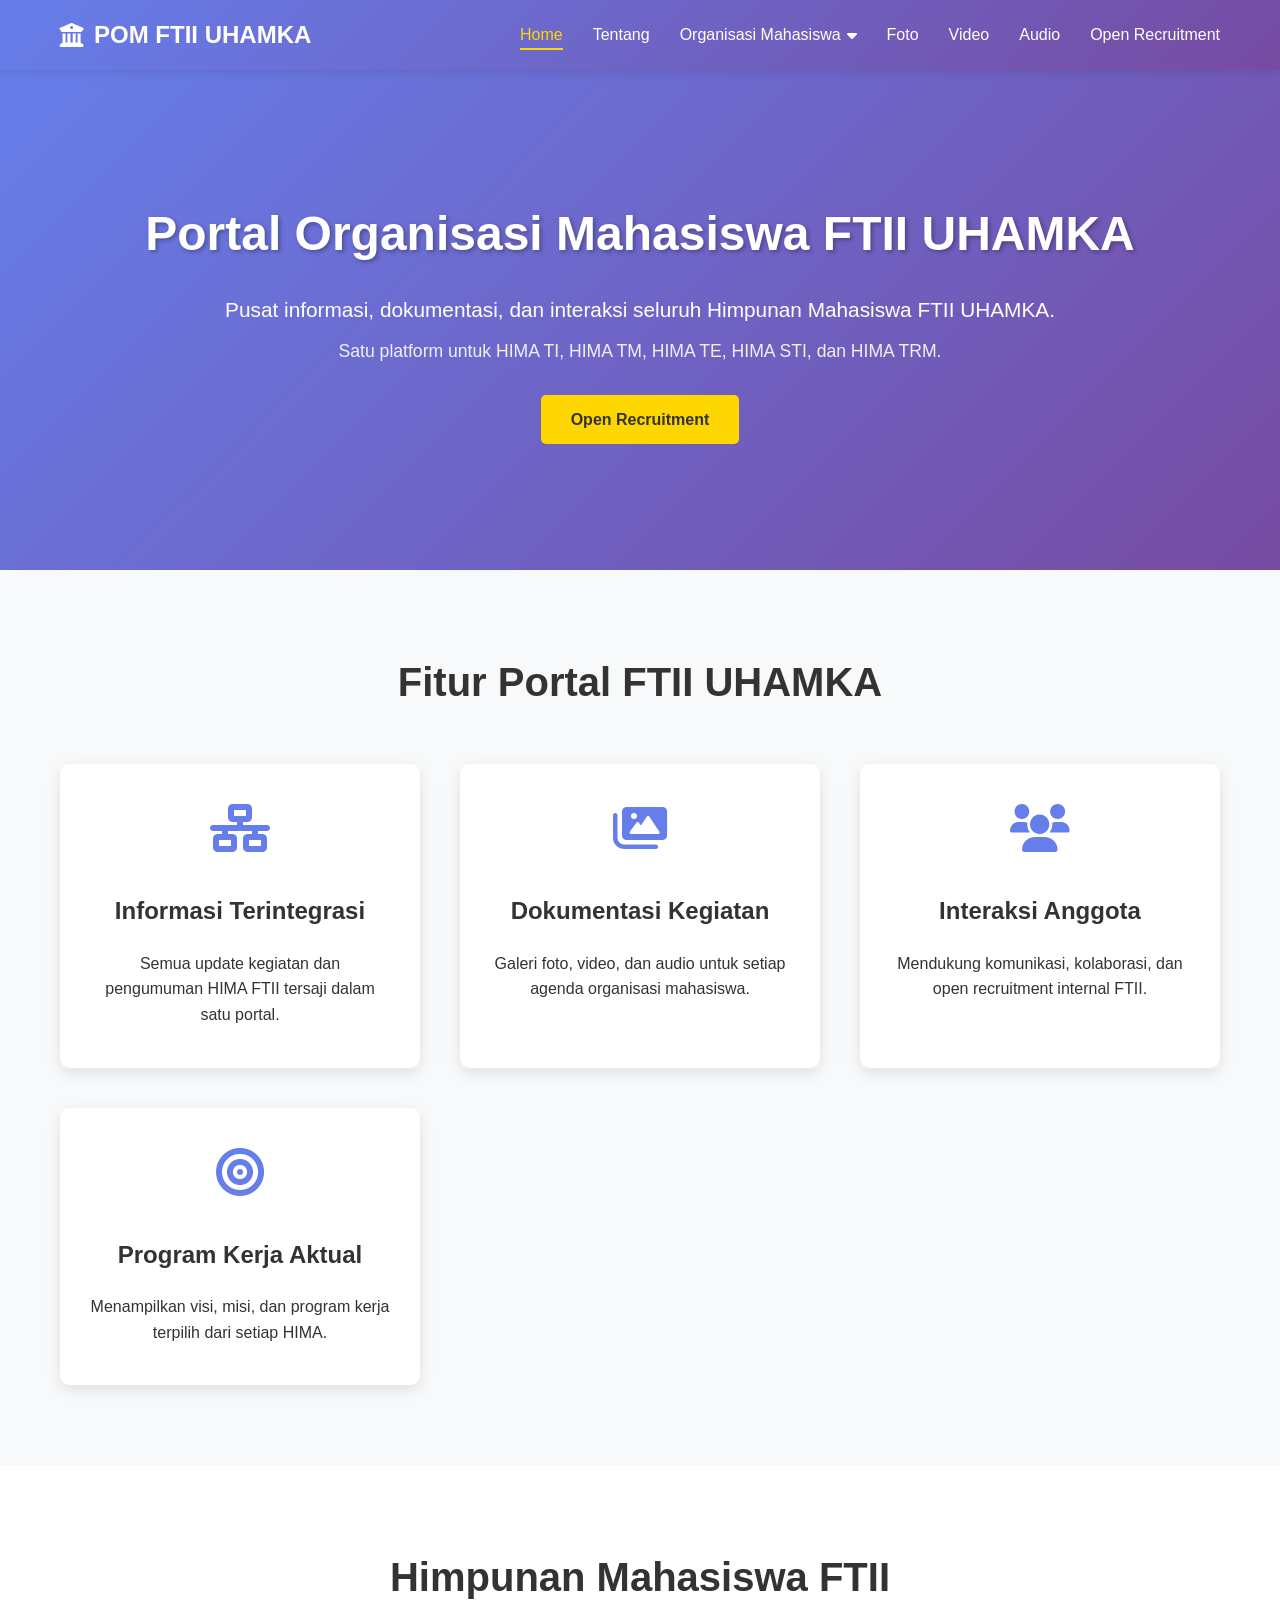
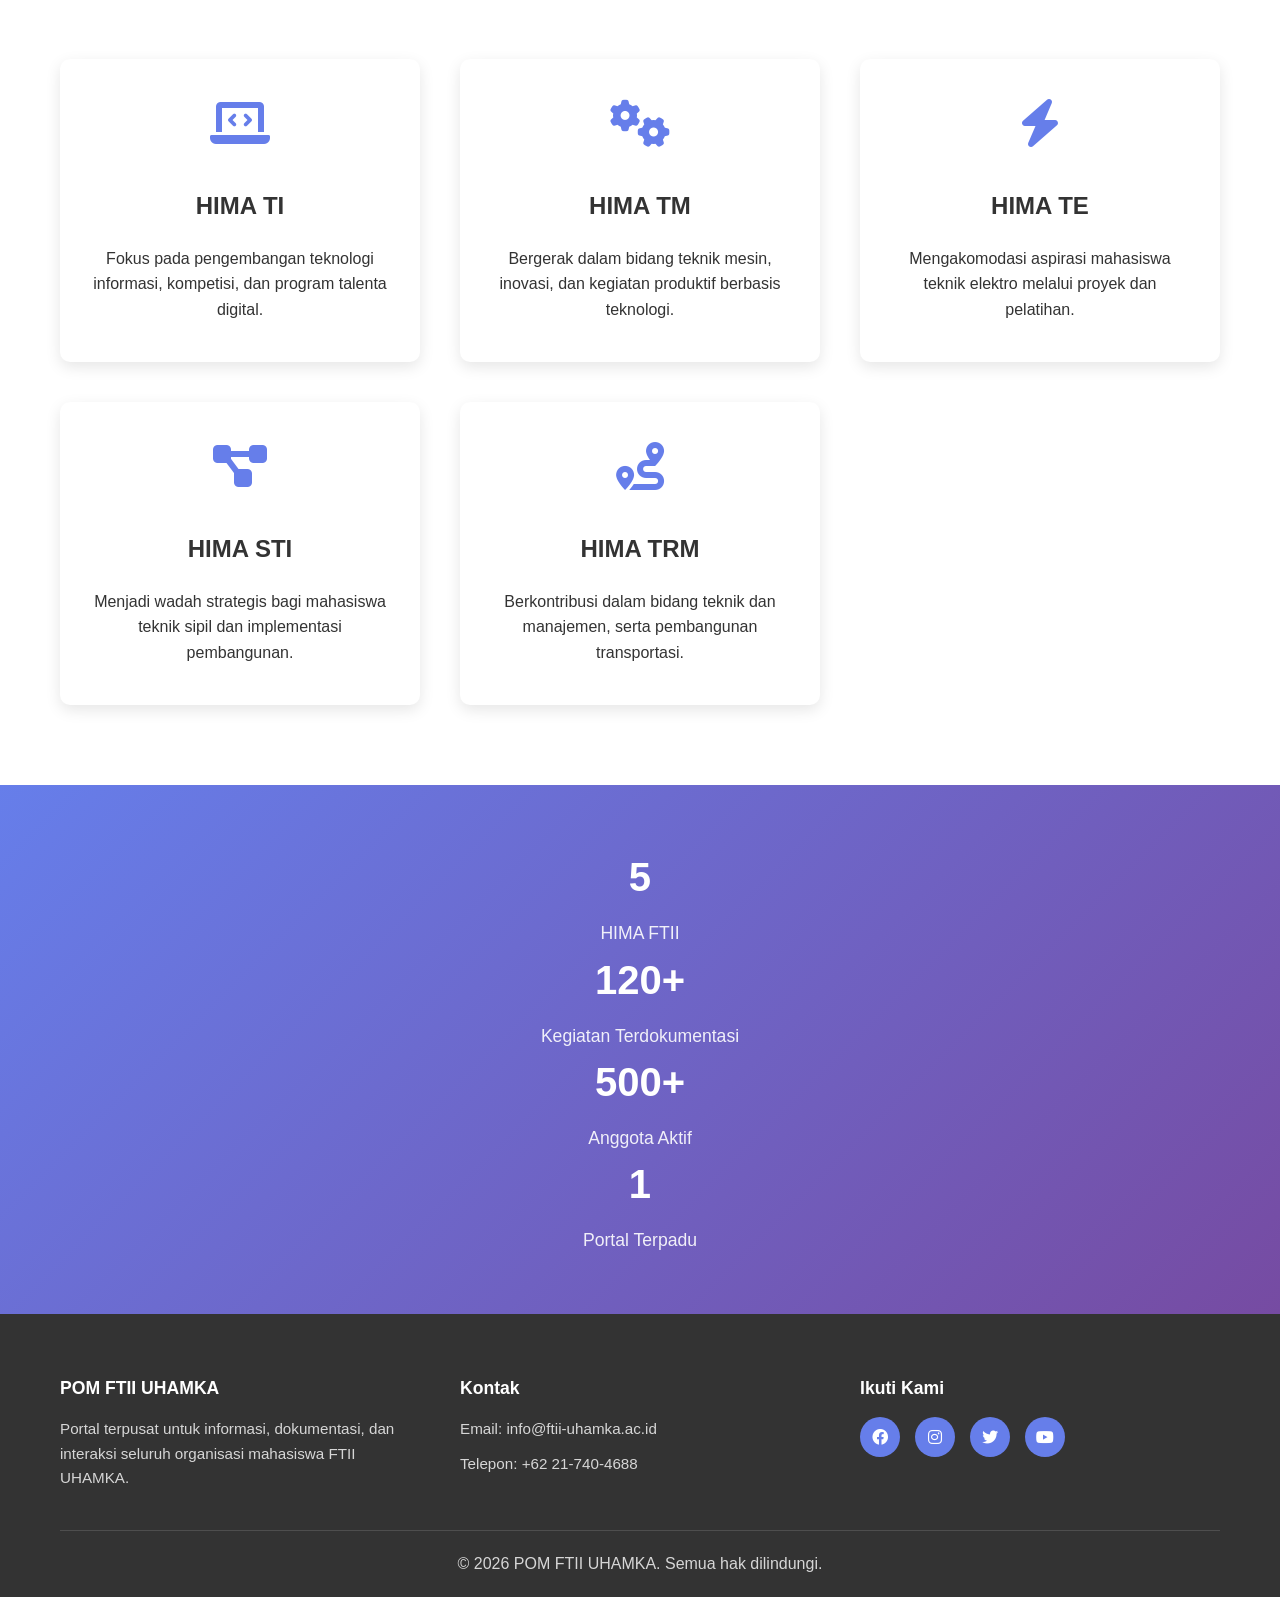
<file: index.html>
<!DOCTYPE html>
<html lang="id">
<head>
    <meta charset="UTF-8">
    <meta name="viewport" content="width=device-width, initial-scale=1.0">
    <title>FTII Nexus Center</title>
    <link rel="stylesheet" href="style.css">
    <link rel="stylesheet" href="https://cdnjs.cloudflare.com/ajax/libs/font-awesome/6.0.0/css/all.min.css">
</head>
<body>
    <!-- Navigation Bar -->
    <nav class="navbar">
        <div class="container">
            <div class="nav-brand">
                <i class="fas fa-university"></i>
                <span>POM FTII UHAMKA</span>
            </div>
            <button class="menu-toggle" id="menuToggle">
                <span></span>
                <span></span>
                <span></span>
            </button>
            <ul class="nav-menu" id="navMenu">
                <li><a href="index.html">Home</a></li>
                <li><a href="tentang.html">Tentang</a></li>
                <li class="nav-item dropdown">
                    <a href="#" class="dropbtn">Organisasi Mahasiswa <i class="fas fa-caret-down"></i></a>
                    <ul class="dropdown-menu">
                        <li><a href="hima-ti.html">HIMA TI</a></li>
                        <li><a href="hima-tm.html">HIMA TM</a></li>
                        <li><a href="hima-te.html">HIMA TE</a></li>
                        <li><a href="hima-sti.html">HIMA STI</a></li>
                        <li><a href="hima-trm.html">HIMA TRM</a></li>
                    </ul>
                </li>
                <li><a href="galeri-foto.html">Foto</a></li>
                <li><a href="galeri-video.html">Video</a></li>
                <li><a href="audio.html">Audio</a></li>
                <li><a href="daftar.html">Open Recruitment</a></li>
            </ul>
        </div>
    </nav>

    <!-- Hero Section -->
    <section class="hero">
        <div class="hero-content">
            <h1>Portal Organisasi Mahasiswa FTII UHAMKA</h1>
            <p>Pusat informasi, dokumentasi, dan interaksi seluruh Himpunan Mahasiswa FTII UHAMKA.</p>
            <p class="tagline">Satu platform untuk HIMA TI, HIMA TM, HIMA TE, HIMA STI, dan HIMA TRM.</p>
            <a href="daftar.html" class="btn btn-primary">Open Recruitment</a>
        </div>
    </section>

    <!-- Features Section -->
    <section class="features">
        <div class="container">
            <h2>Fitur Portal FTII UHAMKA</h2>
            <div class="features-grid">
                <div class="feature-card">
                    <i class="fas fa-network-wired"></i>
                    <h3>Informasi Terintegrasi</h3>
                    <p>Semua update kegiatan dan pengumuman HIMA FTII tersaji dalam satu portal.</p>
                </div>
                <div class="feature-card">
                    <i class="fas fa-images"></i>
                    <h3>Dokumentasi Kegiatan</h3>
                    <p>Galeri foto, video, dan audio untuk setiap agenda organisasi mahasiswa.</p>
                </div>
                <div class="feature-card">
                    <i class="fas fa-users"></i>
                    <h3>Interaksi Anggota</h3>
                    <p>Mendukung komunikasi, kolaborasi, dan open recruitment internal FTII.</p>
                </div>
                <div class="feature-card">
                    <i class="fas fa-bullseye"></i>
                    <h3>Program Kerja Aktual</h3>
                    <p>Menampilkan visi, misi, dan program kerja terpilih dari setiap HIMA.</p>
                </div>
            </div>
        </div>
    </section>

    <!-- HIMA Section -->
    <section class="features" style="background: #ffffff; padding-bottom: 80px;">
        <div class="container">
            <h2>Himpunan Mahasiswa FTII</h2>
            <div class="features-grid">
                <div class="feature-card">
                    <i class="fas fa-laptop-code"></i>
                    <h3>HIMA TI</h3>
                    <p>Fokus pada pengembangan teknologi informasi, kompetisi, dan program talenta digital.</p>
                </div>
                <div class="feature-card">
                    <i class="fas fa-cogs"></i>
                    <h3>HIMA TM</h3>
                    <p>Bergerak dalam bidang teknik mesin, inovasi, dan kegiatan produktif berbasis teknologi.</p>
                </div>
                <div class="feature-card">
                    <i class="fas fa-bolt"></i>
                    <h3>HIMA TE</h3>
                    <p>Mengakomodasi aspirasi mahasiswa teknik elektro melalui proyek dan pelatihan.</p>
                </div>
                <div class="feature-card">
                    <i class="fas fa-project-diagram"></i>
                    <h3>HIMA STI</h3>
                    <p>Menjadi wadah strategis bagi mahasiswa teknik sipil dan implementasi pembangunan.</p>
                </div>
                <div class="feature-card">
                    <i class="fas fa-route"></i>
                    <h3>HIMA TRM</h3>
                    <p>Berkontribusi dalam bidang teknik dan manajemen, serta pembangunan transportasi.</p>
                </div>
            </div>
        </div>
    </section>

    <!-- Statistics Section -->
    <section class="statistics">
        <div class="container">
            <div class="stat">
                <h3>5</h3>
                <p>HIMA FTII</p>
            </div>
            <div class="stat">
                <h3>120+</h3>
                <p>Kegiatan Terdokumentasi</p>
            </div>
            <div class="stat">
                <h3>500+</h3>
                <p>Anggota Aktif</p>
            </div>
            <div class="stat">
                <h3>1</h3>
                <p>Portal Terpadu</p>
            </div>
        </div>
    </section>

    <!-- Footer -->
    <footer class="footer">
        <div class="container">
            <div class="footer-content">
                <div class="footer-section">
                    <h4>POM FTII UHAMKA</h4>
                    <p>Portal terpusat untuk informasi, dokumentasi, dan interaksi seluruh organisasi mahasiswa FTII UHAMKA.</p>
                </div>
                <div class="footer-section">
                    <h4>Kontak</h4>
                    <p>Email: info@ftii-uhamka.ac.id</p>
                    <p>Telepon: +62 21-740-4688</p>
                </div>
                <div class="footer-section">
                    <h4>Ikuti Kami</h4>
                    <div class="social-links">
                        <a href="#"><i class="fab fa-facebook"></i></a>
                        <a href="#"><i class="fab fa-instagram"></i></a>
                        <a href="#"><i class="fab fa-twitter"></i></a>
                        <a href="#"><i class="fab fa-youtube"></i></a>
                    </div>
                </div>
            </div>
            <div class="footer-bottom">
                <p>&copy; 2026 POM FTII UHAMKA. Semua hak dilindungi.</p>
            </div>
        </div>
    </footer>

    <script src="script.js"></script>
</body>
</html>
</file>
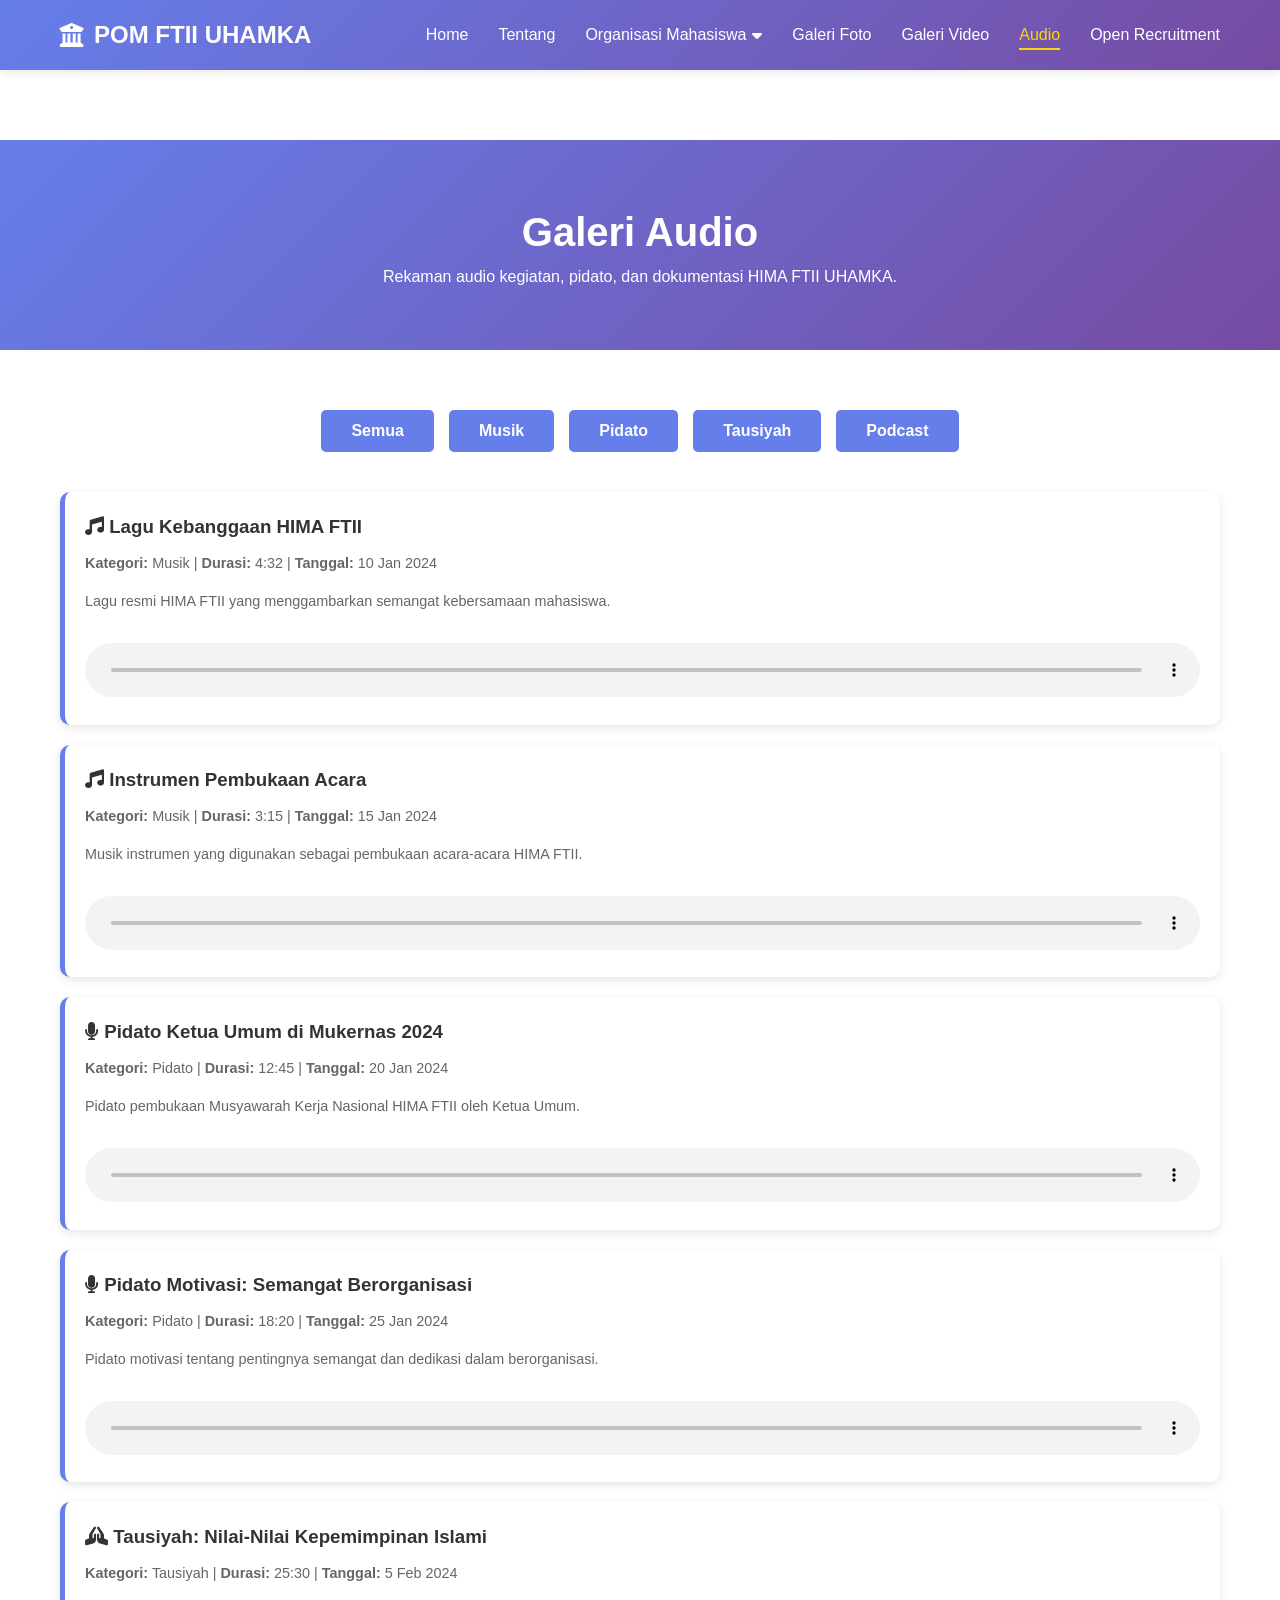
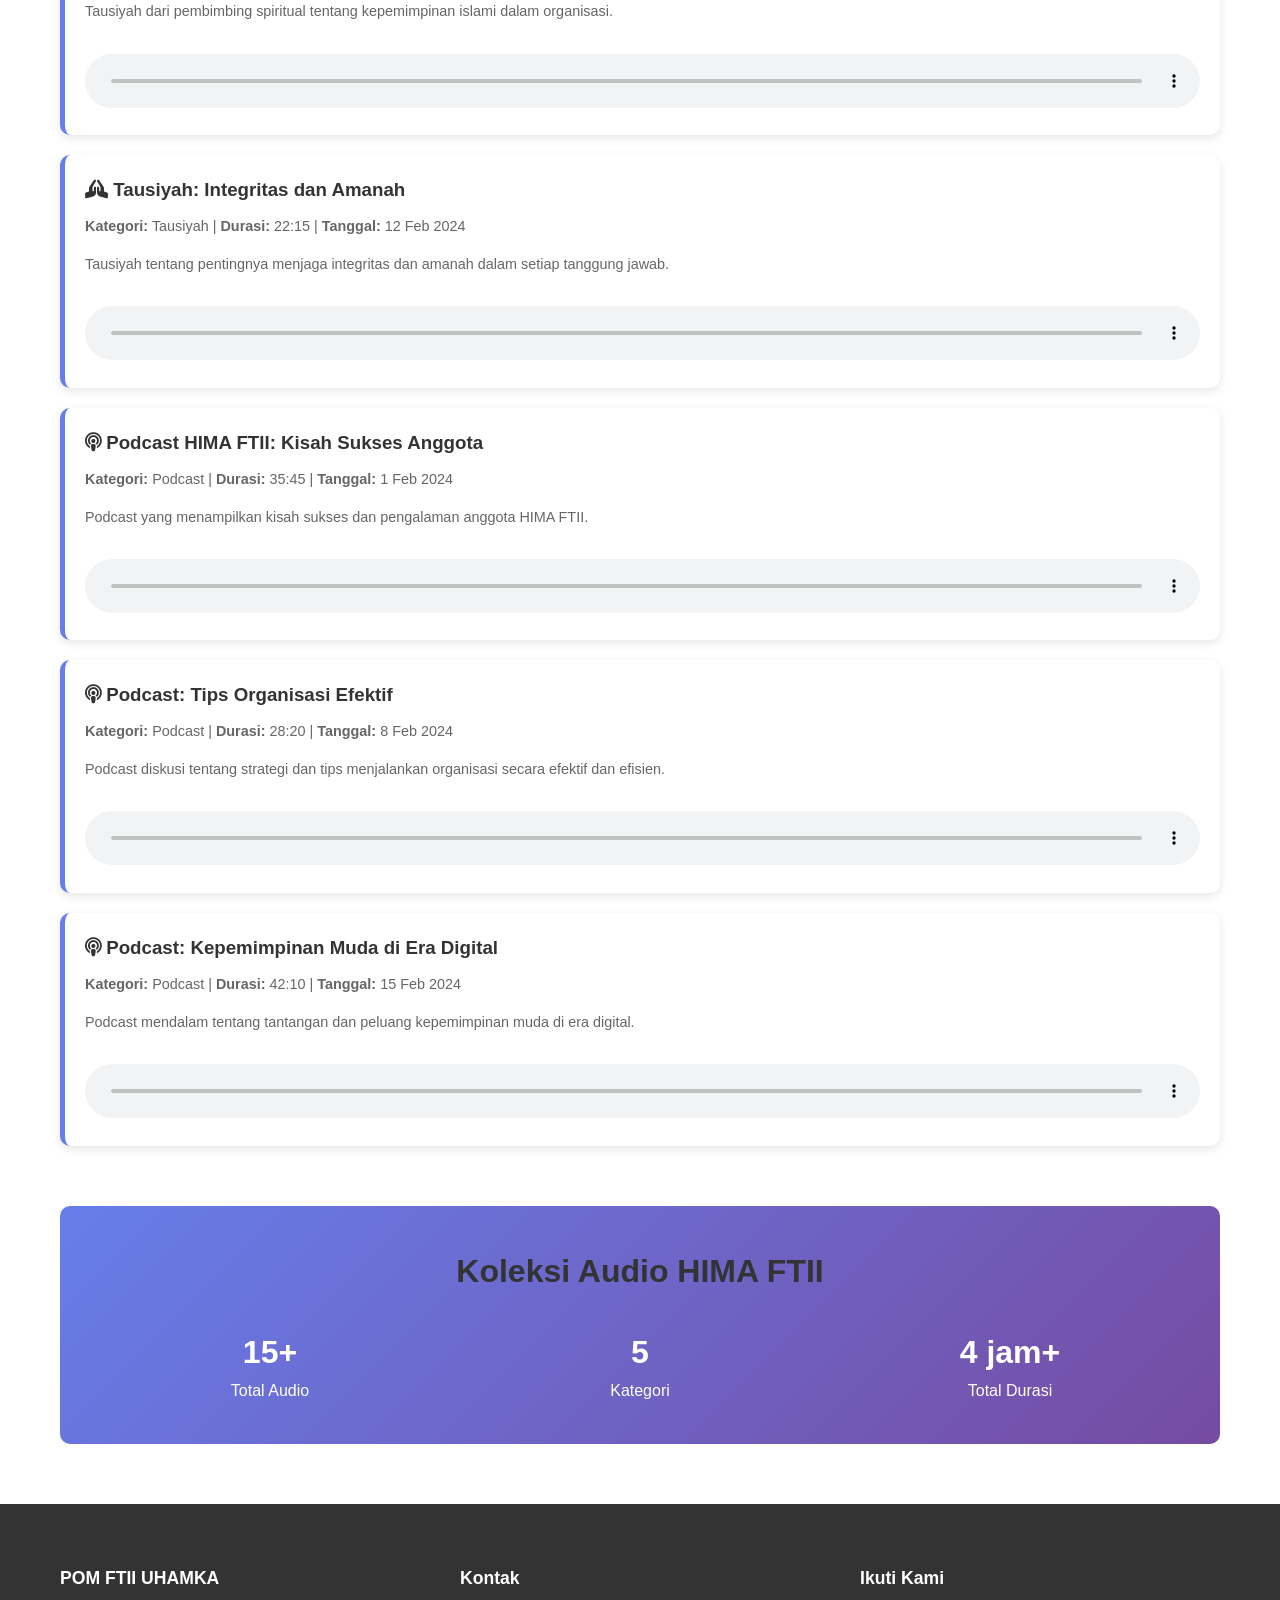
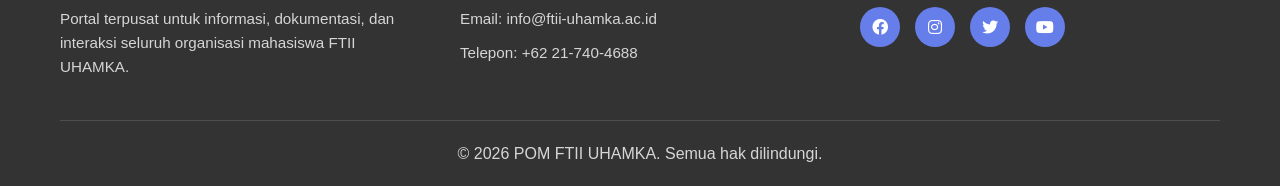
<file: audio.html>
<!DOCTYPE html>
<html lang="id">
<head>
    <meta charset="UTF-8">
    <meta name="viewport" content="width=device-width, initial-scale=1.0">
    <title>Audio - POM FTII UHAMKA</title>
    <link rel="stylesheet" href="style.css">
    <link rel="stylesheet" href="https://cdnjs.cloudflare.com/ajax/libs/font-awesome/6.0.0/css/all.min.css">
</head>
<body>
    <!-- Navigation Bar -->
    <nav class="navbar">
        <div class="container">
            <div class="nav-brand">
                <i class="fas fa-university"></i>
                <span>POM FTII UHAMKA</span>
            </div>
            <button class="menu-toggle" id="menuToggle">
                <span></span>
                <span></span>
                <span></span>
            </button>
            <ul class="nav-menu" id="navMenu">
                <li><a href="index.html">Home</a></li>
                <li><a href="tentang.html">Tentang</a></li>
                <li class="nav-item dropdown">
                    <a href="#" class="dropbtn">Organisasi Mahasiswa <i class="fas fa-caret-down"></i></a>
                    <ul class="dropdown-menu">
                        <li><a href="hima-ti.html">HIMA TI</a></li>
                        <li><a href="hima-tm.html">HIMA TM</a></li>
                        <li><a href="hima-te.html">HIMA TE</a></li>
                        <li><a href="hima-sti.html">HIMA STI</a></li>
                        <li><a href="hima-trm.html">HIMA TRM</a></li>
                    </ul>
                </li>
                <li><a href="galeri-foto.html">Galeri Foto</a></li>
                <li><a href="galeri-video.html">Galeri Video</a></li>
                <li><a href="audio.html">Audio</a></li>
                <li><a href="daftar.html">Open Recruitment</a></li>
            </ul>
        </div>
    </nav>

    <!-- Page Header -->
    <section class="page-header">
        <h1>Galeri Audio</h1>
        <p>Rekaman audio kegiatan, pidato, dan dokumentasi HIMA FTII UHAMKA.</p>
    </section>

    <!-- Content -->
    <section class="content-section">
        <div class="container">
            <!-- Category Tabs -->
            <div style="display: flex; justify-content: center; gap: 15px; flex-wrap: wrap; margin-bottom: 40px;">
                <button class="btn btn-secondary" onclick="filterAudio('semua')" style="background: #667eea;">Semua</button>
                <button class="btn btn-secondary" onclick="filterAudio('musik')">Musik</button>
                <button class="btn btn-secondary" onclick="filterAudio('pidato')">Pidato</button>
                <button class="btn btn-secondary" onclick="filterAudio('tausiyah')">Tausiyah</button>
                <button class="btn btn-secondary" onclick="filterAudio('podcast')">Podcast</button>
            </div>

            <!-- Audio List -->
            <ul class="audio-list">
                <!-- Musik -->
                <li class="audio-item" data-category="musik">
                    <div style="display: flex; justify-content: space-between; align-items: start;">
                        <div>
                            <h3><i class="fas fa-music"></i> Lagu Kebanggaan HIMA FTII</h3>
                            <p><strong>Kategori:</strong> Musik | <strong>Durasi:</strong> 4:32 | <strong>Tanggal:</strong> 10 Jan 2024</p>
                            <p>Lagu resmi HIMA FTII yang menggambarkan semangat kebersamaan mahasiswa.</p>
                        </div>
                    </div>
                    <audio controls style="width: 100%; margin-top: 15px;">
                        <source src="[data-uri]" type="audio/mpeg">
                    </audio>
                </li>

                <li class="audio-item" data-category="musik">
                    <div>
                        <h3><i class="fas fa-music"></i> Instrumen Pembukaan Acara</h3>
                        <p><strong>Kategori:</strong> Musik | <strong>Durasi:</strong> 3:15 | <strong>Tanggal:</strong> 15 Jan 2024</p>
                        <p>Musik instrumen yang digunakan sebagai pembukaan acara-acara HIMA FTII.</p>
                    </div>
                    <audio controls style="width: 100%; margin-top: 15px;">
                        <source src="" type="audio/mpeg">
                    </audio>
                </li>

                <!-- Pidato -->
                <li class="audio-item" data-category="pidato">
                    <div>
                        <h3><i class="fas fa-microphone"></i> Pidato Ketua Umum di Mukernas 2024</h3>
                        <p><strong>Kategori:</strong> Pidato | <strong>Durasi:</strong> 12:45 | <strong>Tanggal:</strong> 20 Jan 2024</p>
                        <p>Pidato pembukaan Musyawarah Kerja Nasional HIMA FTII oleh Ketua Umum.</p>
                    </div>
                    <audio controls style="width: 100%; margin-top: 15px;">
                        <source src="" type="audio/mpeg">
                    </audio>
                </li>

                <li class="audio-item" data-category="pidato">
                    <div>
                        <h3><i class="fas fa-microphone"></i> Pidato Motivasi: Semangat Berorganisasi</h3>
                        <p><strong>Kategori:</strong> Pidato | <strong>Durasi:</strong> 18:20 | <strong>Tanggal:</strong> 25 Jan 2024</p>
                        <p>Pidato motivasi tentang pentingnya semangat dan dedikasi dalam berorganisasi.</p>
                    </div>
                    <audio controls style="width: 100%; margin-top: 15px;">
                        <source src="" type="audio/mpeg">
                    </audio>
                </li>

                <!-- Tausiyah -->
                <li class="audio-item" data-category="tausiyah">
                    <div>
                        <h3><i class="fas fa-hands-praying"></i> Tausiyah: Nilai-Nilai Kepemimpinan Islami</h3>
                        <p><strong>Kategori:</strong> Tausiyah | <strong>Durasi:</strong> 25:30 | <strong>Tanggal:</strong> 5 Feb 2024</p>
                        <p>Tausiyah dari pembimbing spiritual tentang kepemimpinan islami dalam organisasi.</p>
                    </div>
                    <audio controls style="width: 100%; margin-top: 15px;">
                        <source src="" type="audio/mpeg">
                    </audio>
                </li>

                <li class="audio-item" data-category="tausiyah">
                    <div>
                        <h3><i class="fas fa-hands-praying"></i> Tausiyah: Integritas dan Amanah</h3>
                        <p><strong>Kategori:</strong> Tausiyah | <strong>Durasi:</strong> 22:15 | <strong>Tanggal:</strong> 12 Feb 2024</p>
                        <p>Tausiyah tentang pentingnya menjaga integritas dan amanah dalam setiap tanggung jawab.</p>
                    </div>
                    <audio controls style="width: 100%; margin-top: 15px;">
                        <source src="" type="audio/mpeg">
                    </audio>
                </li>

                <!-- Podcast -->
                <li class="audio-item" data-category="podcast">
                    <div>
                        <h3><i class="fas fa-podcast"></i> Podcast HIMA FTII: Kisah Sukses Anggota</h3>
                        <p><strong>Kategori:</strong> Podcast | <strong>Durasi:</strong> 35:45 | <strong>Tanggal:</strong> 1 Feb 2024</p>
                        <p>Podcast yang menampilkan kisah sukses dan pengalaman anggota HIMA FTII.</p>
                    </div>
                    <audio controls style="width: 100%; margin-top: 15px;">
                        <source src="" type="audio/mpeg">
                    </audio>
                </li>

                <li class="audio-item" data-category="podcast">
                    <div>
                        <h3><i class="fas fa-podcast"></i> Podcast: Tips Organisasi Efektif</h3>
                        <p><strong>Kategori:</strong> Podcast | <strong>Durasi:</strong> 28:20 | <strong>Tanggal:</strong> 8 Feb 2024</p>
                        <p>Podcast diskusi tentang strategi dan tips menjalankan organisasi secara efektif dan efisien.</p>
                    </div>
                    <audio controls style="width: 100%; margin-top: 15px;">
                        <source src="" type="audio/mpeg">
                    </audio>
                </li>

                <li class="audio-item" data-category="podcast">
                    <div>
                        <h3><i class="fas fa-podcast"></i> Podcast: Kepemimpinan Muda di Era Digital</h3>
                        <p><strong>Kategori:</strong> Podcast | <strong>Durasi:</strong> 42:10 | <strong>Tanggal:</strong> 15 Feb 2024</p>
                        <p>Podcast mendalam tentang tantangan dan peluang kepemimpinan muda di era digital.</p>
                    </div>
                    <audio controls style="width: 100%; margin-top: 15px;">
                        <source src="" type="audio/mpeg">
                    </audio>
                </li>
            </ul>

            <!-- Statistics -->
            <div style="background: linear-gradient(135deg, #667eea 0%, #764ba2 100%); color: white; padding: 40px; border-radius: 10px; margin-top: 60px; text-align: center;">
                <h2 style="margin-bottom: 30px;">Koleksi Audio HIMA FTII</h2>
                <div style="display: grid; grid-template-columns: repeat(auto-fit, minmax(200px, 1fr)); gap: 30px;">
                    <div>
                        <p style="font-size: 2rem; font-weight: bold;">15+</p>
                        <p>Total Audio</p>
                    </div>
                    <div>
                        <p style="font-size: 2rem; font-weight: bold;">5</p>
                        <p>Kategori</p>
                    </div>
                    <div>
                        <p style="font-size: 2rem; font-weight: bold;">4 jam+</p>
                        <p>Total Durasi</p>
                    </div>
                </div>
            </div>
        </div>
    </section>

    <!-- Footer -->
    <footer class="footer">
        <div class="container">
            <div class="footer-content">
                <div class="footer-section">
                    <h4>POM FTII UHAMKA</h4>
                    <p>Portal terpusat untuk informasi, dokumentasi, dan interaksi seluruh organisasi mahasiswa FTII UHAMKA.</p>
                </div>
                <div class="footer-section">
                    <h4>Kontak</h4>
                    <p>Email: info@ftii-uhamka.ac.id</p>
                    <p>Telepon: +62 21-740-4688</p>
                </div>
                <div class="footer-section">
                    <h4>Ikuti Kami</h4>
                    <div class="social-links">
                        <a href="#"><i class="fab fa-facebook"></i></a>
                        <a href="#"><i class="fab fa-instagram"></i></a>
                        <a href="#"><i class="fab fa-twitter"></i></a>
                        <a href="#"><i class="fab fa-youtube"></i></a>
                    </div>
                </div>
            </div>
            <div class="footer-bottom">
                <p>&copy; 2026 POM FTII UHAMKA. Semua hak dilindungi.</p>
            </div>
        </div>
    </footer>

    <script src="script.js"></script>
    <script>
        function filterAudio(category) {
            const items = document.querySelectorAll('.audio-item');
            items.forEach(item => {
                if (category === 'semua') {
                    item.style.display = 'block';
                } else {
                    if (item.getAttribute('data-category') === category) {
                        item.style.display = 'block';
                    } else {
                        item.style.display = 'none';
                    }
                }
            });
        }
    </script>
</body>
</html>
</file>
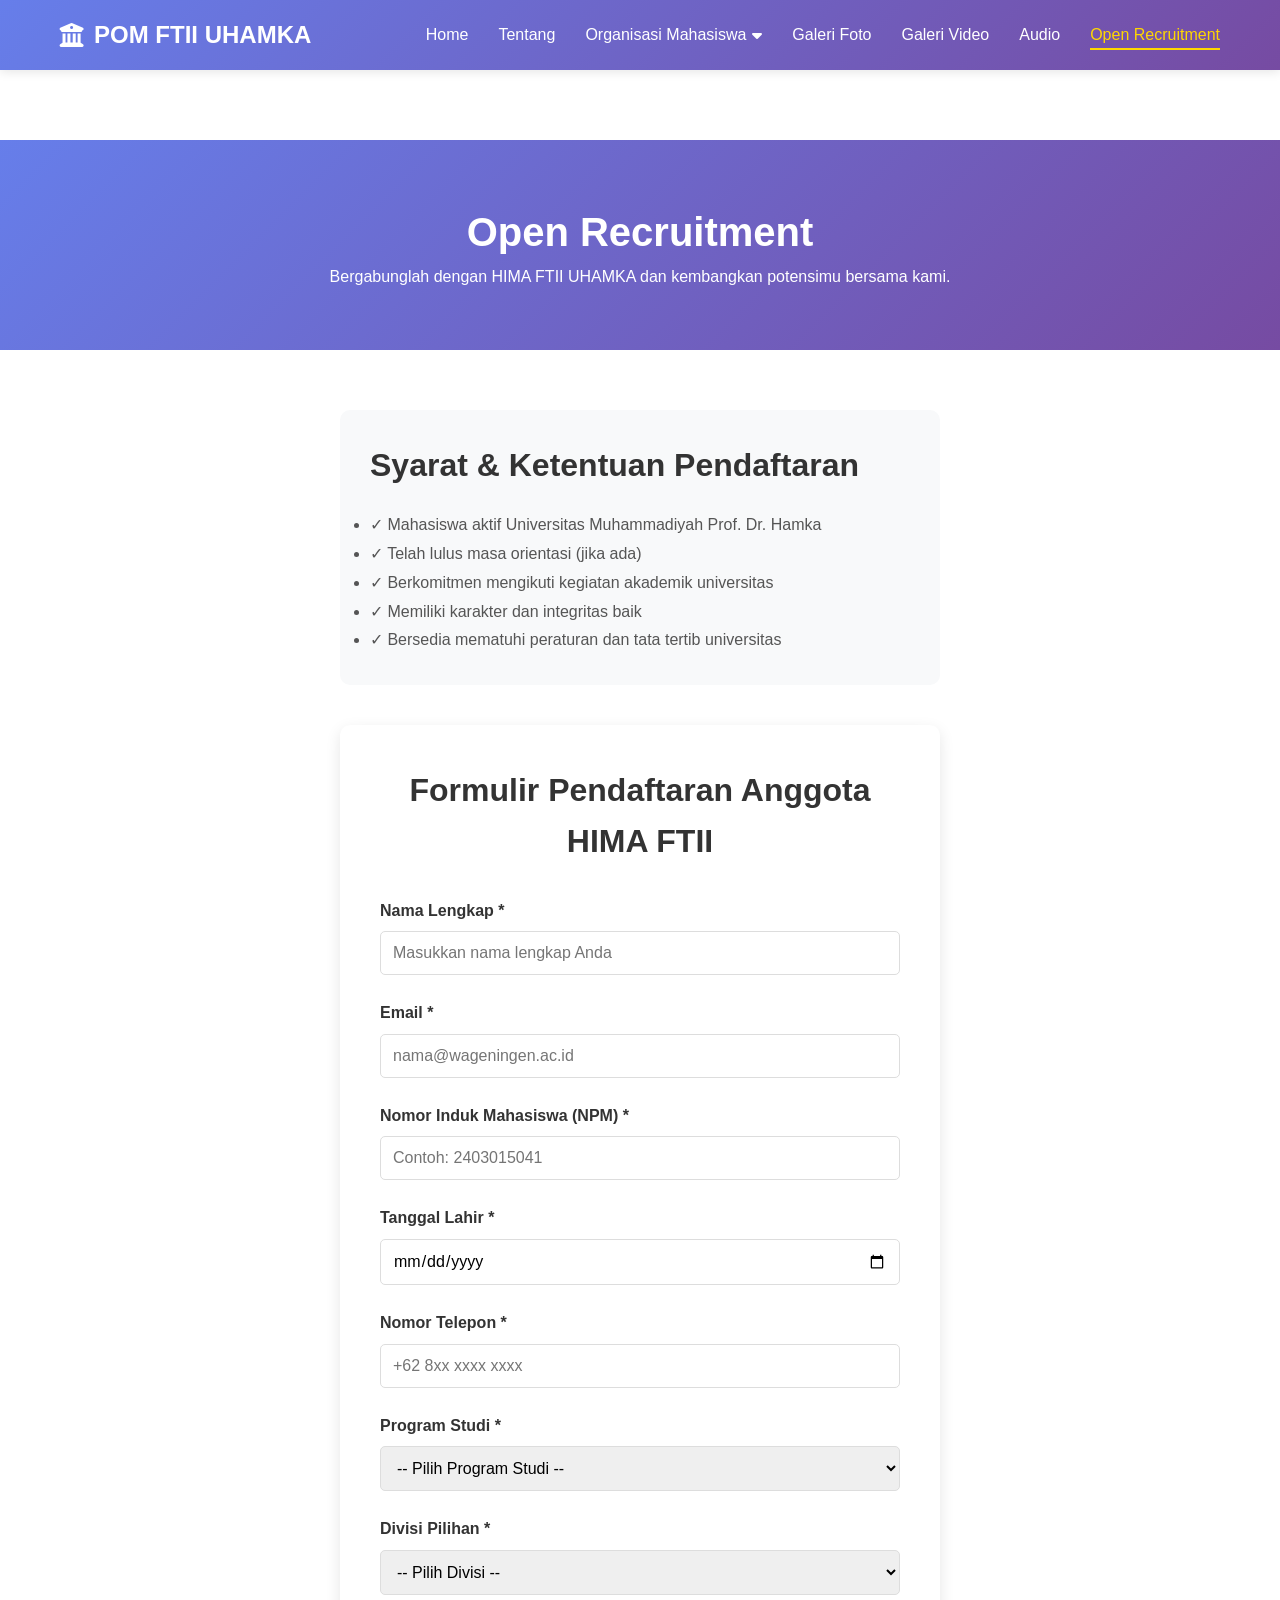
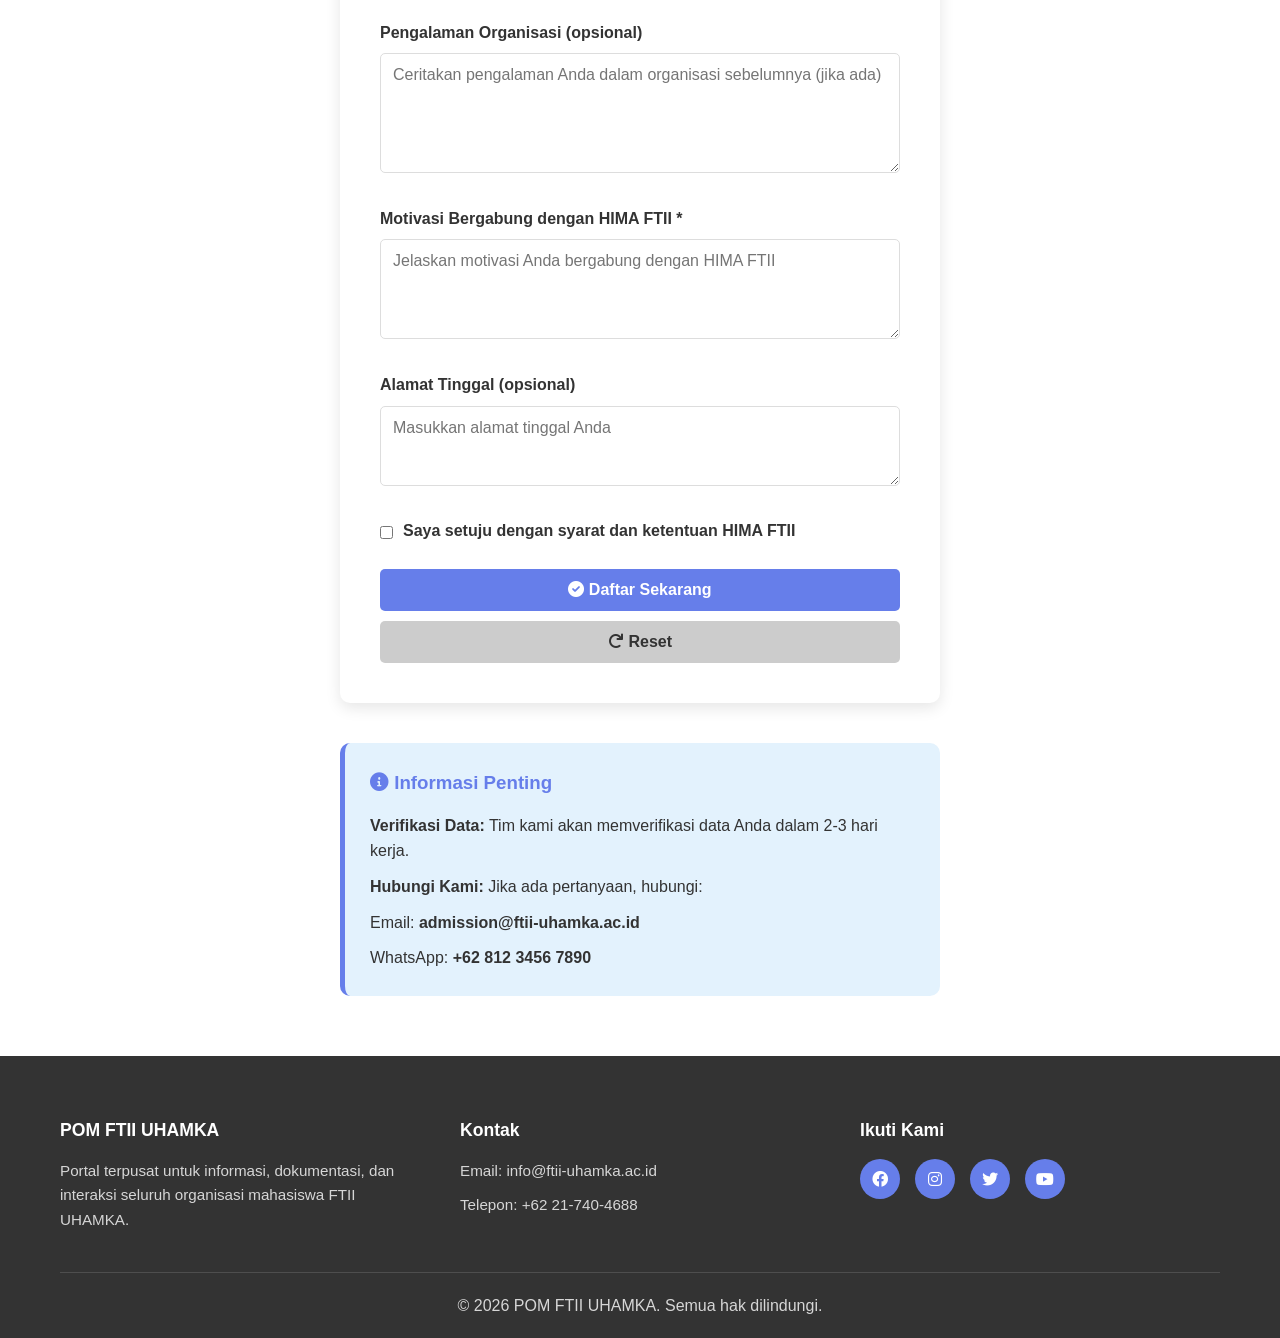
<file: daftar.html>
<!DOCTYPE html>
<html lang="id">
<head>
    <meta charset="UTF-8">
    <meta name="viewport" content="width=device-width, initial-scale=1.0">
    <title>Open Recruitment - POM FTII UHAMKA</title>
    <link rel="stylesheet" href="style.css">
    <link rel="stylesheet" href="https://cdnjs.cloudflare.com/ajax/libs/font-awesome/6.0.0/css/all.min.css">
</head>
<body>
    <!-- Navigation Bar -->
    <nav class="navbar">
        <div class="container">
            <div class="nav-brand">
                <i class="fas fa-university"></i>
                <span>POM FTII UHAMKA</span>
            </div>
            <button class="menu-toggle" id="menuToggle">
                <span></span>
                <span></span>
                <span></span>
            </button>
            <ul class="nav-menu" id="navMenu">
                <li><a href="index.html">Home</a></li>
                <li><a href="tentang.html">Tentang</a></li>
                <li class="nav-item dropdown">
                    <a href="#" class="dropbtn">Organisasi Mahasiswa <i class="fas fa-caret-down"></i></a>
                    <ul class="dropdown-menu">
                        <li><a href="hima-ti.html">HIMA TI</a></li>
                        <li><a href="hima-tm.html">HIMA TM</a></li>
                        <li><a href="hima-te.html">HIMA TE</a></li>
                        <li><a href="hima-sti.html">HIMA STI</a></li>
                        <li><a href="hima-trm.html">HIMA TRM</a></li>
                    </ul>
                </li>
                <li><a href="galeri-foto.html">Galeri Foto</a></li>
                <li><a href="galeri-video.html">Galeri Video</a></li>
                <li><a href="audio.html">Audio</a></li>
                <li><a href="daftar.html">Open Recruitment</a></li>
            </ul>
        </div>
    </nav>

    <!-- Page Header -->
    <section class="page-header">
        <h1>Open Recruitment</h1>
        <p>Bergabunglah dengan HIMA FTII UHAMKA dan kembangkan potensimu bersama kami.</p>
    </section>

    <!-- Content -->
    <section class="content-section">
        <div class="container">
            <div style="max-width: 600px; margin: 0 auto;">
                <div style="background: #f8f9fa; padding: 30px; border-radius: 10px; margin-bottom: 40px;">
                    <h2 style="margin-bottom: 20px;">Syarat & Ketentuan Pendaftaran</h2>
                    <ul style="line-height: 1.8; color: #555;">
                        <li>✓ Mahasiswa aktif Universitas Muhammadiyah Prof. Dr. Hamka</li>
                        <li>✓ Telah lulus masa orientasi (jika ada)</li>
                        <li>✓ Berkomitmen mengikuti kegiatan akademik universitas</li>
                        <li>✓ Memiliki karakter dan integritas baik</li>
                        <li>✓ Bersedia mematuhi peraturan dan tata tertib universitas</li>
                    </ul>
                </div>

                <form class="form-container" onsubmit="return validateForm()">
                    <h2 style="margin-bottom: 30px; text-align: center;">Formulir Pendaftaran Anggota HIMA FTII</h2>

                    <!-- Nama -->
                    <div class="form-group">
                        <label for="nama">Nama Lengkap *</label>
                        <input type="text" id="nama" name="nama" placeholder="Masukkan nama lengkap Anda" required>
                    </div>

                    <!-- Email -->
                    <div class="form-group">
                        <label for="email">Email *</label>
                        <input type="email" id="email" name="email" placeholder="nama@wageningen.ac.id" required>
                    </div>

                    <!-- Nomor Induk -->
                    <div class="form-group">
                        <label for="npm">Nomor Induk Mahasiswa (NPM) *</label>
                        <input type="text" id="npm" name="npm" placeholder="Contoh: 2403015041" maxlength="10" required>
                    </div>

                    <!-- Tanggal Lahir -->
                    <div class="form-group">
                        <label for="tgllahir">Tanggal Lahir *</label>
                        <input type="date" id="tgllahir" name="tgllahir" required>
                    </div>

                    <!-- Nomor Telepon -->
                    <div class="form-group">
                        <label for="telepon">Nomor Telepon *</label>
                        <input type="tel" id="telepon" name="telepon" placeholder="+62 8xx xxxx xxxx" required>
                    </div>

                    <!-- Program Studi -->
                    <div class="form-group">
                        <label for="prodi">Program Studi *</label>
                        <select id="prodi" name="prodi" required>
                            <option value="">-- Pilih Program Studi --</option>
                            <option value="teknik-informatika">Teknik Informatika</option>
                            <option value="teknik-mesin">Teknik Mesin</option>
                            <option value="teknik-sipil">Teknik Sipil</option>
                            <option value="teknik-elektro">Teknik Elektro</option>
                            <option value="manajemen">Manajemen</option>
                            <option value="akuntansi">Akuntansi</option>
                            <option value="agribisnis">Agribisnis</option>
                            <option value="pendidikan">Pendidikan</option>
                        </select>
                    </div>

                    <!-- Divisi -->
                    <div class="form-group">
                        <label for="divisi">Divisi Pilihan *</label>
                        <select id="divisi" name="divisi" required>
                            <option value="">-- Pilih Divisi --</option>
                            <option value="internal">Divisi Internal</option>
                            <option value="external">Divisi External</option>
                            <option value="acara">Divisi Acara</option>
                            <option value="keuangan">Divisi Keuangan</option>
                            <option value="kebijakan">Divisi Kebijakan</option>
                            <option value="komunikasi">Divisi Komunikasi</option>
                        </select>
                    </div>

                    <!-- Pengalaman Organisasi -->
                    <div class="form-group">
                        <label for="pengalaman">Pengalaman Organisasi (opsional)</label>
                        <textarea id="pengalaman" name="pengalaman" placeholder="Ceritakan pengalaman Anda dalam organisasi sebelumnya (jika ada)"></textarea>
                    </div>

                    <!-- Motivasi -->
                    <div class="form-group">
                        <label for="motivasi">Motivasi Bergabung dengan HIMA FTII *</label>
                        <textarea id="motivasi" name="motivasi" placeholder="Jelaskan motivasi Anda bergabung dengan HIMA FTII" required style="min-height: 100px;"></textarea>
                    </div>

                    <!-- Alamat -->
                    <div class="form-group">
                        <label for="alamat">Alamat Tinggal (opsional)</label>
                        <textarea id="alamat" name="alamat" placeholder="Masukkan alamat tinggal Anda" style="min-height: 80px;"></textarea>
                    </div>

                    <!-- Checkbox Agreement -->
                    <div class="form-group checkbox">
                        <input type="checkbox" id="agreement" name="agreement" required>
                        <label for="agreement" style="margin: 0;">Saya setuju dengan syarat dan ketentuan HIMA FTII</label>
                    </div>

                    <!-- Submit Button -->
                    <button type="submit" class="form-submit">
                        <i class="fas fa-check-circle"></i> Daftar Sekarang
                    </button>

                    <!-- Reset Button -->
                    <button type="reset" style="width: 100%; padding: 12px; background: #ccc; color: #333; border: none; border-radius: 5px; font-size: 1rem; font-weight: bold; cursor: pointer; margin-top: 10px; transition: 0.3s;">
                        <i class="fas fa-redo"></i> Reset
                    </button>
                </form>

                <!-- Info Box -->
                <div style="background: #e3f2fd; padding: 25px; border-radius: 10px; margin-top: 40px; border-left: 5px solid #667eea;">
                    <h3 style="color: #667eea; margin-bottom: 15px;">
                        <i class="fas fa-info-circle"></i> Informasi Penting
                    </h3>
                    <p style="margin-bottom: 10px;">
                        <strong>Verifikasi Data:</strong> Tim kami akan memverifikasi data Anda dalam 2-3 hari kerja.
                    </p>
                    <p style="margin-bottom: 10px;">
                        <strong>Hubungi Kami:</strong> Jika ada pertanyaan, hubungi:
                    </p>
                    <p style="margin-bottom: 10px;">
                        Email: <strong>admission@ftii-uhamka.ac.id</strong>
                    </p>
                    <p>
                        WhatsApp: <strong>+62 812 3456 7890</strong>
                    </p>
                </div>
            </div>
        </div>
    </section>

    <!-- Footer -->
    <footer class="footer">
        <div class="container">
            <div class="footer-content">
                <div class="footer-section">
                    <h4>POM FTII UHAMKA</h4>
                    <p>Portal terpusat untuk informasi, dokumentasi, dan interaksi seluruh organisasi mahasiswa FTII UHAMKA.</p>
                </div>
                <div class="footer-section">
                    <h4>Kontak</h4>
                    <p>Email: info@ftii-uhamka.ac.id</p>
                    <p>Telepon: +62 21-740-4688</p>
                </div>
                <div class="footer-section">
                    <h4>Ikuti Kami</h4>
                    <div class="social-links">
                        <a href="#"><i class="fab fa-facebook"></i></a>
                        <a href="#"><i class="fab fa-instagram"></i></a>
                        <a href="#"><i class="fab fa-twitter"></i></a>
                        <a href="#"><i class="fab fa-youtube"></i></a>
                    </div>
                </div>
            </div>
            <div class="footer-bottom">
                <p>&copy; 2026 POM FTII UHAMKA. Semua hak dilindungi.</p>
            </div>
        </div>
    </footer>

    <script src="script.js"></script>
</body>
</html>
</file>
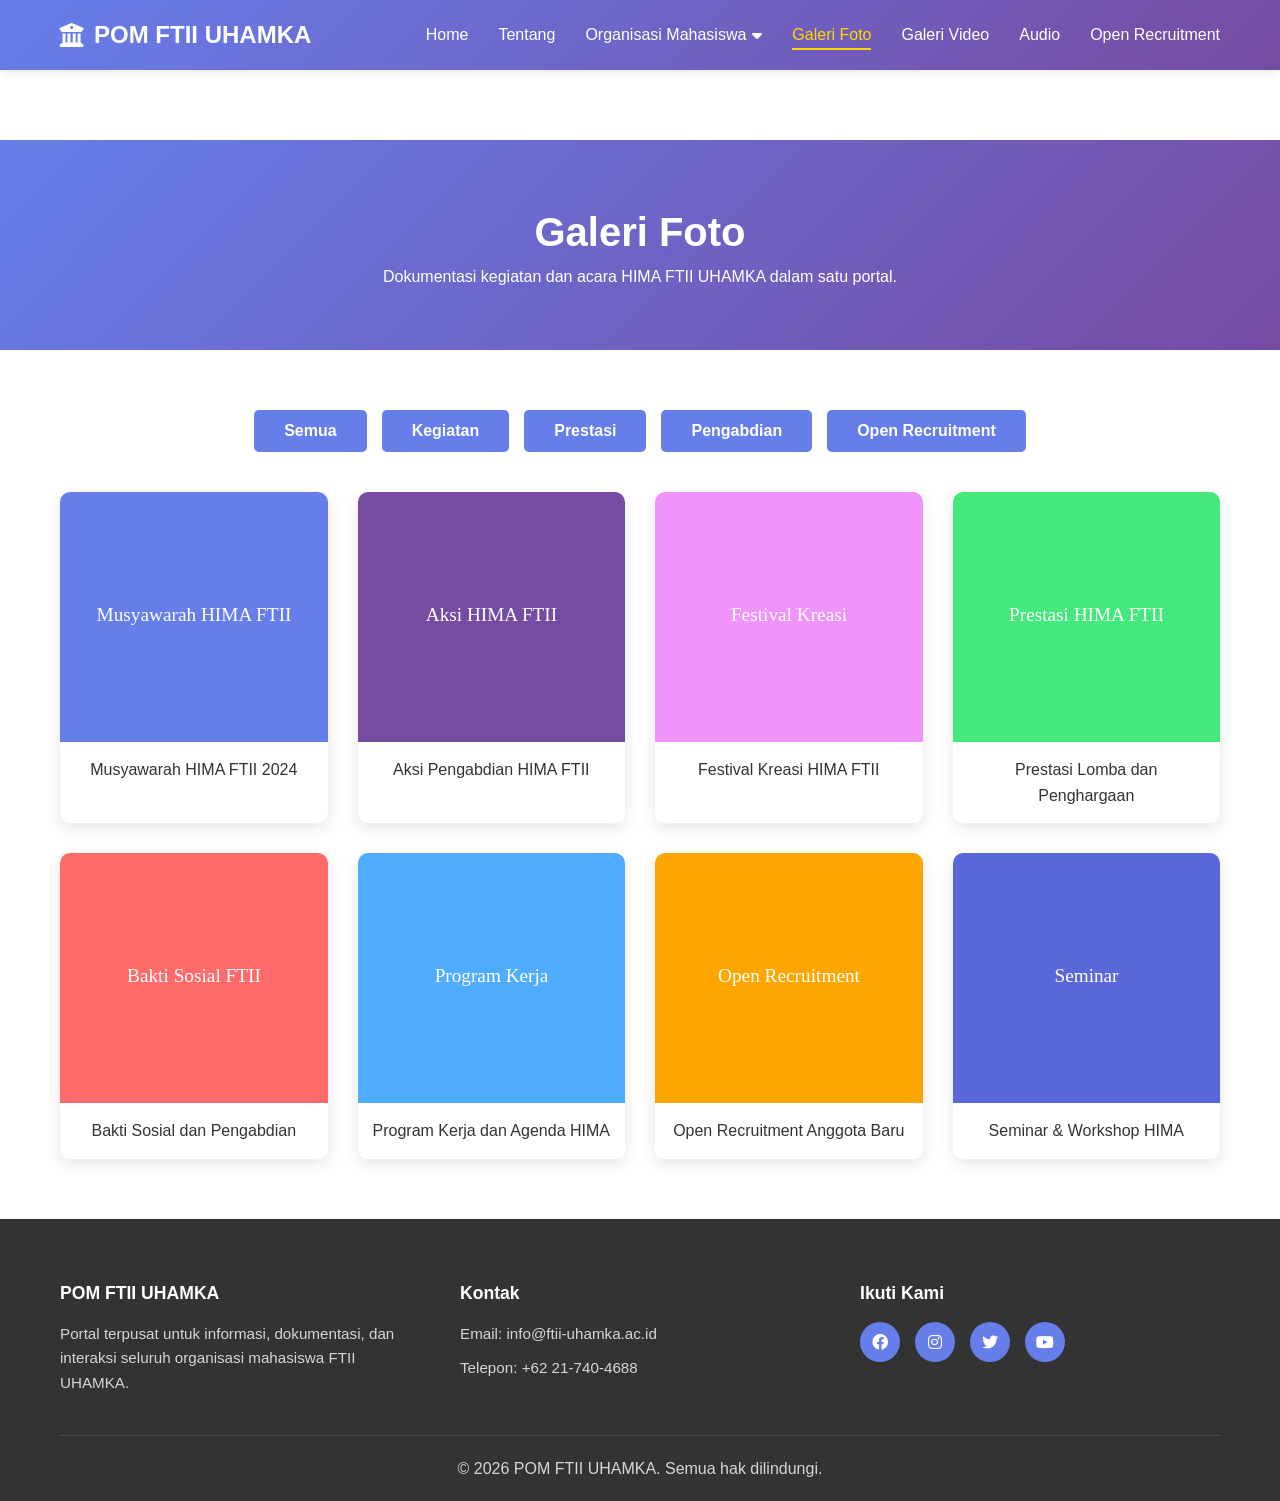
<file: galeri-foto.html>
<!DOCTYPE html>
<html lang="id">
<head>
    <meta charset="UTF-8">
    <meta name="viewport" content="width=device-width, initial-scale=1.0">
    <title>Galeri Foto - POM FTII UHAMKA</title>
    <link rel="stylesheet" href="style.css">
    <link rel="stylesheet" href="https://cdnjs.cloudflare.com/ajax/libs/font-awesome/6.0.0/css/all.min.css">
</head>
<body>
    <!-- Navigation Bar -->
    <nav class="navbar">
        <div class="container">
            <div class="nav-brand">
                <i class="fas fa-university"></i>
                <span>POM FTII UHAMKA</span>
            </div>
            <button class="menu-toggle" id="menuToggle">
                <span></span>
                <span></span>
                <span></span>
            </button>
            <ul class="nav-menu" id="navMenu">
                <li><a href="index.html">Home</a></li>
                <li><a href="tentang.html">Tentang</a></li>
                <li class="nav-item dropdown">
                    <a href="#" class="dropbtn">Organisasi Mahasiswa <i class="fas fa-caret-down"></i></a>
                    <ul class="dropdown-menu">
                        <li><a href="hima-ti.html">HIMA TI</a></li>
                        <li><a href="hima-tm.html">HIMA TM</a></li>
                        <li><a href="hima-te.html">HIMA TE</a></li>
                        <li><a href="hima-sti.html">HIMA STI</a></li>
                        <li><a href="hima-trm.html">HIMA TRM</a></li>
                    </ul>
                </li>
                <li><a href="galeri-foto.html">Galeri Foto</a></li>
                <li><a href="galeri-video.html">Galeri Video</a></li>
                <li><a href="audio.html">Audio</a></li>
                <li><a href="daftar.html">Open Recruitment</a></li>
            </ul>
        </div>
    </nav>

    <!-- Page Header -->
    <section class="page-header">
        <h1>Galeri Foto</h1>
        <p>Dokumentasi kegiatan dan acara HIMA FTII UHAMKA dalam satu portal.</p>
    </section>

    <!-- Content -->
    <section class="content-section">
        <div class="container">
            <!-- Category Tabs -->
            <div style="display: flex; justify-content: center; gap: 15px; flex-wrap: wrap; margin-bottom: 40px;">
                <button class="btn btn-secondary" onclick="filterGallery('semua')" style="background: #667eea;">Semua</button>
                <button class="btn btn-secondary" onclick="filterGallery('kegiatan')">Kegiatan</button>
                <button class="btn btn-secondary" onclick="filterGallery('prestasi')">Prestasi</button>
                <button class="btn btn-secondary" onclick="filterGallery('pengabdian')">Pengabdian</button>
                <button class="btn btn-secondary" onclick="filterGallery('rekrutmen')">Open Recruitment</button>
            </div>

            <!-- Gallery Grid -->
            <div class="gallery-grid">
                <!-- Acara -->
                <div class="gallery-item" data-category="kegiatan">
                    <img src="data:image/svg+xml,%3Csvg xmlns='http://www.w3.org/2000/svg' width='250' height='250'%3E%3Crect fill='%23667eea' width='250' height='250'/%3E%3Ctext x='50%25' y='50%25' font-size='18' fill='white' text-anchor='middle' dominant-baseline='middle'%3EMusyawarah HIMA FTII%3C/text%3E%3C/svg%3E" alt="Musyawarah HIMA FTII">
                    <div class="overlay">
                        <i class="fas fa-search-plus"></i>
                    </div>
                    <p style="padding: 15px; text-align: center; background: white;">Musyawarah HIMA FTII 2024</p>
                </div>

                <div class="gallery-item" data-category="prestasi">
                    <img src="data:image/svg+xml,%3Csvg xmlns='http://www.w3.org/2000/svg' width='250' height='250'%3E%3Crect fill='%23764ba2' width='250' height='250'/%3E%3Ctext x='50%25' y='50%25' font-size='18' fill='white' text-anchor='middle' dominant-baseline='middle'%3EAksi HIMA FTII%3C/text%3E%3C/svg%3E" alt="Aksi HIMA FTII">
                    <div class="overlay">
                        <i class="fas fa-search-plus"></i>
                    </div>
                    <p style="padding: 15px; text-align: center; background: white;">Aksi Pengabdian HIMA FTII</p>
                </div>

                <div class="gallery-item" data-category="pengabdian">
                    <img src="data:image/svg+xml,%3Csvg xmlns='http://www.w3.org/2000/svg' width='250' height='250'%3E%3Crect fill='%23f093fb' width='250' height='250'/%3E%3Ctext x='50%25' y='50%25' font-size='18' fill='white' text-anchor='middle' dominant-baseline='middle'%3EFestival Kreasi%3C/text%3E%3C/svg%3E" alt="Festival Kreasi">
                    <div class="overlay">
                        <i class="fas fa-search-plus"></i>
                    </div>
                    <p style="padding: 15px; text-align: center; background: white;">Festival Kreasi HIMA FTII</p>
                </div>

                <div class="gallery-item" data-category="prestasi">
                    <img src="data:image/svg+xml,%3Csvg xmlns='http://www.w3.org/2000/svg' width='250' height='250'%3E%3Crect fill='%2343e97b' width='250' height='250'/%3E%3Ctext x='50%25' y='50%25' font-size='18' fill='white' text-anchor='middle' dominant-baseline='middle'%3EPrestasi HIMA FTII%3C/text%3E%3C/svg%3E" alt="Prestasi HIMA FTII">
                    <div class="overlay">
                        <i class="fas fa-search-plus"></i>
                    </div>
                    <p style="padding: 15px; text-align: center; background: white;">Prestasi Lomba dan Penghargaan</p>
                </div>

                <div class="gallery-item" data-category="pengabdian">
                    <img src="data:image/svg+xml,%3Csvg xmlns='http://www.w3.org/2000/svg' width='250' height='250'%3E%3Crect fill='%23ff6b6b' width='250' height='250'/%3E%3Ctext x='50%25' y='50%25' font-size='18' fill='white' text-anchor='middle' dominant-baseline='middle'%3EBakti Sosial FTII%3C/text%3E%3C/svg%3E" alt="Bakti Sosial FTII">
                    <div class="overlay">
                        <i class="fas fa-search-plus"></i>
                    </div>
                    <p style="padding: 15px; text-align: center; background: white;">Bakti Sosial dan Pengabdian</p>
                </div>

                <div class="gallery-item" data-category="kegiatan">
                    <img src="data:image/svg+xml,%3Csvg xmlns='http://www.w3.org/2000/svg' width='250' height='250'%3E%3Crect fill='%234facfe' width='250' height='250'/%3E%3Ctext x='50%25' y='50%25' font-size='18' fill='white' text-anchor='middle' dominant-baseline='middle'%3EProgram Kerja%3C/text%3E%3C/svg%3E" alt="Program Kerja">
                    <div class="overlay">
                        <i class="fas fa-search-plus"></i>
                    </div>
                    <p style="padding: 15px; text-align: center; background: white;">Program Kerja dan Agenda HIMA</p>
                </div>

                <div class="gallery-item" data-category="rekrutmen">
                    <img src="data:image/svg+xml,%3Csvg xmlns='http://www.w3.org/2000/svg' width='250' height='250'%3E%3Crect fill='%23ffa500' width='250' height='250'/%3E%3Ctext x='50%25' y='50%25' font-size='18' fill='white' text-anchor='middle' dominant-baseline='middle'%3EOpen Recruitment%3C/text%3E%3C/svg%3E" alt="Open Recruitment">
                    <div class="overlay">
                        <i class="fas fa-search-plus"></i>
                    </div>
                    <p style="padding: 15px; text-align: center; background: white;">Open Recruitment Anggota Baru</p>
                </div>

                <div class="gallery-item" data-category="kegiatan">
                    <img src="data:image/svg+xml,%3Csvg xmlns='http://www.w3.org/2000/svg' width='250' height='250'%3E%3Crect fill='%235a67d8' width='250' height='250'/%3E%3Ctext x='50%25' y='50%25' font-size='18' fill='white' text-anchor='middle' dominant-baseline='middle'%3ESeminar%3C/text%3E%3C/svg%3E" alt="Seminar HIMA">
                    <div class="overlay">
                        <i class="fas fa-search-plus"></i>
                    </div>
                    <p style="padding: 15px; text-align: center; background: white;">Seminar & Workshop HIMA</p>
                </div>
            </div>
        </div>
    </section>

    <!-- Footer -->
    <footer class="footer">
        <div class="container">
            <div class="footer-content">
                <div class="footer-section">
                    <h4>POM FTII UHAMKA</h4>
                    <p>Portal terpusat untuk informasi, dokumentasi, dan interaksi seluruh organisasi mahasiswa FTII UHAMKA.</p>
                </div>
                <div class="footer-section">
                    <h4>Kontak</h4>
                    <p>Email: info@ftii-uhamka.ac.id</p>
                    <p>Telepon: +62 21-740-4688</p>
                </div>
                <div class="footer-section">
                    <h4>Ikuti Kami</h4>
                    <div class="social-links">
                        <a href="#"><i class="fab fa-facebook"></i></a>
                        <a href="#"><i class="fab fa-instagram"></i></a>
                        <a href="#"><i class="fab fa-twitter"></i></a>
                        <a href="#"><i class="fab fa-youtube"></i></a>
                    </div>
                </div>
            </div>
            <div class="footer-bottom">
                <p>&copy; 2026 POM FTII UHAMKA. Semua hak dilindungi.</p>
            </div>
        </div>
    </footer>

    <script src="script.js"></script>
    <script>
        function filterGallery(category) {
            const items = document.querySelectorAll('.gallery-item');
            items.forEach(item => {
                if (category === 'semua') {
                    item.style.display = 'block';
                } else {
                    if (item.getAttribute('data-category') === category) {
                        item.style.display = 'block';
                    } else {
                        item.style.display = 'none';
                    }
                }
            });
        }

        // Add click handler for gallery items
        document.querySelectorAll('.gallery-item').forEach(item => {
            item.addEventListener('click', function() {
                const img = this.querySelector('img');
                openGallery(img.src);
            });
        });
    </script>
</body>
</html>
</file>
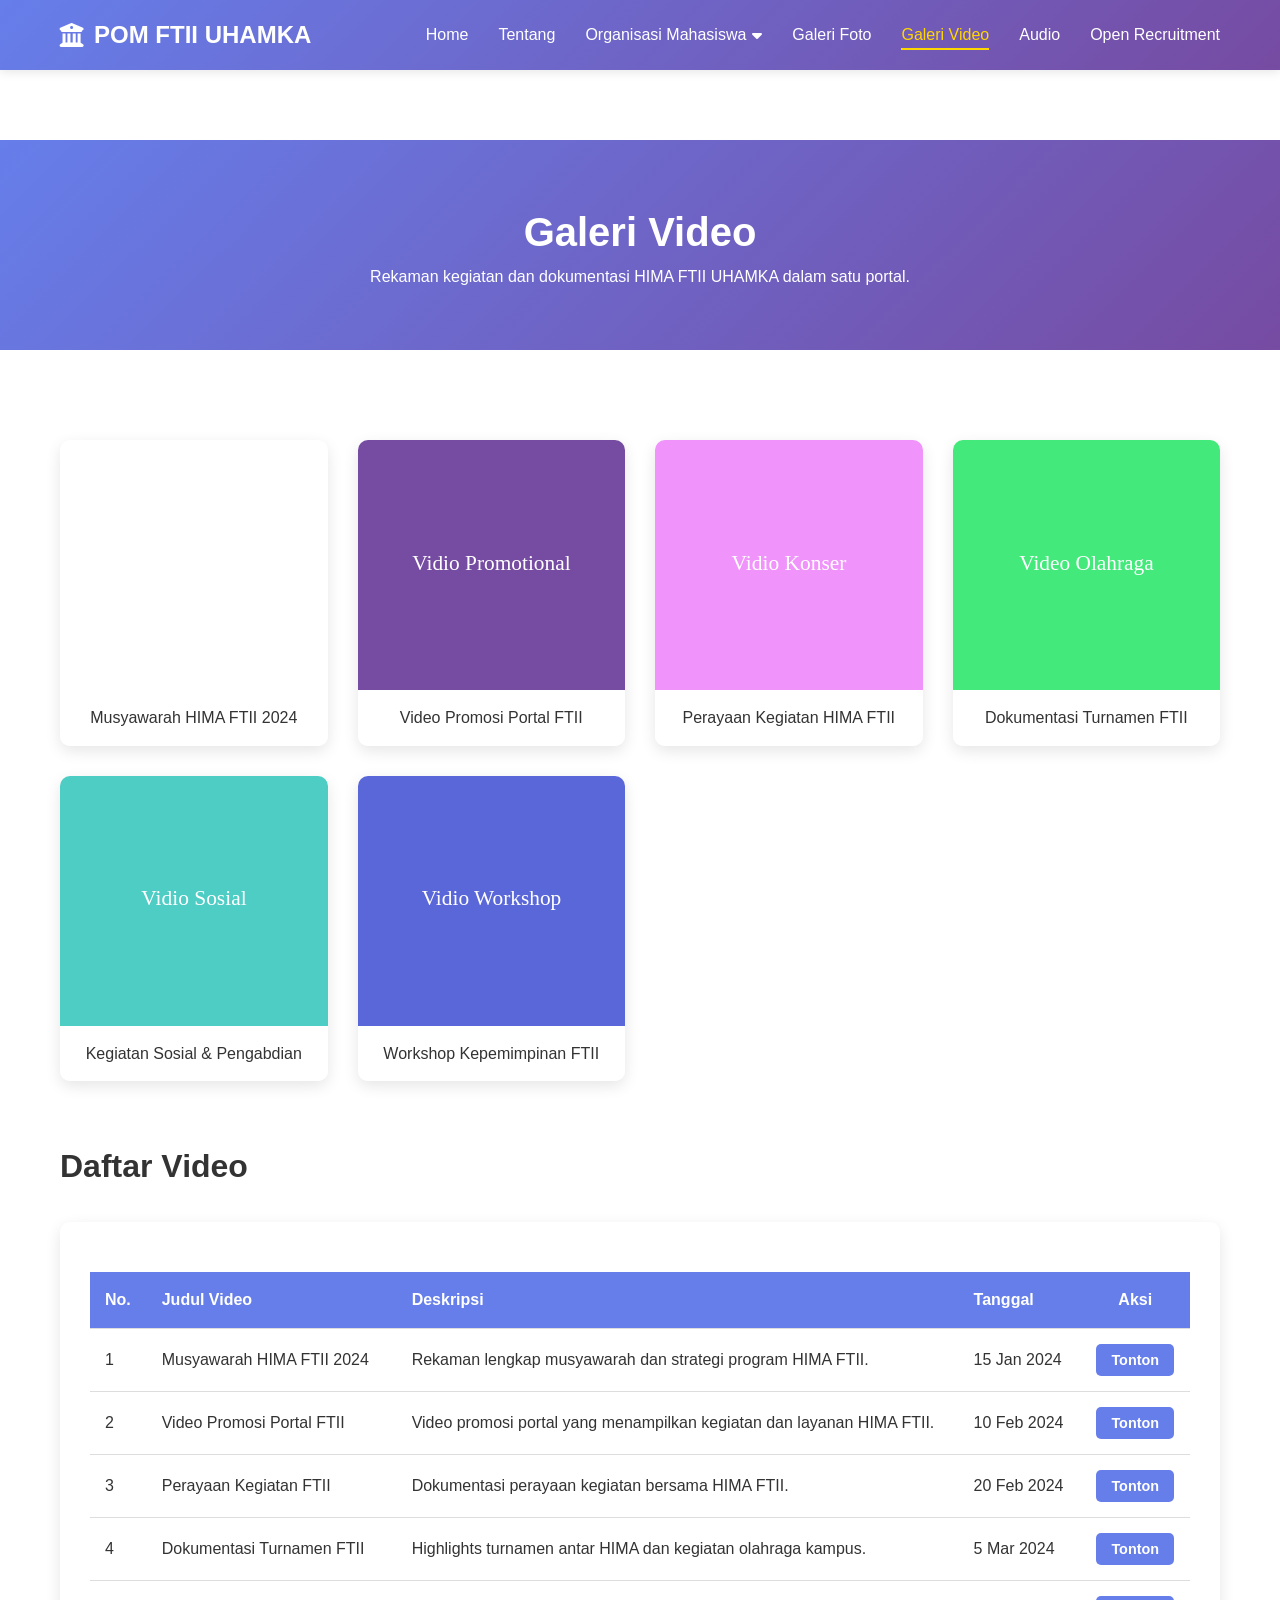
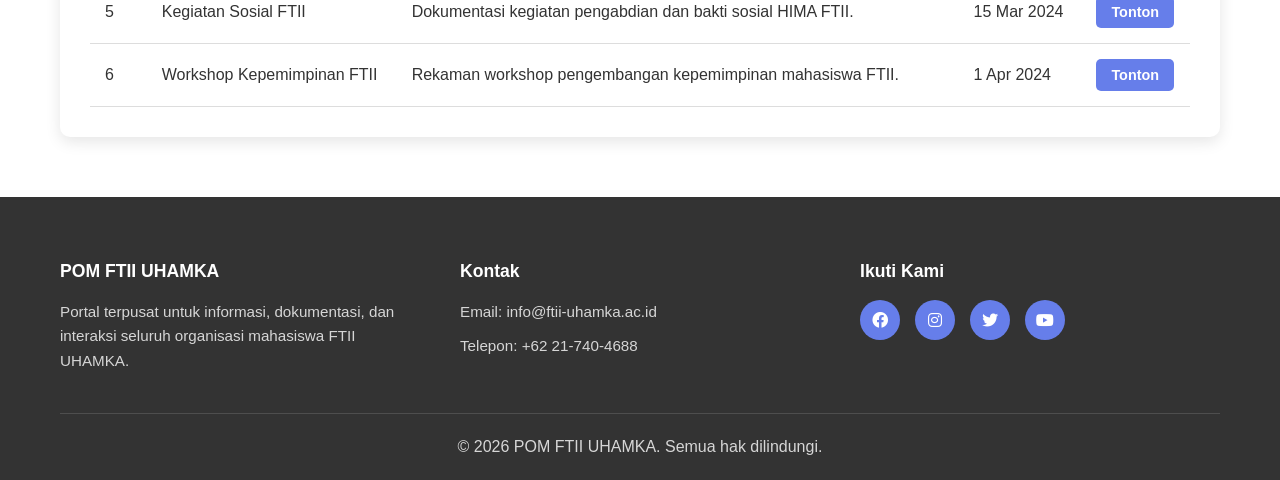
<file: galeri-video.html>
<!DOCTYPE html>
<html lang="id">
<head>
    <meta charset="UTF-8">
    <meta name="viewport" content="width=device-width, initial-scale=1.0">
    <title>Galeri Video - POM FTII UHAMKA</title>
    <link rel="stylesheet" href="style.css">
    <link rel="stylesheet" href="https://cdnjs.cloudflare.com/ajax/libs/font-awesome/6.0.0/css/all.min.css">
</head>
<body>
    <!-- Navigation Bar -->
    <nav class="navbar">
        <div class="container">
            <div class="nav-brand">
                <i class="fas fa-university"></i>
                <span>POM FTII UHAMKA</span>
            </div>
            <button class="menu-toggle" id="menuToggle">
                <span></span>
                <span></span>
                <span></span>
            </button>
            <ul class="nav-menu" id="navMenu">
                <li><a href="index.html">Home</a></li>
                <li><a href="tentang.html">Tentang</a></li>
                <li class="nav-item dropdown">
                    <a href="#" class="dropbtn">Organisasi Mahasiswa <i class="fas fa-caret-down"></i></a>
                    <ul class="dropdown-menu">
                        <li><a href="hima-ti.html">HIMA TI</a></li>
                        <li><a href="hima-tm.html">HIMA TM</a></li>
                        <li><a href="hima-te.html">HIMA TE</a></li>
                        <li><a href="hima-sti.html">HIMA STI</a></li>
                        <li><a href="hima-trm.html">HIMA TRM</a></li>
                    </ul>
                </li>
                <li><a href="galeri-foto.html">Galeri Foto</a></li>
                <li><a href="galeri-video.html">Galeri Video</a></li>
                <li><a href="audio.html">Audio</a></li>
                <li><a href="daftar.html">Open Recruitment</a></li>
            </ul>
        </div>
    </nav>

    <!-- Page Header -->
    <section class="page-header">
        <h1>Galeri Video</h1>
        <p>Rekaman kegiatan dan dokumentasi HIMA FTII UHAMKA dalam satu portal.</p>
    </section>

    <!-- Content -->
    <section class="content-section">
        <div class="container">
            <!-- Video Gallery Grid -->
            <div class="gallery-grid">
                <!-- Video 1 -->
                <div class="gallery-item" style="cursor: pointer;">
                    <video style="width: 100%; height: 250px; object-fit: cover;">
                        <source src="[data-uri] " type="video/mp4">
                    </video>
                    <div class="overlay">
                        <i class="fas fa-play-circle"></i>
                    </div>
                    <p style="padding: 15px; text-align: center; background: white;">Musyawarah HIMA FTII 2024</p>
                </div>

                <!-- Video 2 -->
                <div class="gallery-item" style="cursor: pointer;">
                    <img src="data:image/svg+xml,%3Csvg xmlns='http://www.w3.org/2000/svg' width='250' height='250'%3E%3Crect fill='%23764ba2' width='250' height='250'/%3E%3Ctext x='50%25' y='50%25' font-size='20' fill='white' text-anchor='middle' dominant-baseline='middle'%3EVidio Promotional%3C/text%3E%3C/svg%3E" alt="Video" style="width: 100%; height: 250px; object-fit: cover;">
                    <div class="overlay">
                        <i class="fas fa-play-circle"></i>
                    </div>
                    <p style="padding: 15px; text-align: center; background: white;">Video Promosi Portal FTII</p>
                </div>

                <!-- Video 3 -->
                <div class="gallery-item" style="cursor: pointer;">
                    <img src="data:image/svg+xml,%3Csvg xmlns='http://www.w3.org/2000/svg' width='250' height='250'%3E%3Crect fill='%23f093fb' width='250' height='250'/%3E%3Ctext x='50%25' y='50%25' font-size='20' fill='white' text-anchor='middle' dominant-baseline='middle'%3EVidio Konser%3C/text%3E%3C/svg%3E" alt="Video" style="width: 100%; height: 250px; object-fit: cover;">
                    <div class="overlay">
                        <i class="fas fa-play-circle"></i>
                    </div>
                    <p style="padding: 15px; text-align: center; background: white;">Perayaan Kegiatan HIMA FTII</p>
                </div>

                <!-- Video 4 -->
                <div class="gallery-item" style="cursor: pointer;">
                    <img src="data:image/svg+xml,%3Csvg xmlns='http://www.w3.org/2000/svg' width='250' height='250'%3E%3Crect fill='%2343e97b' width='250' height='250'/%3E%3Ctext x='50%25' y='50%25' font-size='20' fill='white' text-anchor='middle' dominant-baseline='middle'%3EVideo Olahraga%3C/text%3E%3C/svg%3E" alt="Video" style="width: 100%; height: 250px; object-fit: cover;">
                    <div class="overlay">
                        <i class="fas fa-play-circle"></i>
                    </div>
                    <p style="padding: 15px; text-align: center; background: white;">Dokumentasi Turnamen FTII</p>
                </div>

                <!-- Video 5 -->
                <div class="gallery-item" style="cursor: pointer;">
                    <img src="data:image/svg+xml,%3Csvg xmlns='http://www.w3.org/2000/svg' width='250' height='250'%3E%3Crect fill='%234ecdc4' width='250' height='250'/%3E%3Ctext x='50%25' y='50%25' font-size='20' fill='white' text-anchor='middle' dominant-baseline='middle'%3EVidio Sosial%3C/text%3E%3C/svg%3E" alt="Video" style="width: 100%; height: 250px; object-fit: cover;">
                    <div class="overlay">
                        <i class="fas fa-play-circle"></i>
                    </div>
                    <p style="padding: 15px; text-align: center; background: white;">Kegiatan Sosial & Pengabdian</p>
                </div>

                <!-- Video 6 -->
                <div class="gallery-item" style="cursor: pointer;">
                    <img src="data:image/svg+xml,%3Csvg xmlns='http://www.w3.org/2000/svg' width='250' height='250'%3E%3Crect fill='%235a67d8' width='250' height='250'/%3E%3Ctext x='50%25' y='50%25' font-size='20' fill='white' text-anchor='middle' dominant-baseline='middle'%3EVidio Workshop%3C/text%3E%3C/svg%3E" alt="Video" style="width: 100%; height: 250px; object-fit: cover;">
                    <div class="overlay">
                        <i class="fas fa-play-circle"></i>
                    </div>
                    <p style="padding: 15px; text-align: center; background: white;">Workshop Kepemimpinan FTII</p>
                </div>
            </div>

            <!-- Video List -->
            <h2 style="margin-top: 60px; margin-bottom: 30px;">Daftar Video</h2>
            <div style="background: white; padding: 30px; border-radius: 10px; box-shadow: 0 5px 15px rgba(0,0,0,0.1); overflow-x: auto;">
                <table style="width: 100%; border-collapse: collapse;">
                    <thead>
                        <tr style="background: #667eea; color: white;">
                            <th style="padding: 15px; text-align: left;">No.</th>
                            <th style="padding: 15px; text-align: left;">Judul Video</th>
                            <th style="padding: 15px; text-align: left;">Deskripsi</th>
                            <th style="padding: 15px; text-align: left;">Tanggal</th>
                            <th style="padding: 15px; text-align: center;">Aksi</th>
                        </tr>
                    </thead>
                    <tbody>
                        <tr style="border-bottom: 1px solid #ddd;">
                            <td style="padding: 15px;">1</td>
                            <td style="padding: 15px;">Musyawarah HIMA FTII 2024</td>
                            <td style="padding: 15px;">Rekaman lengkap musyawarah dan strategi program HIMA FTII.</td>
                            <td style="padding: 15px;">15 Jan 2024</td>
                            <td style="padding: 15px; text-align: center;">
                                <button class="btn btn-secondary" onclick="playVideo('video-1')" style="padding: 8px 15px; font-size: 0.9rem;">Tonton</button>
                            </td>
                        </tr>
                        <tr style="border-bottom: 1px solid #ddd;">
                            <td style="padding: 15px;">2</td>
                            <td style="padding: 15px;">Video Promosi Portal FTII</td>
                            <td style="padding: 15px;">Video promosi portal yang menampilkan kegiatan dan layanan HIMA FTII.</td>
                            <td style="padding: 15px;">10 Feb 2024</td>
                            <td style="padding: 15px; text-align: center;">
                                <button class="btn btn-secondary" onclick="playVideo('video-2')" style="padding: 8px 15px; font-size: 0.9rem;">Tonton</button>
                            </td>
                        </tr>
                        <tr style="border-bottom: 1px solid #ddd;">
                            <td style="padding: 15px;">3</td>
                            <td style="padding: 15px;">Perayaan Kegiatan FTII</td>
                            <td style="padding: 15px;">Dokumentasi perayaan kegiatan bersama HIMA FTII.</td>
                            <td style="padding: 15px;">20 Feb 2024</td>
                            <td style="padding: 15px; text-align: center;">
                                <button class="btn btn-secondary" onclick="playVideo('video-3')" style="padding: 8px 15px; font-size: 0.9rem;">Tonton</button>
                            </td>
                        </tr>
                        <tr style="border-bottom: 1px solid #ddd;">
                            <td style="padding: 15px;">4</td>
                            <td style="padding: 15px;">Dokumentasi Turnamen FTII</td>
                            <td style="padding: 15px;">Highlights turnamen antar HIMA dan kegiatan olahraga kampus.</td>
                            <td style="padding: 15px;">5 Mar 2024</td>
                            <td style="padding: 15px; text-align: center;">
                                <button class="btn btn-secondary" onclick="playVideo('video-4')" style="padding: 8px 15px; font-size: 0.9rem;">Tonton</button>
                            </td>
                        </tr>
                        <tr style="border-bottom: 1px solid #ddd;">
                            <td style="padding: 15px;">5</td>
                            <td style="padding: 15px;">Kegiatan Sosial FTII</td>
                            <td style="padding: 15px;">Dokumentasi kegiatan pengabdian dan bakti sosial HIMA FTII.</td>
                            <td style="padding: 15px;">15 Mar 2024</td>
                            <td style="padding: 15px; text-align: center;">
                                <button class="btn btn-secondary" onclick="playVideo('video-5')" style="padding: 8px 15px; font-size: 0.9rem;">Tonton</button>
                            </td>
                        </tr>
                        <tr>
                            <td style="padding: 15px;">6</td>
                            <td style="padding: 15px;">Workshop Kepemimpinan FTII</td>
                            <td style="padding: 15px;">Rekaman workshop pengembangan kepemimpinan mahasiswa FTII.</td>
                            <td style="padding: 15px;">1 Apr 2024</td>
                            <td style="padding: 15px; text-align: center;">
                                <button class="btn btn-secondary" onclick="playVideo('video-6')" style="padding: 8px 15px; font-size: 0.9rem;">Tonton</button>
                            </td>
                        </tr>
                    </tbody>
                </table>
            </div>
        </div>
    </section>

    <!-- Video Modal -->
    <div id="videoModal" class="modal">
        <div class="modal-content" style="position: relative;">
            <span class="close" onclick="closeVideoModal()">&times;</span>
            <div id="videoPlayer" style="width: 100%; background: black;">
                <!-- Video akan ditampilkan di sini -->
            </div>
        </div>
    </div>

    <!-- Footer -->
    <footer class="footer">
        <div class="container">
            <div class="footer-content">
                <div class="footer-section">
                    <h4>POM FTII UHAMKA</h4>
                    <p>Portal terpusat untuk informasi, dokumentasi, dan interaksi seluruh organisasi mahasiswa FTII UHAMKA.</p>
                </div>
                <div class="footer-section">
                    <h4>Kontak</h4>
                    <p>Email: info@ftii-uhamka.ac.id</p>
                    <p>Telepon: +62 21-740-4688</p>
                </div>
                <div class="footer-section">
                    <h4>Ikuti Kami</h4>
                    <div class="social-links">
                        <a href="#"><i class="fab fa-facebook"></i></a>
                        <a href="#"><i class="fab fa-instagram"></i></a>
                        <a href="#"><i class="fab fa-twitter"></i></a>
                        <a href="#"><i class="fab fa-youtube"></i></a>
                    </div>
                </div>
            </div>
            <div class="footer-bottom">
                <p>&copy; 2026 POM FTII UHAMKA. Semua hak dilindungi.</p>
            </div>
        </div>
    </footer>

    <script src="script.js"></script>
    <script>
        function playVideo(videoId) {
            const modal = document.getElementById('videoModal');
            const videoPlayer = document.getElementById('videoPlayer');
            
            let videoHtml = '';
            switch(videoId) {
                case 'video-1':
                    videoHtml = '<video width="100%" height="auto" controls style="background: black;"><source src="" type="video/mp4">Video tidak tersedia</video>';
                    break;
                case 'video-2':
                    videoHtml = '<video width="100%" height="auto" controls style="background: black;"><source src="" type="video/mp4">Video tidak tersedia</video>';
                    break;
                default:
                    videoHtml = '<p style="color: white; text-align: center; padding: 40px;">Video sedang dimuat...</p>';
            }
            
            videoPlayer.innerHTML = videoHtml;
            modal.style.display = 'block';
        }

        function closeVideoModal() {
            const modal = document.getElementById('videoModal');
            modal.style.display = 'none';
            document.getElementById('videoPlayer').innerHTML = '';
        }

        // Click outside modal to close
        window.addEventListener('click', function(event) {
            const modal = document.getElementById('videoModal');
            if (event.target === modal) {
                modal.style.display = 'none';
                document.getElementById('videoPlayer').innerHTML = '';
            }
        });

        // Add click handlers for gallery items
        document.querySelectorAll('.gallery-item').forEach(item => {
            item.addEventListener('click', function() {
                playVideo('video-' + (Array.from(document.querySelectorAll('.gallery-item')).indexOf(this) + 1));
            });
        });
    </script>
</body>
</html>
</file>
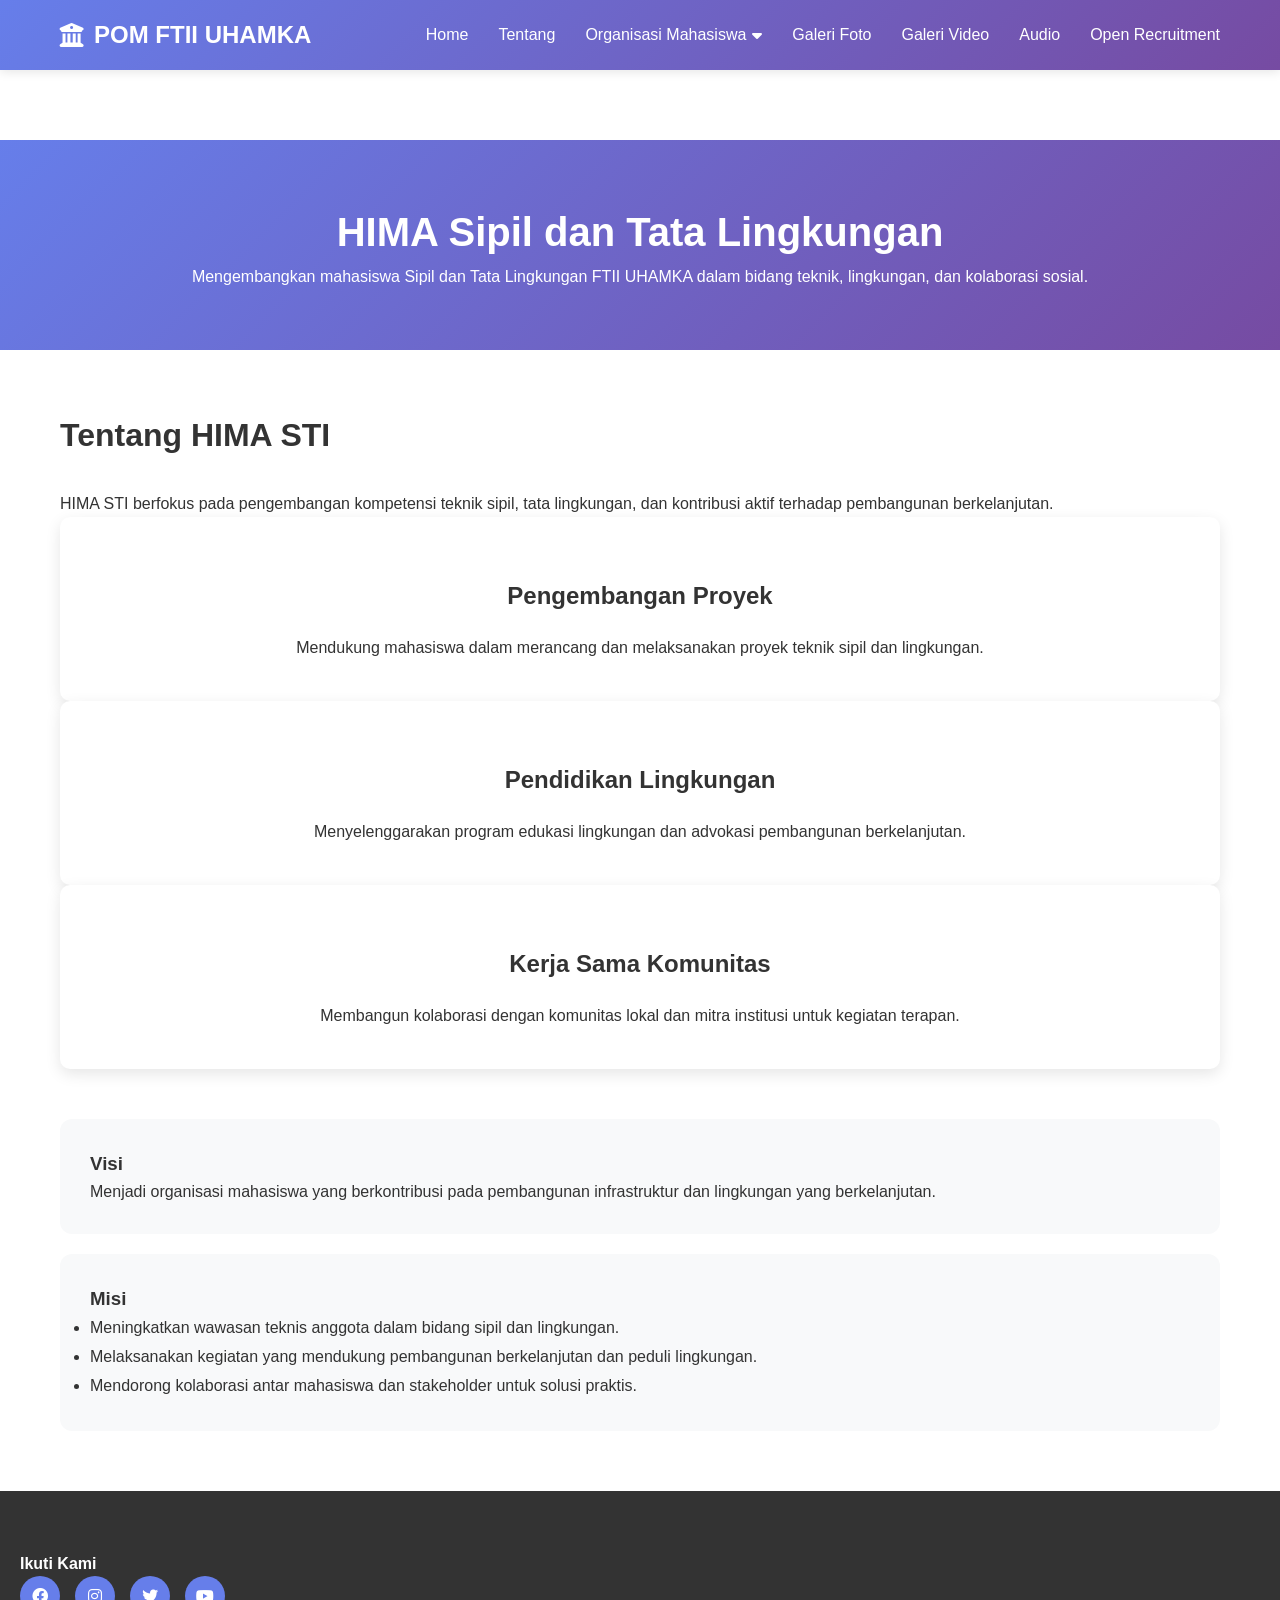
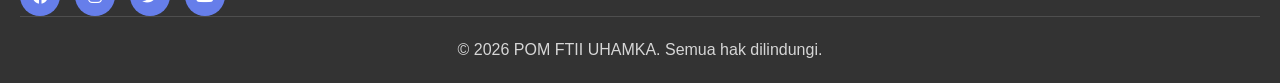
<file: hima-sti.html>
<!DOCTYPE html>
<html lang="id">
<head>
    <meta charset="UTF-8">
    <meta name="viewport" content="width=device-width, initial-scale=1.0">
    <title>HIMA STI - POM FTII UHAMKA</title>
    <link rel="stylesheet" href="style.css">
    <link rel="stylesheet" href="https://cdnjs.cloudflare.com/ajax/libs/font-awesome/6.0.0/css/all.min.css">
</head>
<body>
    <nav class="navbar">
        <div class="container">
            <div class="nav-brand">
                <i class="fas fa-university"></i>
                <span>POM FTII UHAMKA</span>
            </div>
            <button class="menu-toggle" id="menuToggle">
                <span></span>
                <span></span>
                <span></span>
            </button>
            <ul class="nav-menu" id="navMenu">
                <li><a href="index.html">Home</a></li>
                <li><a href="tentang.html">Tentang</a></li>
                <li class="nav-item dropdown">
                    <a href="#" class="dropbtn">Organisasi Mahasiswa <i class="fas fa-caret-down"></i></a>
                    <ul class="dropdown-menu">
                        <li><a href="hima-ti.html">HIMA TI</a></li>
                        <li><a href="hima-tm.html">HIMA TM</a></li>
                        <li><a href="hima-te.html">HIMA TE</a></li>
                        <li><a href="hima-sti.html">HIMA STI</a></li>
                        <li><a href="hima-trm.html">HIMA TRM</a></li>
                    </ul>
                </li>
                <li><a href="galeri-foto.html">Galeri Foto</a></li>
                <li><a href="galeri-video.html">Galeri Video</a></li>
                <li><a href="audio.html">Audio</a></li>
                <li><a href="daftar.html">Open Recruitment</a></li>
            </ul>
        </div>
    </nav>

    <section class="page-header">
        <h1>HIMA Sipil dan Tata Lingkungan</h1>
        <p>Mengembangkan mahasiswa Sipil dan Tata Lingkungan FTII UHAMKA dalam bidang teknik, lingkungan, dan kolaborasi sosial.</p>
    </section>

    <section class="content-section">
        <div class="container">
            <div class="section-title">
                <h2>Tentang HIMA STI</h2>
                <p>HIMA STI berfokus pada pengembangan kompetensi teknik sipil, tata lingkungan, dan kontribusi aktif terhadap pembangunan berkelanjutan.</p>
            </div>
            <div class="feature-grid">
                <div class="feature-card">
                    <h3>Pengembangan Proyek</h3>
                    <p>Mendukung mahasiswa dalam merancang dan melaksanakan proyek teknik sipil dan lingkungan.</p>
                </div>
                <div class="feature-card">
                    <h3>Pendidikan Lingkungan</h3>
                    <p>Menyelenggarakan program edukasi lingkungan dan advokasi pembangunan berkelanjutan.</p>
                </div>
                <div class="feature-card">
                    <h3>Kerja Sama Komunitas</h3>
                    <p>Membangun kolaborasi dengan komunitas lokal dan mitra institusi untuk kegiatan terapan.</p>
                </div>
            </div>

            <div style="margin-top: 50px; display: grid; gap: 20px;">
                <div style="background: #f8f9fa; padding: 30px; border-radius: 12px;">
                    <h3>Visi</h3>
                    <p>Menjadi organisasi mahasiswa yang berkontribusi pada pembangunan infrastruktur dan lingkungan yang berkelanjutan.</p>
                </div>
                <div style="background: #f8f9fa; padding: 30px; border-radius: 12px;">
                    <h3>Misi</h3>
                    <ul style="line-height: 1.8;">
                        <li>Meningkatkan wawasan teknis anggota dalam bidang sipil dan lingkungan.</li>
                        <li>Melaksanakan kegiatan yang mendukung pembangunan berkelanjutan dan peduli lingkungan.</li>
                        <li>Mendorong kolaborasi antar mahasiswa dan stakeholder untuk solusi praktis.</li>
                    </ul>
                </div>
            </div>
        </section>
    </section>

    <!-- Footer -->
    <footer class="footer">
                    <h4>Ikuti Kami</h4>
                    <div class="social-links">
                        <a href="#"><i class="fab fa-facebook"></i></a>
                        <a href="#"><i class="fab fa-instagram"></i></a>
                        <a href="#"><i class="fab fa-twitter"></i></a>
                        <a href="#"><i class="fab fa-youtube"></i></a>
                    </div>
                </div>
            </div>
            <div class="footer-bottom">
                <p>&copy; 2026 POM FTII UHAMKA. Semua hak dilindungi.</p>
            </div>
        </div>
    </footer>

    <script src="script.js"></script>
</body>
</html>
</file>
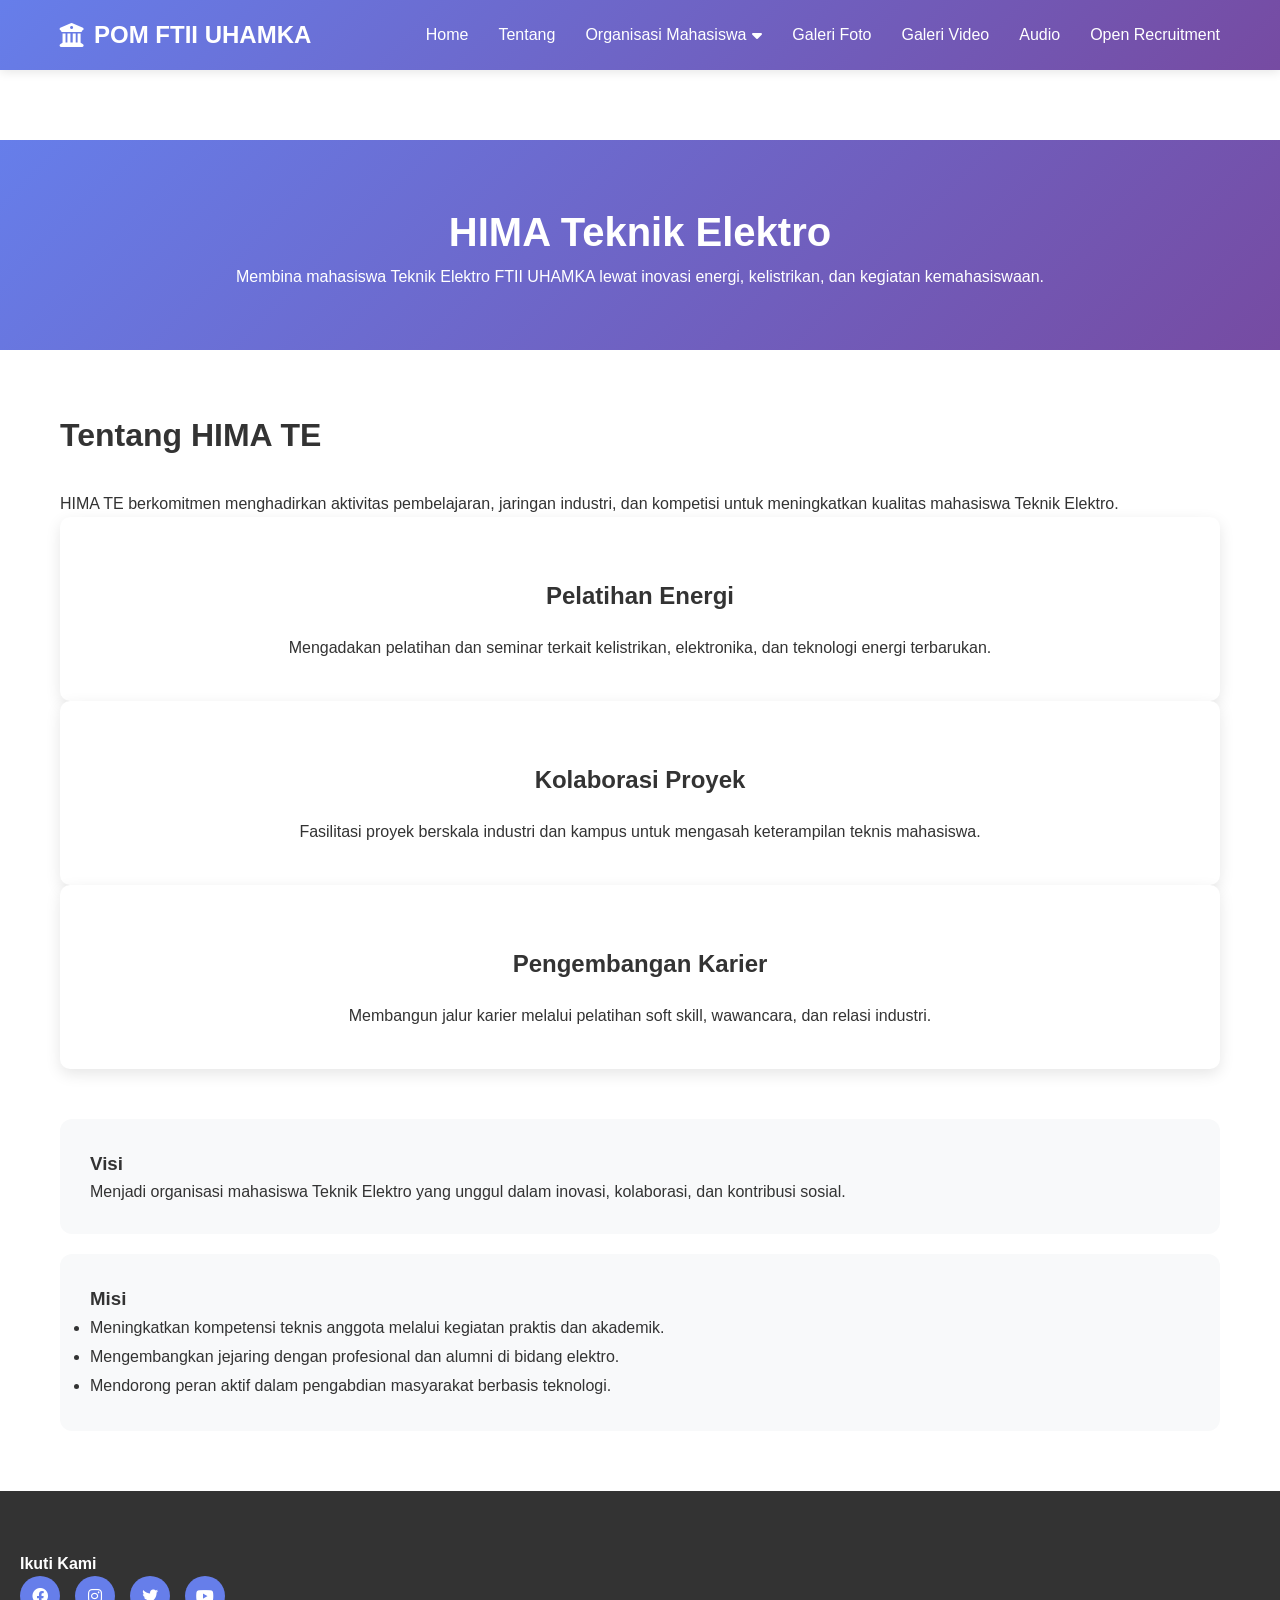
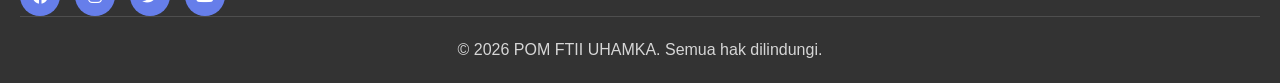
<file: hima-te.html>
<!DOCTYPE html>
<html lang="id">
<head>
    <meta charset="UTF-8">
    <meta name="viewport" content="width=device-width, initial-scale=1.0">
    <title>HIMA TE - POM FTII UHAMKA</title>
    <link rel="stylesheet" href="style.css">
    <link rel="stylesheet" href="https://cdnjs.cloudflare.com/ajax/libs/font-awesome/6.0.0/css/all.min.css">
</head>
<body>
    <nav class="navbar">
        <div class="container">
            <div class="nav-brand">
                <i class="fas fa-university"></i>
                <span>POM FTII UHAMKA</span>
            </div>
            <button class="menu-toggle" id="menuToggle">
                <span></span>
                <span></span>
                <span></span>
            </button>
            <ul class="nav-menu" id="navMenu">
                <li><a href="index.html">Home</a></li>
                <li><a href="tentang.html">Tentang</a></li>
                <li class="nav-item dropdown">
                    <a href="#" class="dropbtn">Organisasi Mahasiswa <i class="fas fa-caret-down"></i></a>
                    <ul class="dropdown-menu">
                        <li><a href="hima-ti.html">HIMA TI</a></li>
                        <li><a href="hima-tm.html">HIMA TM</a></li>
                        <li><a href="hima-te.html">HIMA TE</a></li>
                        <li><a href="hima-sti.html">HIMA STI</a></li>
                        <li><a href="hima-trm.html">HIMA TRM</a></li>
                    </ul>
                </li>
                <li><a href="galeri-foto.html">Galeri Foto</a></li>
                <li><a href="galeri-video.html">Galeri Video</a></li>
                <li><a href="audio.html">Audio</a></li>
                <li><a href="daftar.html">Open Recruitment</a></li>
            </ul>
        </div>
    </nav>

    <section class="page-header">
        <h1>HIMA Teknik Elektro</h1>
        <p>Membina mahasiswa Teknik Elektro FTII UHAMKA lewat inovasi energi, kelistrikan, dan kegiatan kemahasiswaan.</p>
    </section>

    <section class="content-section">
        <div class="container">
            <div class="section-title">
                <h2>Tentang HIMA TE</h2>
                <p>HIMA TE berkomitmen menghadirkan aktivitas pembelajaran, jaringan industri, dan kompetisi untuk meningkatkan kualitas mahasiswa Teknik Elektro.</p>
            </div>
            <div class="feature-grid">
                <div class="feature-card">
                    <h3>Pelatihan Energi</h3>
                    <p>Mengadakan pelatihan dan seminar terkait kelistrikan, elektronika, dan teknologi energi terbarukan.</p>
                </div>
                <div class="feature-card">
                    <h3>Kolaborasi Proyek</h3>
                    <p>Fasilitasi proyek berskala industri dan kampus untuk mengasah keterampilan teknis mahasiswa.</p>
                </div>
                <div class="feature-card">
                    <h3>Pengembangan Karier</h3>
                    <p>Membangun jalur karier melalui pelatihan soft skill, wawancara, dan relasi industri.</p>
                </div>
            </div>

            <div style="margin-top: 50px; display: grid; gap: 20px;">
                <div style="background: #f8f9fa; padding: 30px; border-radius: 12px;">
                    <h3>Visi</h3>
                    <p>Menjadi organisasi mahasiswa Teknik Elektro yang unggul dalam inovasi, kolaborasi, dan kontribusi sosial.</p>
                </div>
                <div style="background: #f8f9fa; padding: 30px; border-radius: 12px;">
                    <h3>Misi</h3>
                    <ul style="line-height: 1.8;">
                        <li>Meningkatkan kompetensi teknis anggota melalui kegiatan praktis dan akademik.</li>
                        <li>Mengembangkan jejaring dengan profesional dan alumni di bidang elektro.</li>
                        <li>Mendorong peran aktif dalam pengabdian masyarakat berbasis teknologi.</li>
                    </ul>
                </div>
            </div>
        </section>
    </section>

    <!-- Footer -->
    <footer class="footer">
                    <h4>Ikuti Kami</h4>
                    <div class="social-links">
                        <a href="#"><i class="fab fa-facebook"></i></a>
                        <a href="#"><i class="fab fa-instagram"></i></a>
                        <a href="#"><i class="fab fa-twitter"></i></a>
                        <a href="#"><i class="fab fa-youtube"></i></a>
                    </div>
                </div>
            </div>
            <div class="footer-bottom">
                <p>&copy; 2026 POM FTII UHAMKA. Semua hak dilindungi.</p>
            </div>
        </div>
    </footer>

    <script src="script.js"></script>
</body>
</html>
</file>
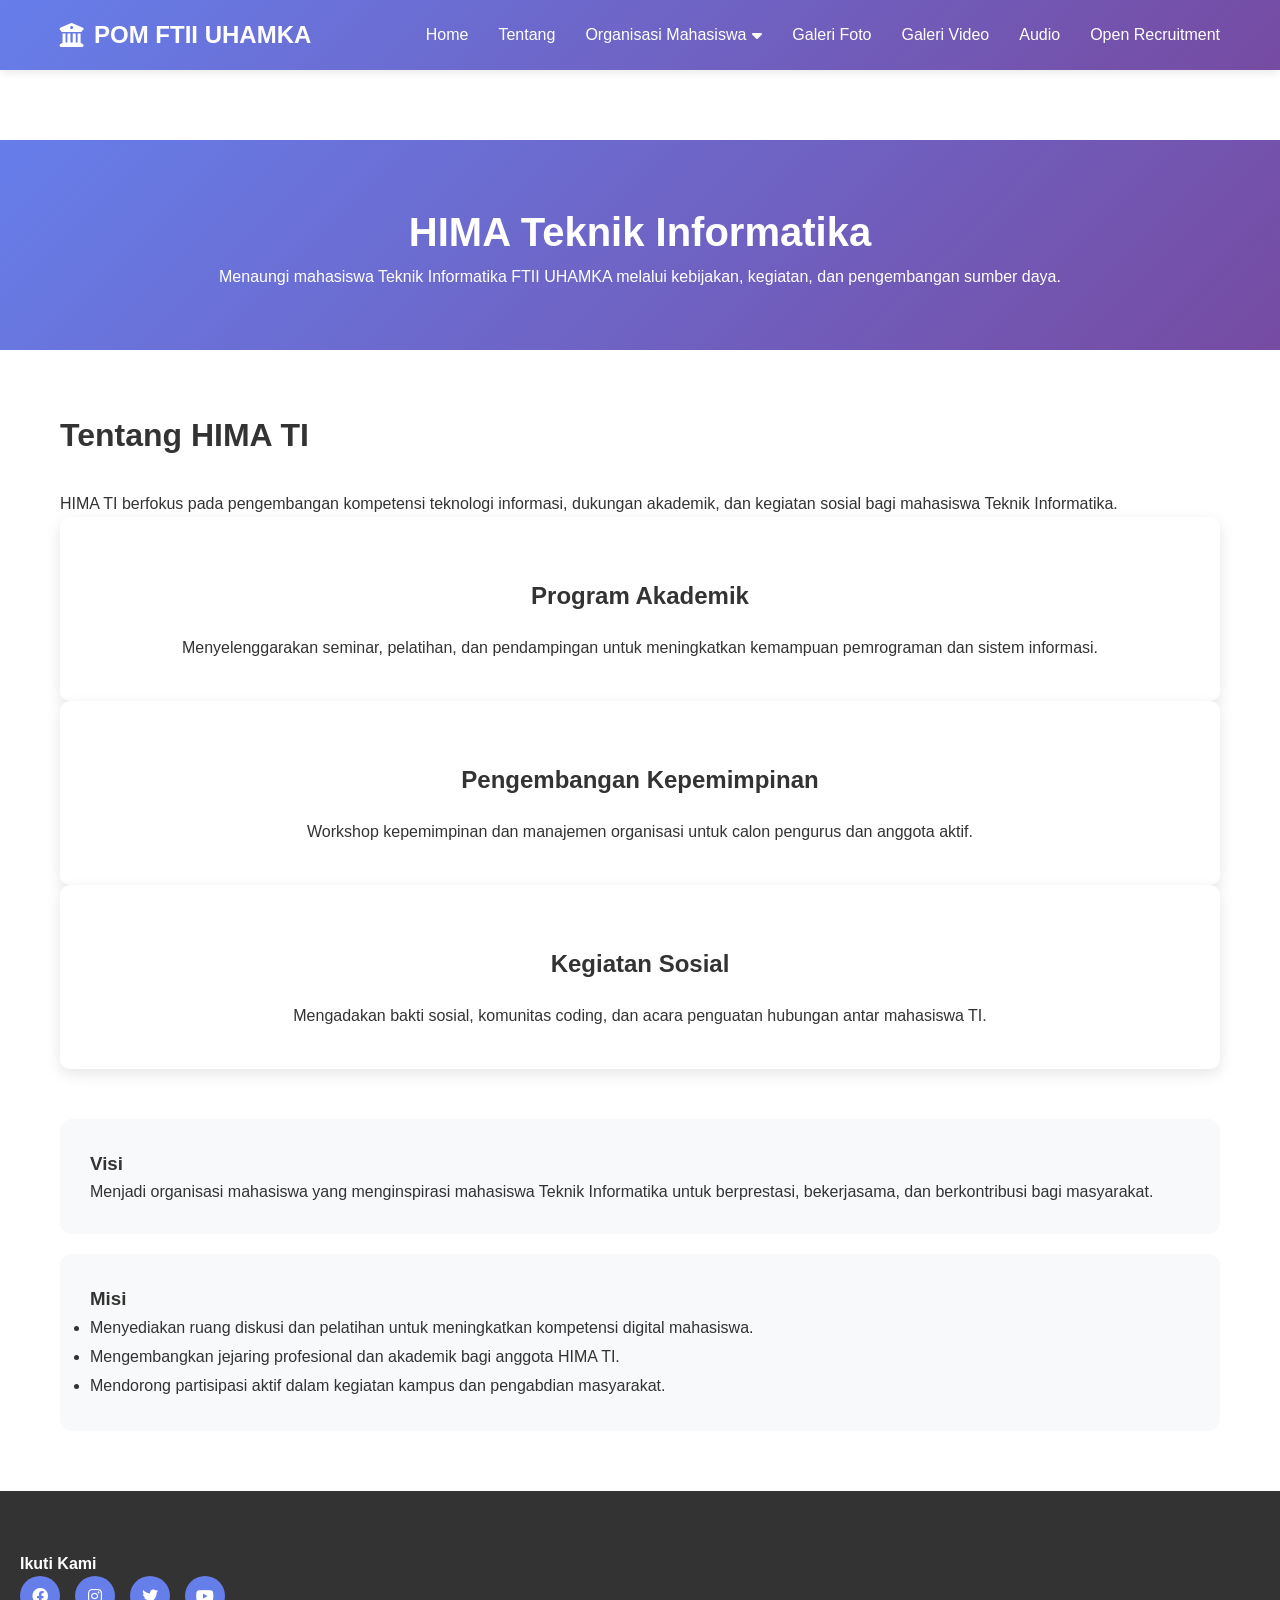
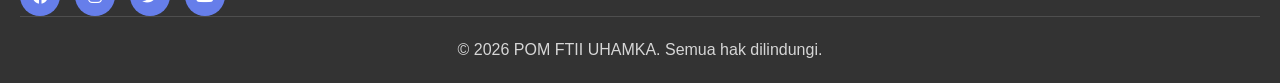
<file: hima-ti.html>
<!DOCTYPE html>
<html lang="id">
<head>
    <meta charset="UTF-8">
    <meta name="viewport" content="width=device-width, initial-scale=1.0">
    <title>HIMA TI - POM FTII UHAMKA</title>
    <link rel="stylesheet" href="style.css">
    <link rel="stylesheet" href="https://cdnjs.cloudflare.com/ajax/libs/font-awesome/6.0.0/css/all.min.css">
</head>
<body>
    <nav class="navbar">
        <div class="container">
            <div class="nav-brand">
                <i class="fas fa-university"></i>
                <span>POM FTII UHAMKA</span>
            </div>
            <button class="menu-toggle" id="menuToggle">
                <span></span>
                <span></span>
                <span></span>
            </button>
            <ul class="nav-menu" id="navMenu">
                <li><a href="index.html">Home</a></li>
                <li><a href="tentang.html">Tentang</a></li>
                <li class="nav-item dropdown">
                    <a href="#" class="dropbtn">Organisasi Mahasiswa <i class="fas fa-caret-down"></i></a>
                    <ul class="dropdown-menu">
                        <li><a href="hima-ti.html">HIMA TI</a></li>
                        <li><a href="hima-tm.html">HIMA TM</a></li>
                        <li><a href="hima-te.html">HIMA TE</a></li>
                        <li><a href="hima-sti.html">HIMA STI</a></li>
                        <li><a href="hima-trm.html">HIMA TRM</a></li>
                    </ul>
                </li>
                <li><a href="galeri-foto.html">Galeri Foto</a></li>
                <li><a href="galeri-video.html">Galeri Video</a></li>
                <li><a href="audio.html">Audio</a></li>
                <li><a href="daftar.html">Open Recruitment</a></li>
            </ul>
        </div>
    </nav>

    <section class="page-header">
        <h1>HIMA Teknik Informatika</h1>
        <p>Menaungi mahasiswa Teknik Informatika FTII UHAMKA melalui kebijakan, kegiatan, dan pengembangan sumber daya.</p>
    </section>

    <section class="content-section">
        <div class="container">
            <div class="section-title">
                <h2>Tentang HIMA TI</h2>
                <p>HIMA TI berfokus pada pengembangan kompetensi teknologi informasi, dukungan akademik, dan kegiatan sosial bagi mahasiswa Teknik Informatika.</p>
            </div>
            <div class="feature-grid">
                <div class="feature-card">
                    <h3>Program Akademik</h3>
                    <p>Menyelenggarakan seminar, pelatihan, dan pendampingan untuk meningkatkan kemampuan pemrograman dan sistem informasi.</p>
                </div>
                <div class="feature-card">
                    <h3>Pengembangan Kepemimpinan</h3>
                    <p>Workshop kepemimpinan dan manajemen organisasi untuk calon pengurus dan anggota aktif.</p>
                </div>
                <div class="feature-card">
                    <h3>Kegiatan Sosial</h3>
                    <p>Mengadakan bakti sosial, komunitas coding, dan acara penguatan hubungan antar mahasiswa TI.</p>
                </div>
            </div>

            <div style="margin-top: 50px; display: grid; gap: 20px;">
                <div style="background: #f8f9fa; padding: 30px; border-radius: 12px;">
                    <h3>Visi</h3>
                    <p>Menjadi organisasi mahasiswa yang menginspirasi mahasiswa Teknik Informatika untuk berprestasi, bekerjasama, dan berkontribusi bagi masyarakat.</p>
                </div>
                <div style="background: #f8f9fa; padding: 30px; border-radius: 12px;">
                    <h3>Misi</h3>
                    <ul style="line-height: 1.8;">
                        <li>Menyediakan ruang diskusi dan pelatihan untuk meningkatkan kompetensi digital mahasiswa.</li>
                        <li>Mengembangkan jejaring profesional dan akademik bagi anggota HIMA TI.</li>
                        <li>Mendorong partisipasi aktif dalam kegiatan kampus dan pengabdian masyarakat.</li>
                    </ul>
                </div>
            </div>
        </section>
    </section>

    <!-- Footer -->
    <footer class="footer">
                    <h4>Ikuti Kami</h4>
                    <div class="social-links">
                        <a href="#"><i class="fab fa-facebook"></i></a>
                        <a href="#"><i class="fab fa-instagram"></i></a>
                        <a href="#"><i class="fab fa-twitter"></i></a>
                        <a href="#"><i class="fab fa-youtube"></i></a>
                    </div>
                </div>
            </div>
            <div class="footer-bottom">
                <p>&copy; 2026 POM FTII UHAMKA. Semua hak dilindungi.</p>
            </div>
        </div>
    </footer>

    <script src="script.js"></script>
</body>
</html>
</file>
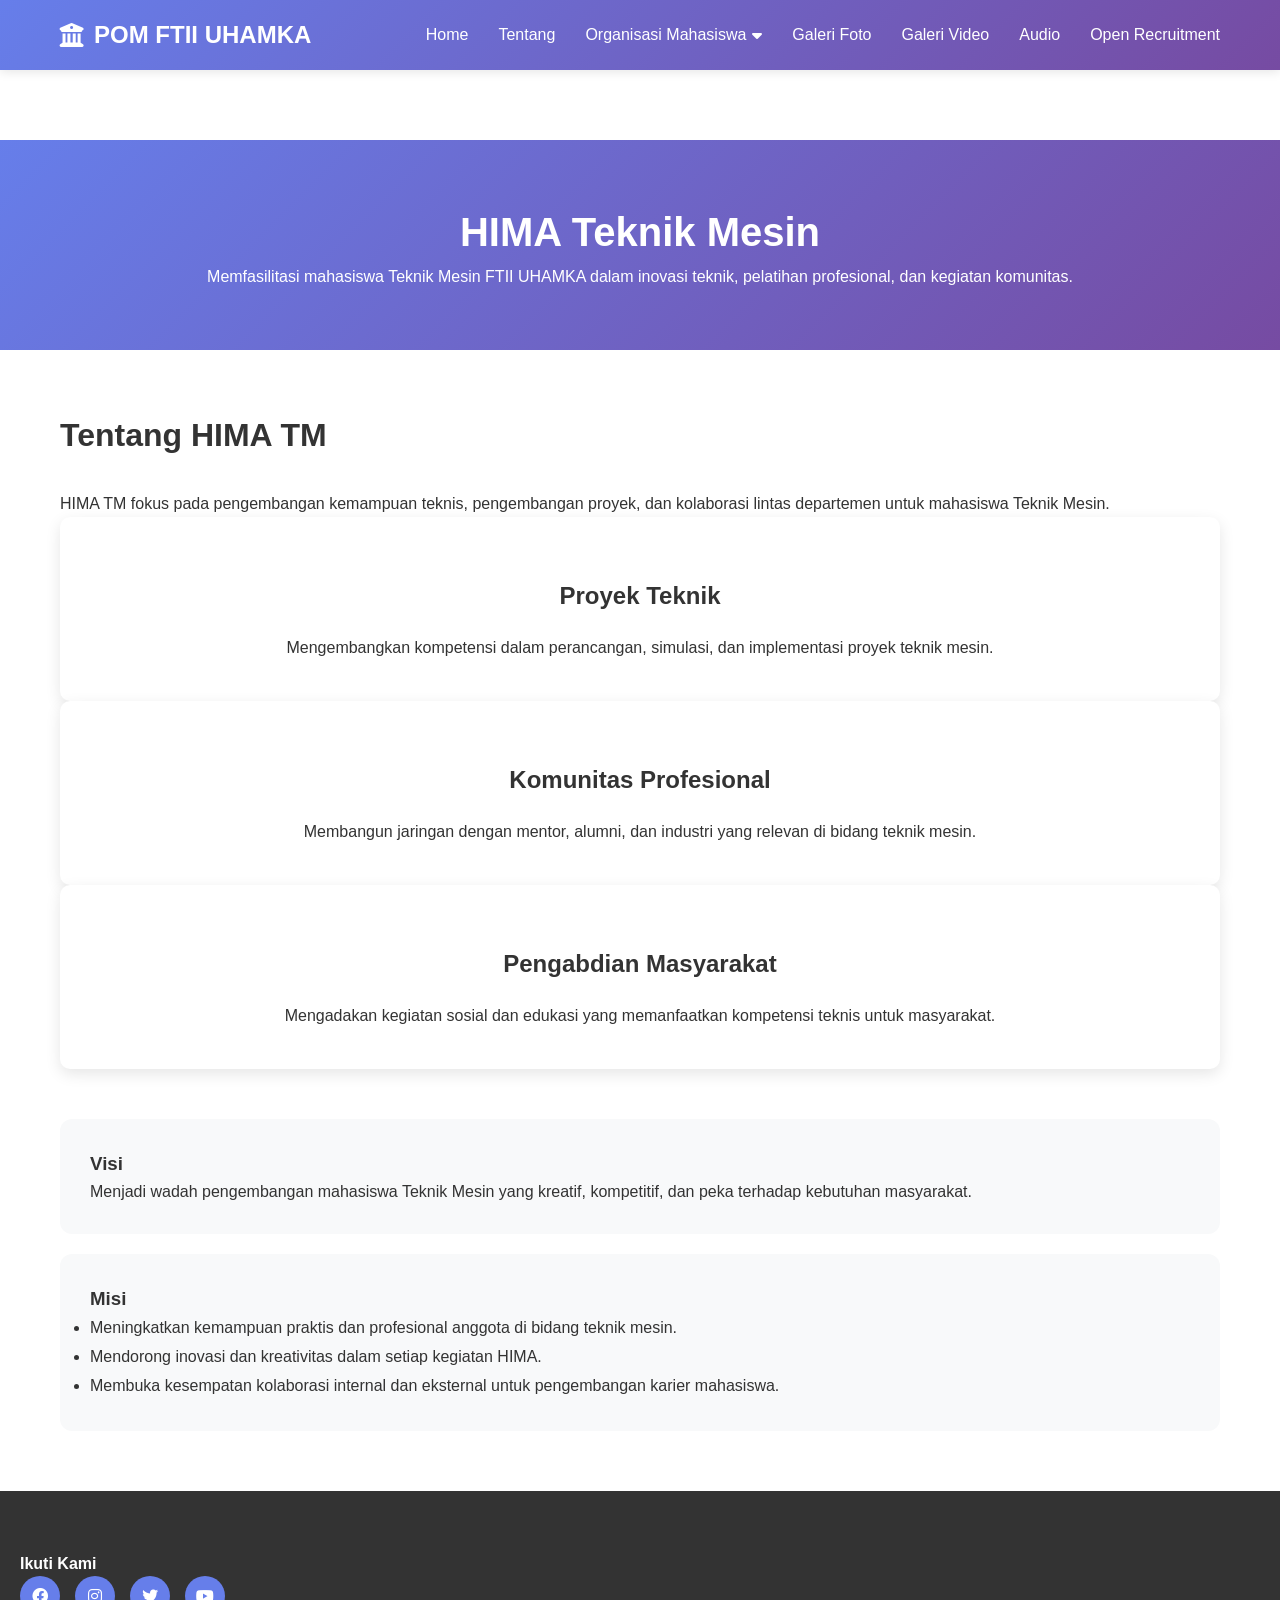
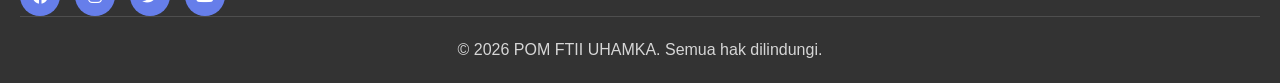
<file: hima-tm.html>
<!DOCTYPE html>
<html lang="id">
<head>
    <meta charset="UTF-8">
    <meta name="viewport" content="width=device-width, initial-scale=1.0">
    <title>HIMA TM - POM FTII UHAMKA</title>
    <link rel="stylesheet" href="style.css">
    <link rel="stylesheet" href="https://cdnjs.cloudflare.com/ajax/libs/font-awesome/6.0.0/css/all.min.css">
</head>
<body>
    <nav class="navbar">
        <div class="container">
            <div class="nav-brand">
                <i class="fas fa-university"></i>
                <span>POM FTII UHAMKA</span>
            </div>
            <button class="menu-toggle" id="menuToggle">
                <span></span>
                <span></span>
                <span></span>
            </button>
            <ul class="nav-menu" id="navMenu">
                <li><a href="index.html">Home</a></li>
                <li><a href="tentang.html">Tentang</a></li>
                <li class="nav-item dropdown">
                    <a href="#" class="dropbtn">Organisasi Mahasiswa <i class="fas fa-caret-down"></i></a>
                    <ul class="dropdown-menu">
                        <li><a href="hima-ti.html">HIMA TI</a></li>
                        <li><a href="hima-tm.html">HIMA TM</a></li>
                        <li><a href="hima-te.html">HIMA TE</a></li>
                        <li><a href="hima-sti.html">HIMA STI</a></li>
                        <li><a href="hima-trm.html">HIMA TRM</a></li>
                    </ul>
                </li>
                <li><a href="galeri-foto.html">Galeri Foto</a></li>
                <li><a href="galeri-video.html">Galeri Video</a></li>
                <li><a href="audio.html">Audio</a></li>
                <li><a href="daftar.html">Open Recruitment</a></li>
            </ul>
        </div>
    </nav>

    <section class="page-header">
        <h1>HIMA Teknik Mesin</h1>
        <p>Memfasilitasi mahasiswa Teknik Mesin FTII UHAMKA dalam inovasi teknik, pelatihan profesional, dan kegiatan komunitas.</p>
    </section>

    <section class="content-section">
        <div class="container">
            <div class="section-title">
                <h2>Tentang HIMA TM</h2>
                <p>HIMA TM fokus pada pengembangan kemampuan teknis, pengembangan proyek, dan kolaborasi lintas departemen untuk mahasiswa Teknik Mesin.</p>
            </div>
            <div class="feature-grid">
                <div class="feature-card">
                    <h3>Proyek Teknik</h3>
                    <p>Mengembangkan kompetensi dalam perancangan, simulasi, dan implementasi proyek teknik mesin.</p>
                </div>
                <div class="feature-card">
                    <h3>Komunitas Profesional</h3>
                    <p>Membangun jaringan dengan mentor, alumni, dan industri yang relevan di bidang teknik mesin.</p>
                </div>
                <div class="feature-card">
                    <h3>Pengabdian Masyarakat</h3>
                    <p>Mengadakan kegiatan sosial dan edukasi yang memanfaatkan kompetensi teknis untuk masyarakat.</p>
                </div>
            </div>

            <div style="margin-top: 50px; display: grid; gap: 20px;">
                <div style="background: #f8f9fa; padding: 30px; border-radius: 12px;">
                    <h3>Visi</h3>
                    <p>Menjadi wadah pengembangan mahasiswa Teknik Mesin yang kreatif, kompetitif, dan peka terhadap kebutuhan masyarakat.</p>
                </div>
                <div style="background: #f8f9fa; padding: 30px; border-radius: 12px;">
                    <h3>Misi</h3>
                    <ul style="line-height: 1.8;">
                        <li>Meningkatkan kemampuan praktis dan profesional anggota di bidang teknik mesin.</li>
                        <li>Mendorong inovasi dan kreativitas dalam setiap kegiatan HIMA.</li>
                        <li>Membuka kesempatan kolaborasi internal dan eksternal untuk pengembangan karier mahasiswa.</li>
                    </ul>
                </div>
            </div>
        </section>
    </section>

    <!-- Footer -->
    <footer class="footer">
                    <h4>Ikuti Kami</h4>
                    <div class="social-links">
                        <a href="#"><i class="fab fa-facebook"></i></a>
                        <a href="#"><i class="fab fa-instagram"></i></a>
                        <a href="#"><i class="fab fa-twitter"></i></a>
                        <a href="#"><i class="fab fa-youtube"></i></a>
                    </div>
                </div>
            </div>
            <div class="footer-bottom">
                <p>&copy; 2026 POM FTII UHAMKA. Semua hak dilindungi.</p>
            </div>
        </div>
    </footer>

    <script src="script.js"></script>
</body>
</html>
</file>
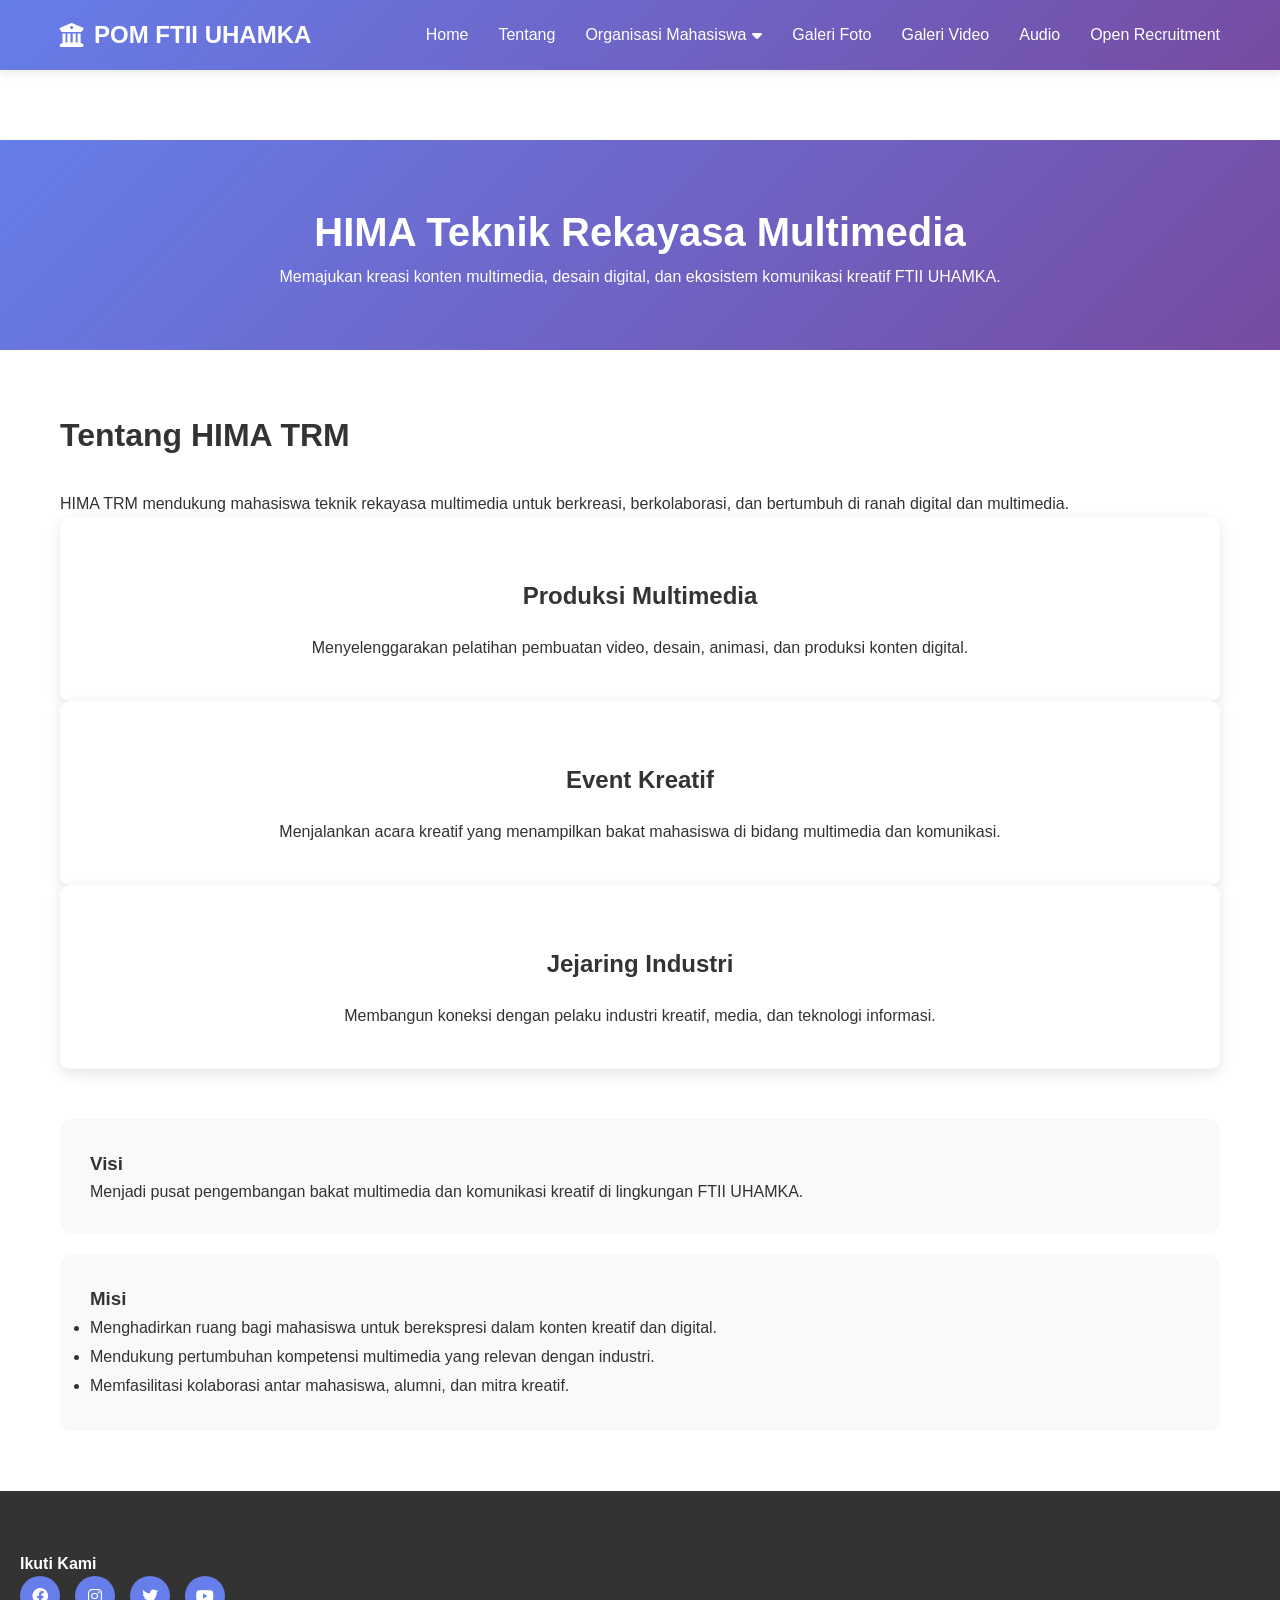
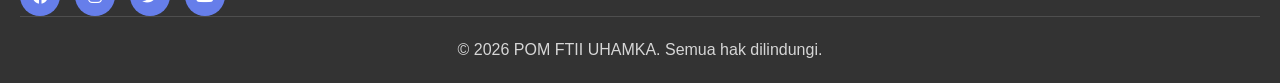
<file: hima-trm.html>
<!DOCTYPE html>
<html lang="id">
<head>
    <meta charset="UTF-8">
    <meta name="viewport" content="width=device-width, initial-scale=1.0">
    <title>HIMA TRM - POM FTII UHAMKA</title>
    <link rel="stylesheet" href="style.css">
    <link rel="stylesheet" href="https://cdnjs.cloudflare.com/ajax/libs/font-awesome/6.0.0/css/all.min.css">
</head>
<body>
    <nav class="navbar">
        <div class="container">
            <div class="nav-brand">
                <i class="fas fa-university"></i>
                <span>POM FTII UHAMKA</span>
            </div>
            <button class="menu-toggle" id="menuToggle">
                <span></span>
                <span></span>
                <span></span>
            </button>
            <ul class="nav-menu" id="navMenu">
                <li><a href="index.html">Home</a></li>
                <li><a href="tentang.html">Tentang</a></li>
                <li class="nav-item dropdown">
                    <a href="#" class="dropbtn">Organisasi Mahasiswa <i class="fas fa-caret-down"></i></a>
                    <ul class="dropdown-menu">
                        <li><a href="hima-ti.html">HIMA TI</a></li>
                        <li><a href="hima-tm.html">HIMA TM</a></li>
                        <li><a href="hima-te.html">HIMA TE</a></li>
                        <li><a href="hima-sti.html">HIMA STI</a></li>
                        <li><a href="hima-trm.html">HIMA TRM</a></li>
                    </ul>
                </li>
                <li><a href="galeri-foto.html">Galeri Foto</a></li>
                <li><a href="galeri-video.html">Galeri Video</a></li>
                <li><a href="audio.html">Audio</a></li>
                <li><a href="daftar.html">Open Recruitment</a></li>
            </ul>
        </div>
    </nav>

    <section class="page-header">
        <h1>HIMA Teknik Rekayasa Multimedia</h1>
        <p>Memajukan kreasi konten multimedia, desain digital, dan ekosistem komunikasi kreatif FTII UHAMKA.</p>
    </section>

    <section class="content-section">
        <div class="container">
            <div class="section-title">
                <h2>Tentang HIMA TRM</h2>
                <p>HIMA TRM mendukung mahasiswa teknik rekayasa multimedia untuk berkreasi, berkolaborasi, dan bertumbuh di ranah digital dan multimedia.</p>
            </div>
            <div class="feature-grid">
                <div class="feature-card">
                    <h3>Produksi Multimedia</h3>
                    <p>Menyelenggarakan pelatihan pembuatan video, desain, animasi, dan produksi konten digital.</p>
                </div>
                <div class="feature-card">
                    <h3>Event Kreatif</h3>
                    <p>Menjalankan acara kreatif yang menampilkan bakat mahasiswa di bidang multimedia dan komunikasi.</p>
                </div>
                <div class="feature-card">
                    <h3>Jejaring Industri</h3>
                    <p>Membangun koneksi dengan pelaku industri kreatif, media, dan teknologi informasi.</p>
                </div>
            </div>

            <div style="margin-top: 50px; display: grid; gap: 20px;">
                <div style="background: #f8f9fa; padding: 30px; border-radius: 12px;">
                    <h3>Visi</h3>
                    <p>Menjadi pusat pengembangan bakat multimedia dan komunikasi kreatif di lingkungan FTII UHAMKA.</p>
                </div>
                <div style="background: #f8f9fa; padding: 30px; border-radius: 12px;">
                    <h3>Misi</h3>
                    <ul style="line-height: 1.8;">
                        <li>Menghadirkan ruang bagi mahasiswa untuk berekspresi dalam konten kreatif dan digital.</li>
                        <li>Mendukung pertumbuhan kompetensi multimedia yang relevan dengan industri.</li>
                        <li>Memfasilitasi kolaborasi antar mahasiswa, alumni, dan mitra kreatif.</li>
                    </ul>
                </div>
            </div>
        </section>
    </section>

    <!-- Footer -->
    <footer class="footer">
                    <h4>Ikuti Kami</h4>
                    <div class="social-links">
                        <a href="#"><i class="fab fa-facebook"></i></a>
                        <a href="#"><i class="fab fa-instagram"></i></a>
                        <a href="#"><i class="fab fa-twitter"></i></a>
                        <a href="#"><i class="fab fa-youtube"></i></a>
                    </div>
                </div>
            </div>
            <div class="footer-bottom">
                <p>&copy; 2026 POM FTII UHAMKA. Semua hak dilindungi.</p>
            </div>
        </div>
    </footer>

    <script src="script.js"></script>
</body>
</html>
</file>
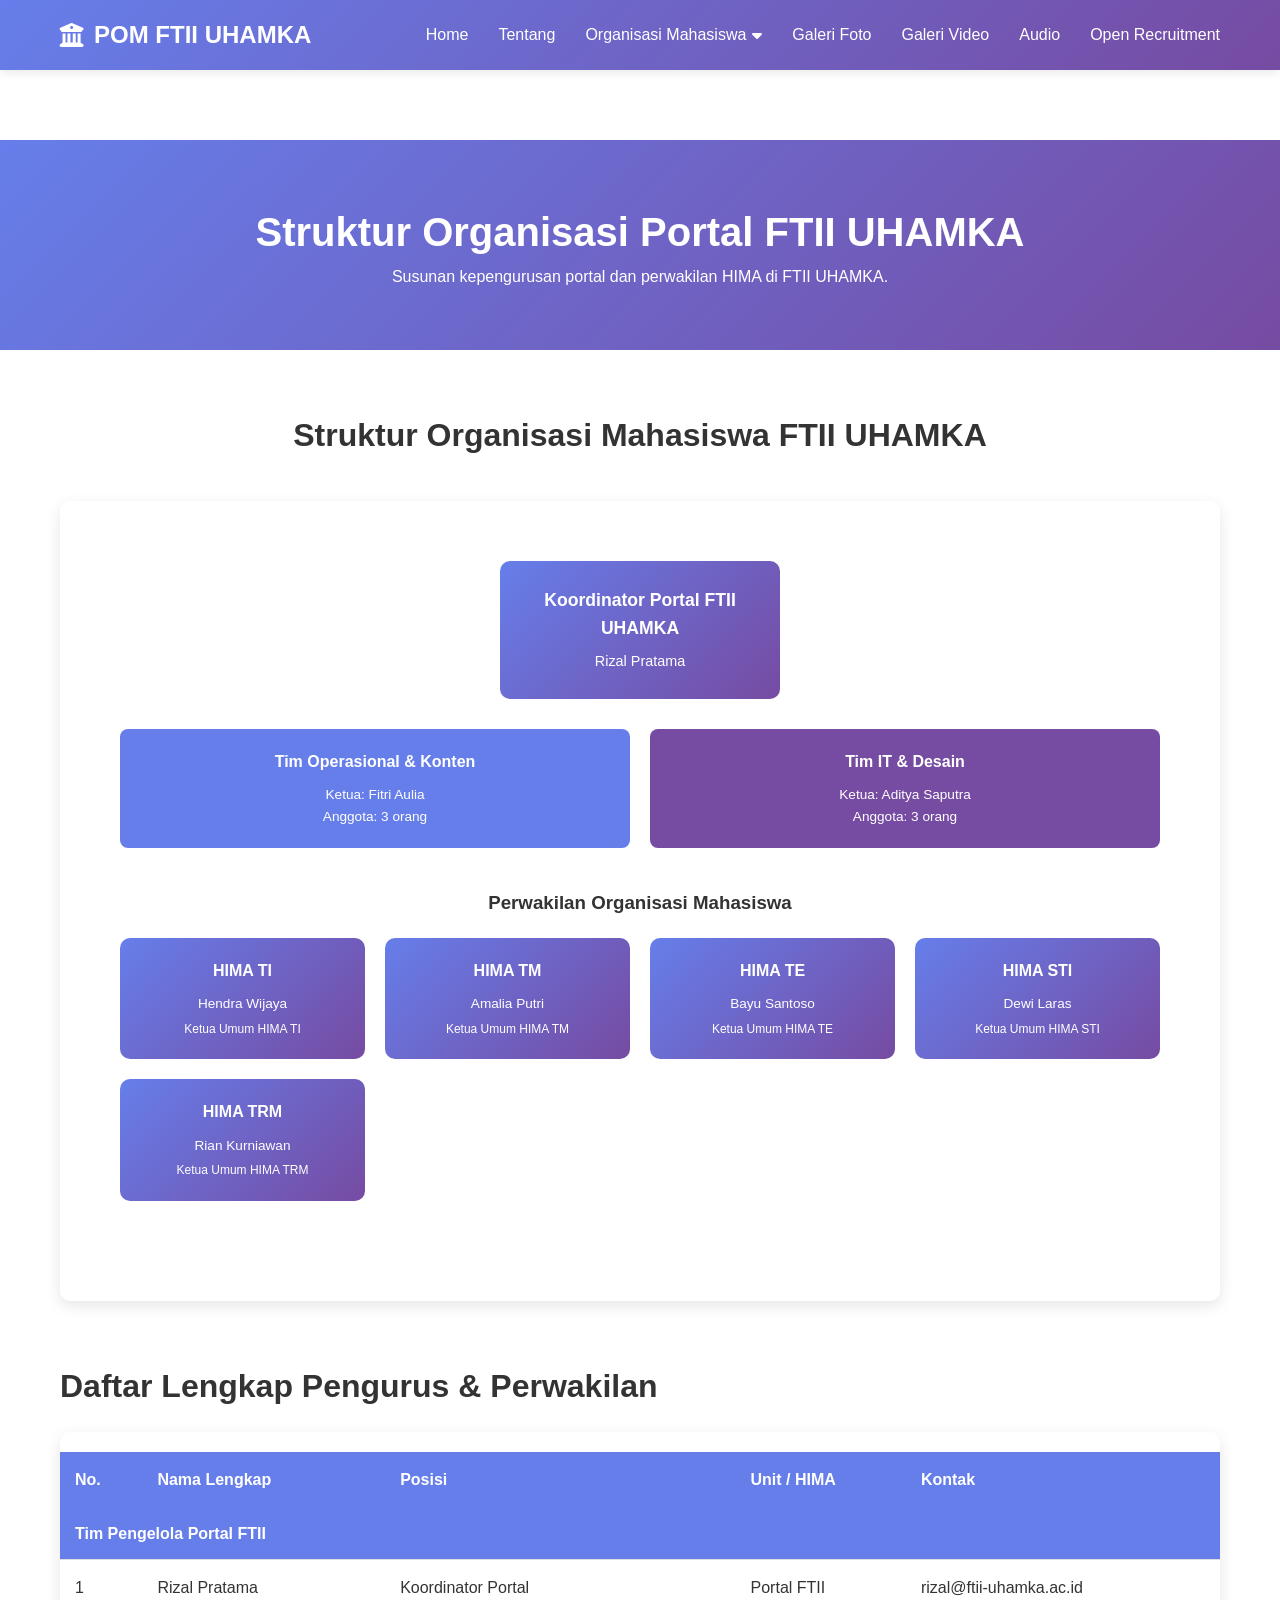
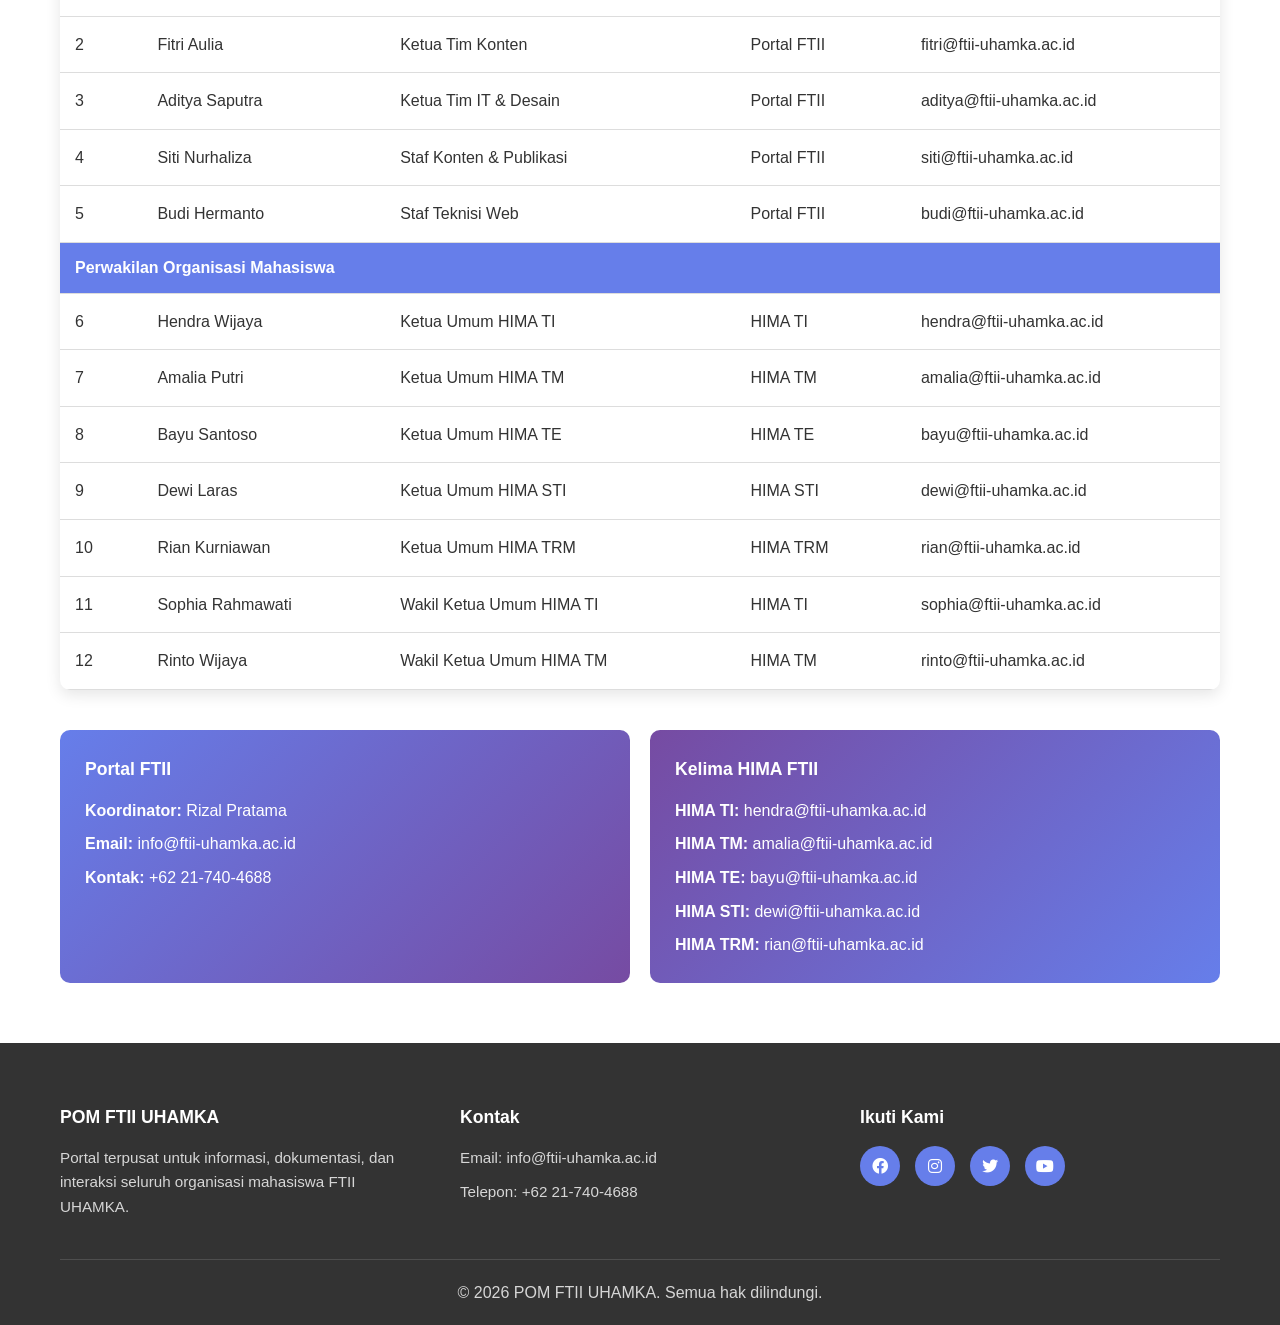
<file: struktur.html>
<!DOCTYPE html>
<html lang="id">
<head>
    <meta charset="UTF-8">
    <meta name="viewport" content="width=device-width, initial-scale=1.0">
    <title>Struktur Organisasi Portal FTII UHAMKA</title>
    <link rel="stylesheet" href="style.css">
    <link rel="stylesheet" href="https://cdnjs.cloudflare.com/ajax/libs/font-awesome/6.0.0/css/all.min.css">
</head>
<body>
    <!-- Navigation Bar -->
    <nav class="navbar">
        <div class="container">
            <div class="nav-brand">
                <i class="fas fa-university"></i>
                <span>POM FTII UHAMKA</span>
            </div>
            <button class="menu-toggle" id="menuToggle">
                <span></span>
                <span></span>
                <span></span>
            </button>
            <ul class="nav-menu" id="navMenu">
                <li><a href="index.html">Home</a></li>
                <li><a href="tentang.html">Tentang</a></li>
                <li class="nav-item dropdown">
                    <a href="#" class="dropbtn">Organisasi Mahasiswa <i class="fas fa-caret-down"></i></a>
                    <ul class="dropdown-menu">
                        <li><a href="hima-ti.html">HIMA TI</a></li>
                        <li><a href="hima-tm.html">HIMA TM</a></li>
                        <li><a href="hima-te.html">HIMA TE</a></li>
                        <li><a href="hima-sti.html">HIMA STI</a></li>
                        <li><a href="hima-trm.html">HIMA TRM</a></li>
                    </ul>
                </li>
                <li><a href="galeri-foto.html">Galeri Foto</a></li>
                <li><a href="galeri-video.html">Galeri Video</a></li>
                <li><a href="audio.html">Audio</a></li>
                <li><a href="daftar.html">Open Recruitment</a></li>
            </ul>
        </div>
    </nav>

    <!-- Page Header -->
    <section class="page-header">
        <h1>Struktur Organisasi Portal FTII UHAMKA</h1>
        <p>Susunan kepengurusan portal dan perwakilan HIMA di FTII UHAMKA.</p>
    </section>

    <!-- Content -->
    <section class="content-section">
        <div class="container">
            <!-- Organizational Chart -->
            <h2 style="text-align: center; margin-bottom: 40px;">Struktur Organisasi Mahasiswa FTII UHAMKA</h2>
            
            <!-- Main Structure -->
            <div style="background: white; padding: 40px; border-radius: 10px; box-shadow: 0 5px 15px rgba(0,0,0,0.1); overflow-x: auto; margin-bottom: 40px;">
                <div style="min-width: 100%; padding: 20px;">
                    <!-- Level 1: Koordinator Portal -->
                    <div style="text-align: center; margin-bottom: 40px;">
                        <div style="background: linear-gradient(135deg, #667eea 0%, #764ba2 100%); color: white; padding: 25px; border-radius: 10px; width: 280px; margin: 0 auto 30px; font-weight: bold; font-size: 1.1rem;">
                            <div style="margin-bottom: 8px;">Koordinator Portal FTII UHAMKA</div>
                            <div style="font-weight: normal; font-size: 0.9rem; margin-top: 8px;">Rizal Pratama</div>
                        </div>

                        <!-- Level 2: Tim Utama -->
                        <div style="display: grid; grid-template-columns: repeat(auto-fit, minmax(220px, 1fr)); gap: 20px; margin-bottom: 40px;">
                            <div style="background: #667eea; color: white; padding: 20px; border-radius: 8px; font-weight: bold;">
                                <div style="margin-bottom: 8px;">Tim Operasional & Konten</div>
                                <div style="font-weight: normal; font-size: 0.85rem; margin-top: 10px;">
                                    <div>Ketua: Fitri Aulia</div>
                                    <div>Anggota: 3 orang</div>
                                </div>
                            </div>
                            <div style="background: #764ba2; color: white; padding: 20px; border-radius: 8px; font-weight: bold;">
                                <div style="margin-bottom: 8px;">Tim IT & Desain</div>
                                <div style="font-weight: normal; font-size: 0.85rem; margin-top: 10px;">
                                    <div>Ketua: Aditya Saputra</div>
                                    <div>Anggota: 3 orang</div>
                                </div>
                            </div>
                        </div>

                        <!-- Level 3: Perwakilan HIMA -->
                        <h3 style="margin-top: 30px; margin-bottom: 20px; text-align: center;">Perwakilan Organisasi Mahasiswa</h3>
                        <div style="display: grid; grid-template-columns: repeat(auto-fit, minmax(200px, 1fr)); gap: 20px; margin-top: 20px;">
                            <div style="background: linear-gradient(135deg, #667eea 0%, #764ba2 100%); color: white; padding: 20px; border-radius: 10px; text-align: center; font-weight: bold;">
                                <div style="margin-bottom: 10px;">HIMA TI</div>
                                <div style="font-weight: normal; font-size: 0.85rem; margin-top: 10px;">
                                    <div>Hendra Wijaya</div>
                                    <div style="margin-top: 5px; font-size: 0.75rem;">Ketua Umum HIMA TI</div>
                                </div>
                            </div>
                            <div style="background: linear-gradient(135deg, #667eea 0%, #764ba2 100%); color: white; padding: 20px; border-radius: 10px; text-align: center; font-weight: bold;">
                                <div style="margin-bottom: 10px;">HIMA TM</div>
                                <div style="font-weight: normal; font-size: 0.85rem; margin-top: 10px;">
                                    <div>Amalia Putri</div>
                                    <div style="margin-top: 5px; font-size: 0.75rem;">Ketua Umum HIMA TM</div>
                                </div>
                            </div>
                            <div style="background: linear-gradient(135deg, #667eea 0%, #764ba2 100%); color: white; padding: 20px; border-radius: 10px; text-align: center; font-weight: bold;">
                                <div style="margin-bottom: 10px;">HIMA TE</div>
                                <div style="font-weight: normal; font-size: 0.85rem; margin-top: 10px;">
                                    <div>Bayu Santoso</div>
                                    <div style="margin-top: 5px; font-size: 0.75rem;">Ketua Umum HIMA TE</div>
                                </div>
                            </div>
                            <div style="background: linear-gradient(135deg, #667eea 0%, #764ba2 100%); color: white; padding: 20px; border-radius: 10px; text-align: center; font-weight: bold;">
                                <div style="margin-bottom: 10px;">HIMA STI</div>
                                <div style="font-weight: normal; font-size: 0.85rem; margin-top: 10px;">
                                    <div>Dewi Laras</div>
                                    <div style="margin-top: 5px; font-size: 0.75rem;">Ketua Umum HIMA STI</div>
                                </div>
                            </div>
                            <div style="background: linear-gradient(135deg, #667eea 0%, #764ba2 100%); color: white; padding: 20px; border-radius: 10px; text-align: center; font-weight: bold;">
                                <div style="margin-bottom: 10px;">HIMA TRM</div>
                                <div style="font-weight: normal; font-size: 0.85rem; margin-top: 10px;">
                                    <div>Rian Kurniawan</div>
                                    <div style="margin-top: 5px; font-size: 0.75rem;">Ketua Umum HIMA TRM</div>
                                </div>
                            </div>
                        </div>
                    </div>
                </div>
            </div>

            <!-- Detailed Staff List -->
            <h2 style="margin-top: 60px; margin-bottom: 20px;">Daftar Lengkap Pengurus & Perwakilan</h2>
            <div style="background: white; border-radius: 10px; overflow: hidden; box-shadow: 0 5px 15px rgba(0,0,0,0.1); overflow-x: auto;">
                <table style="width: 100%; border-collapse: collapse;">
                    <thead>
                        <tr style="background: linear-gradient(135deg, #667eea 0%, #764ba2 100%); color: white;">
                            <th style="padding: 15px; text-align: left; border-bottom: 2px solid #667eea;">No.</th>
                            <th style="padding: 15px; text-align: left; border-bottom: 2px solid #667eea;">Nama Lengkap</th>
                            <th style="padding: 15px; text-align: left; border-bottom: 2px solid #667eea;">Posisi</th>
                            <th style="padding: 15px; text-align: left; border-bottom: 2px solid #667eea;">Unit / HIMA</th>
                            <th style="padding: 15px; text-align: left; border-bottom: 2px solid #667eea;">Kontak</th>
                        </tr>
                    </thead>
                    <tbody>
                        <!-- Portal Leadership -->
                        <tr style="background: #f9f9f9; border-bottom: 1px solid #eee;">
                            <td colspan="5" style="padding: 12px 15px; background: #667eea; color: white; font-weight: bold;">Tim Pengelola Portal FTII</td>
                        </tr>
                        <tr style="border-bottom: 1px solid #eee;">
                            <td style="padding: 15px;">1</td>
                            <td style="padding: 15px;">Rizal Pratama</td>
                            <td style="padding: 15px;">Koordinator Portal</td>
                            <td style="padding: 15px;">Portal FTII</td>
                            <td style="padding: 15px;">rizal@ftii-uhamka.ac.id</td>
                        </tr>
                        <tr style="border-bottom: 1px solid #eee;">
                            <td style="padding: 15px;">2</td>
                            <td style="padding: 15px;">Fitri Aulia</td>
                            <td style="padding: 15px;">Ketua Tim Konten</td>
                            <td style="padding: 15px;">Portal FTII</td>
                            <td style="padding: 15px;">fitri@ftii-uhamka.ac.id</td>
                        </tr>
                        <tr style="border-bottom: 1px solid #eee;">
                            <td style="padding: 15px;">3</td>
                            <td style="padding: 15px;">Aditya Saputra</td>
                            <td style="padding: 15px;">Ketua Tim IT & Desain</td>
                            <td style="padding: 15px;">Portal FTII</td>
                            <td style="padding: 15px;">aditya@ftii-uhamka.ac.id</td>
                        </tr>
                        <tr style="border-bottom: 1px solid #eee;">
                            <td style="padding: 15px;">4</td>
                            <td style="padding: 15px;">Siti Nurhaliza</td>
                            <td style="padding: 15px;">Staf Konten & Publikasi</td>
                            <td style="padding: 15px;">Portal FTII</td>
                            <td style="padding: 15px;">siti@ftii-uhamka.ac.id</td>
                        </tr>
                        <tr style="border-bottom: 1px solid #eee;">
                            <td style="padding: 15px;">5</td>
                            <td style="padding: 15px;">Budi Hermanto</td>
                            <td style="padding: 15px;">Staf Teknisi Web</td>
                            <td style="padding: 15px;">Portal FTII</td>
                            <td style="padding: 15px;">budi@ftii-uhamka.ac.id</td>
                        </tr>

                        <!-- HIMA Representatives -->
                        <tr style="background: #f9f9f9; border-bottom: 1px solid #eee;">
                            <td colspan="5" style="padding: 12px 15px; background: #667eea; color: white; font-weight: bold;">Perwakilan Organisasi Mahasiswa</td>
                        </tr>
                        <tr style="border-bottom: 1px solid #eee;">
                            <td style="padding: 15px;">6</td>
                            <td style="padding: 15px;">Hendra Wijaya</td>
                            <td style="padding: 15px;">Ketua Umum HIMA TI</td>
                            <td style="padding: 15px;">HIMA TI</td>
                            <td style="padding: 15px;">hendra@ftii-uhamka.ac.id</td>
                        </tr>
                        <tr style="border-bottom: 1px solid #eee;">
                            <td style="padding: 15px;">7</td>
                            <td style="padding: 15px;">Amalia Putri</td>
                            <td style="padding: 15px;">Ketua Umum HIMA TM</td>
                            <td style="padding: 15px;">HIMA TM</td>
                            <td style="padding: 15px;">amalia@ftii-uhamka.ac.id</td>
                        </tr>
                        <tr style="border-bottom: 1px solid #eee;">
                            <td style="padding: 15px;">8</td>
                            <td style="padding: 15px;">Bayu Santoso</td>
                            <td style="padding: 15px;">Ketua Umum HIMA TE</td>
                            <td style="padding: 15px;">HIMA TE</td>
                            <td style="padding: 15px;">bayu@ftii-uhamka.ac.id</td>
                        </tr>
                        <tr style="border-bottom: 1px solid #eee;">
                            <td style="padding: 15px;">9</td>
                            <td style="padding: 15px;">Dewi Laras</td>
                            <td style="padding: 15px;">Ketua Umum HIMA STI</td>
                            <td style="padding: 15px;">HIMA STI</td>
                            <td style="padding: 15px;">dewi@ftii-uhamka.ac.id</td>
                        </tr>
                        <tr style="border-bottom: 1px solid #eee;">
                            <td style="padding: 15px;">10</td>
                            <td style="padding: 15px;">Rian Kurniawan</td>
                            <td style="padding: 15px;">Ketua Umum HIMA TRM</td>
                            <td style="padding: 15px;">HIMA TRM</td>
                            <td style="padding: 15px;">rian@ftii-uhamka.ac.id</td>
                        </tr>
                        <tr style="border-bottom: 1px solid #eee;">
                            <td style="padding: 15px;">11</td>
                            <td style="padding: 15px;">Sophia Rahmawati</td>
                            <td style="padding: 15px;">Wakil Ketua Umum HIMA TI</td>
                            <td style="padding: 15px;">HIMA TI</td>
                            <td style="padding: 15px;">sophia@ftii-uhamka.ac.id</td>
                        </tr>
                        <tr style="border-bottom: 1px solid #eee;">
                            <td style="padding: 15px;">12</td>
                            <td style="padding: 15px;">Rinto Wijaya</td>
                            <td style="padding: 15px;">Wakil Ketua Umum HIMA TM</td>
                            <td style="padding: 15px;">HIMA TM</td>
                            <td style="padding: 15px;">rinto@ftii-uhamka.ac.id</td>
                        </tr>
                    </tbody>
                </table>
            </div>

            <!-- Quick Contact Info -->
            <div style="display: grid; grid-template-columns: repeat(auto-fit, minmax(280px, 1fr)); gap: 20px; margin-top: 40px;">
                <div style="background: linear-gradient(135deg, #667eea 0%, #764ba2 100%); color: white; padding: 25px; border-radius: 10px;">
                    <h3 style="margin-bottom: 15px; font-size: 1.1rem;">Portal FTII</h3>
                    <p><strong>Koordinator:</strong> Rizal Pratama</p>
                    <p style="margin-top: 8px;"><strong>Email:</strong> info@ftii-uhamka.ac.id</p>
                    <p style="margin-top: 8px;"><strong>Kontak:</strong> +62 21-740-4688</p>
                </div>
                <div style="background: linear-gradient(135deg, #764ba2 0%, #667eea 100%); color: white; padding: 25px; border-radius: 10px;">
                    <h3 style="margin-bottom: 15px; font-size: 1.1rem;">Kelima HIMA FTII</h3>
                    <p><strong>HIMA TI:</strong> hendra@ftii-uhamka.ac.id</p>
                    <p style="margin-top: 8px;"><strong>HIMA TM:</strong> amalia@ftii-uhamka.ac.id</p>
                    <p style="margin-top: 8px;"><strong>HIMA TE:</strong> bayu@ftii-uhamka.ac.id</p>
                    <p style="margin-top: 8px;"><strong>HIMA STI:</strong> dewi@ftii-uhamka.ac.id</p>
                    <p style="margin-top: 8px;"><strong>HIMA TRM:</strong> rian@ftii-uhamka.ac.id</p>
                </div>
            </div>
        </div>
    </section>

    <!-- Footer -->
    <footer class="footer">
        <div class="container">
            <div class="footer-content">
                <div class="footer-section">
                    <h4>POM FTII UHAMKA</h4>
                    <p>Portal terpusat untuk informasi, dokumentasi, dan interaksi seluruh organisasi mahasiswa FTII UHAMKA.</p>
                </div>
                <div class="footer-section">
                    <h4>Kontak</h4>
                    <p>Email: info@ftii-uhamka.ac.id</p>
                    <p>Telepon: +62 21-740-4688</p>
                </div>
                <div class="footer-section">
                    <h4>Ikuti Kami</h4>
                    <div class="social-links">
                        <a href="#"><i class="fab fa-facebook"></i></a>
                        <a href="#"><i class="fab fa-instagram"></i></a>
                        <a href="#"><i class="fab fa-twitter"></i></a>
                        <a href="#"><i class="fab fa-youtube"></i></a>
                    </div>
                </div>
            </div>
            <div class="footer-bottom">
                <p>&copy; 2026 POM FTII UHAMKA. Semua hak dilindungi.</p>
            </div>
        </div>
    </footer>

    <script src="script.js"></script>
</body>
</html>
</file>
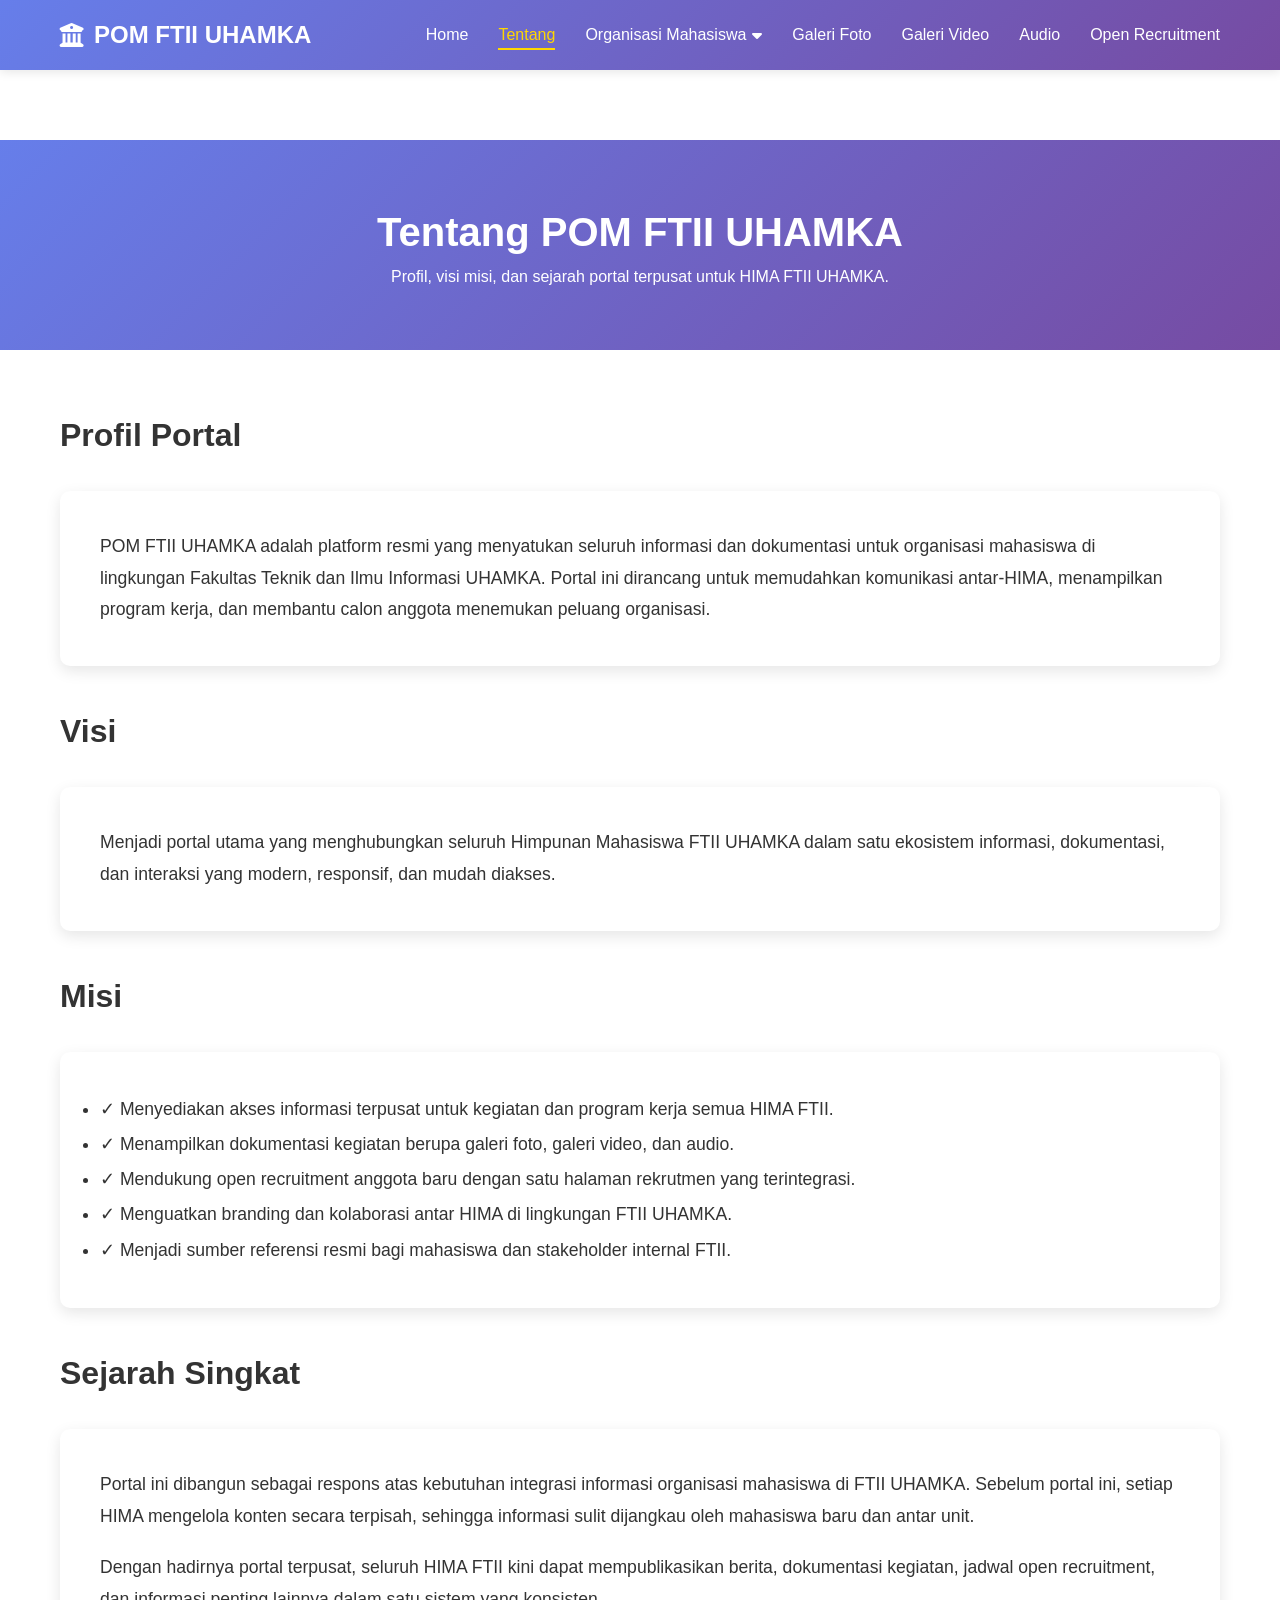
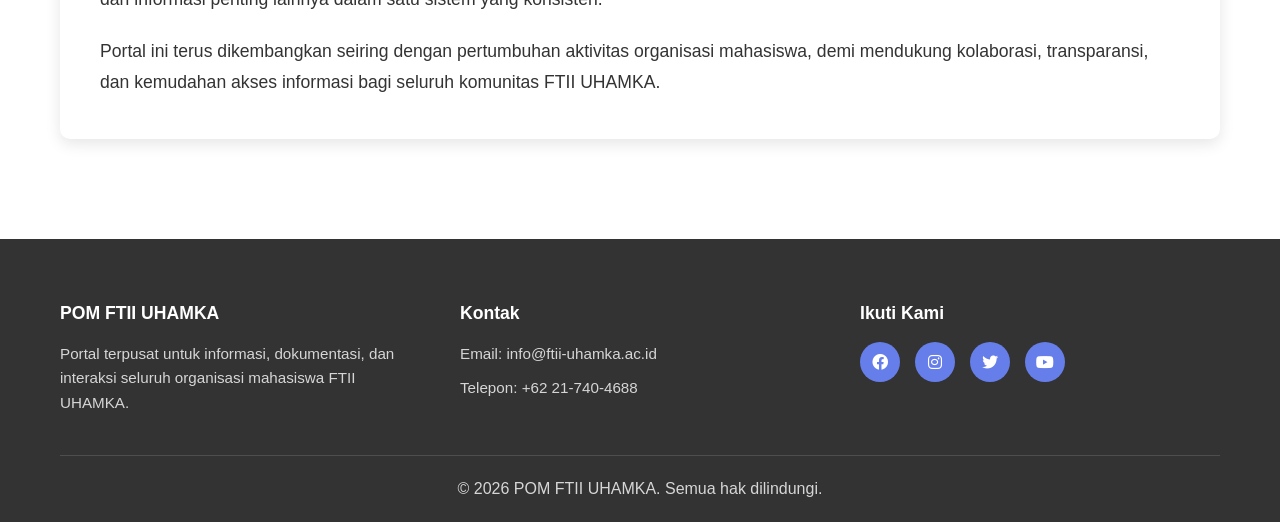
<file: tentang.html>
<!DOCTYPE html>
<html lang="id">
<head>
    <meta charset="UTF-8">
    <meta name="viewport" content="width=device-width, initial-scale=1.0">
    <title>Tentang POM FTII UHAMKA</title>
    <link rel="stylesheet" href="style.css">
    <link rel="stylesheet" href="https://cdnjs.cloudflare.com/ajax/libs/font-awesome/6.0.0/css/all.min.css">
</head>
<body>
    <!-- Navigation Bar -->
    <nav class="navbar">
        <div class="container">
            <div class="nav-brand">
                <i class="fas fa-university"></i>
                <span>POM FTII UHAMKA</span>
            </div>
            <button class="menu-toggle" id="menuToggle">
                <span></span>
                <span></span>
                <span></span>
            </button>
            <ul class="nav-menu" id="navMenu">
                <li><a href="index.html">Home</a></li>
                <li><a href="tentang.html">Tentang</a></li>
                <li class="nav-item dropdown">
                    <a href="#" class="dropbtn">Organisasi Mahasiswa <i class="fas fa-caret-down"></i></a>
                    <ul class="dropdown-menu">
                        <li><a href="hima-ti.html">HIMA TI</a></li>
                        <li><a href="hima-tm.html">HIMA TM</a></li>
                        <li><a href="hima-te.html">HIMA TE</a></li>
                        <li><a href="hima-sti.html">HIMA STI</a></li>
                        <li><a href="hima-trm.html">HIMA TRM</a></li>
                    </ul>
                </li>
                <li><a href="galeri-foto.html">Galeri Foto</a></li>
                <li><a href="galeri-video.html">Galeri Video</a></li>
                <li><a href="audio.html">Audio</a></li>
                <li><a href="daftar.html">Open Recruitment</a></li>
            </ul>
        </div>
    </nav>

    <!-- Page Header -->
    <section class="page-header">
        <h1>Tentang POM FTII UHAMKA</h1>
        <p>Profil, visi misi, dan sejarah portal terpusat untuk HIMA FTII UHAMKA.</p>
    </section>

    <!-- Content -->
    <section class="content-section">
        <div class="container">
            <h2>Profil Portal</h2>
            <div style="background: white; padding: 40px; border-radius: 10px; box-shadow: 0 5px 15px rgba(0,0,0,0.1); margin-bottom: 40px;">
                <p style="font-size: 1.1rem; line-height: 1.8;">
                    POM FTII UHAMKA adalah platform resmi yang menyatukan seluruh informasi dan dokumentasi untuk organisasi mahasiswa di lingkungan Fakultas Teknik dan Ilmu Informasi UHAMKA. Portal ini dirancang untuk memudahkan komunikasi antar-HIMA, menampilkan program kerja, dan membantu calon anggota menemukan peluang organisasi.
                </p>
            </div>

            <h2>Visi</h2>
            <div style="background: white; padding: 40px; border-radius: 10px; box-shadow: 0 5px 15px rgba(0,0,0,0.1); margin-bottom: 40px;">
                <p style="font-size: 1.1rem; line-height: 1.8;">
                    Menjadi portal utama yang menghubungkan seluruh Himpunan Mahasiswa FTII UHAMKA dalam satu ekosistem informasi, dokumentasi, dan interaksi yang modern, responsif, dan mudah diakses.
                </p>
            </div>

            <h2>Misi</h2>
            <div style="background: white; padding: 40px; border-radius: 10px; box-shadow: 0 5px 15px rgba(0,0,0,0.1); margin-bottom: 40px;">
                <ul style="font-size: 1.1rem; line-height: 2;">
                    <li>✓ Menyediakan akses informasi terpusat untuk kegiatan dan program kerja semua HIMA FTII.</li>
                    <li>✓ Menampilkan dokumentasi kegiatan berupa galeri foto, galeri video, dan audio.</li>
                    <li>✓ Mendukung open recruitment anggota baru dengan satu halaman rekrutmen yang terintegrasi.</li>
                    <li>✓ Menguatkan branding dan kolaborasi antar HIMA di lingkungan FTII UHAMKA.</li>
                    <li>✓ Menjadi sumber referensi resmi bagi mahasiswa dan stakeholder internal FTII.</li>
                </ul>
            </div>

            <h2>Sejarah Singkat</h2>
            <div style="background: white; padding: 40px; border-radius: 10px; box-shadow: 0 5px 15px rgba(0,0,0,0.1); margin-bottom: 40px;">
                <p style="font-size: 1.1rem; line-height: 1.8; margin-bottom: 20px;">
                    Portal ini dibangun sebagai respons atas kebutuhan integrasi informasi organisasi mahasiswa di FTII UHAMKA. Sebelum portal ini, setiap HIMA mengelola konten secara terpisah, sehingga informasi sulit dijangkau oleh mahasiswa baru dan antar unit.
                </p>
                <p style="font-size: 1.1rem; line-height: 1.8; margin-bottom: 20px;">
                    Dengan hadirnya portal terpusat, seluruh HIMA FTII kini dapat mempublikasikan berita, dokumentasi kegiatan, jadwal open recruitment, dan informasi penting lainnya dalam satu sistem yang konsisten.
                </p>
                <p style="font-size: 1.1rem; line-height: 1.8;">
                    Portal ini terus dikembangkan seiring dengan pertumbuhan aktivitas organisasi mahasiswa, demi mendukung kolaborasi, transparansi, dan kemudahan akses informasi bagi seluruh komunitas FTII UHAMKA.
                </p>
            </div>
        </div>
    </section>

    <!-- Footer -->
    <footer class="footer">
        <div class="container">
            <div class="footer-content">
                <div class="footer-section">
                    <h4>POM FTII UHAMKA</h4>
                    <p>Portal terpusat untuk informasi, dokumentasi, dan interaksi seluruh organisasi mahasiswa FTII UHAMKA.</p>
                </div>
                <div class="footer-section">
                    <h4>Kontak</h4>
                    <p>Email: info@ftii-uhamka.ac.id</p>
                    <p>Telepon: +62 21-740-4688</p>
                </div>
                <div class="footer-section">
                    <h4>Ikuti Kami</h4>
                    <div class="social-links">
                        <a href="#"><i class="fab fa-facebook"></i></a>
                        <a href="#"><i class="fab fa-instagram"></i></a>
                        <a href="#"><i class="fab fa-twitter"></i></a>
                        <a href="#"><i class="fab fa-youtube"></i></a>
                    </div>
                </div>
            </div>
            <div class="footer-bottom">
                <p>&copy; 2026 POM FTII UHAMKA. Semua hak dilindungi.</p>
            </div>
        </div>
    </footer>

    <script src="script.js"></script>
</body>
</html>
</file>
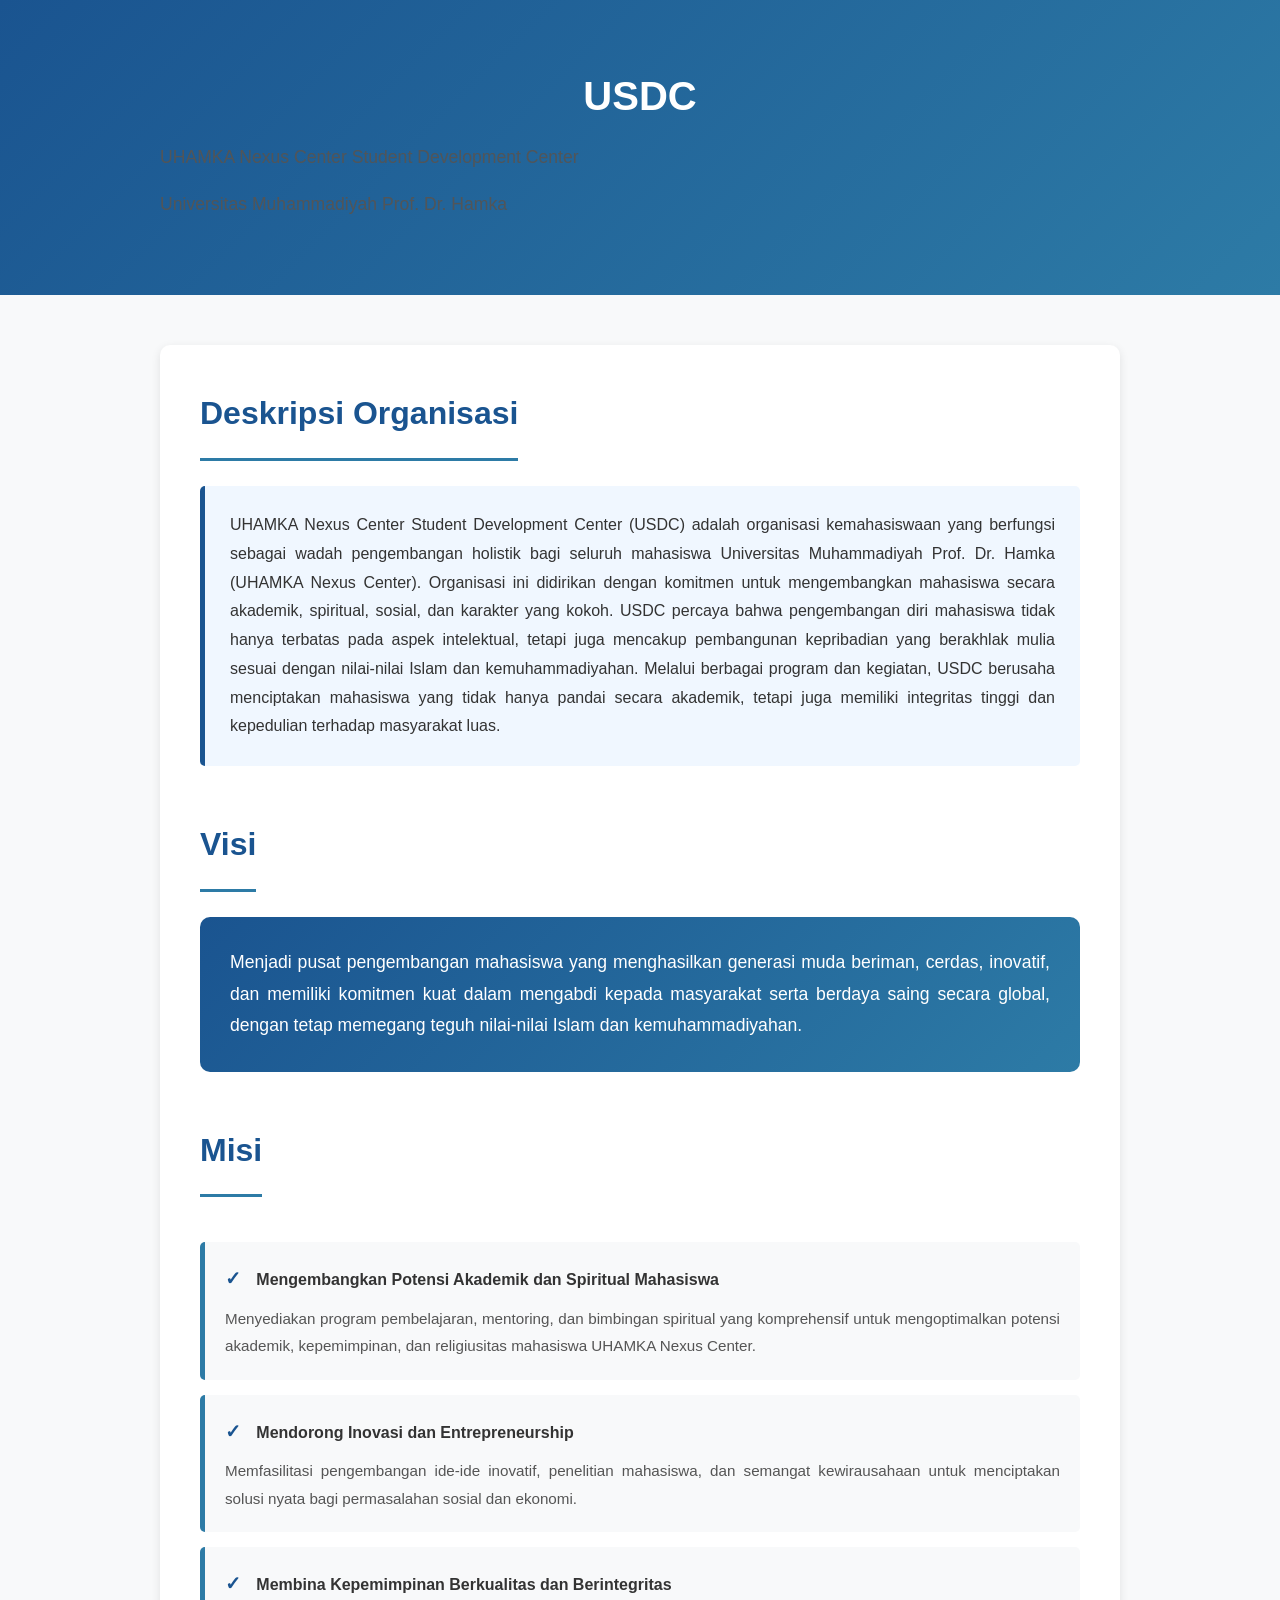
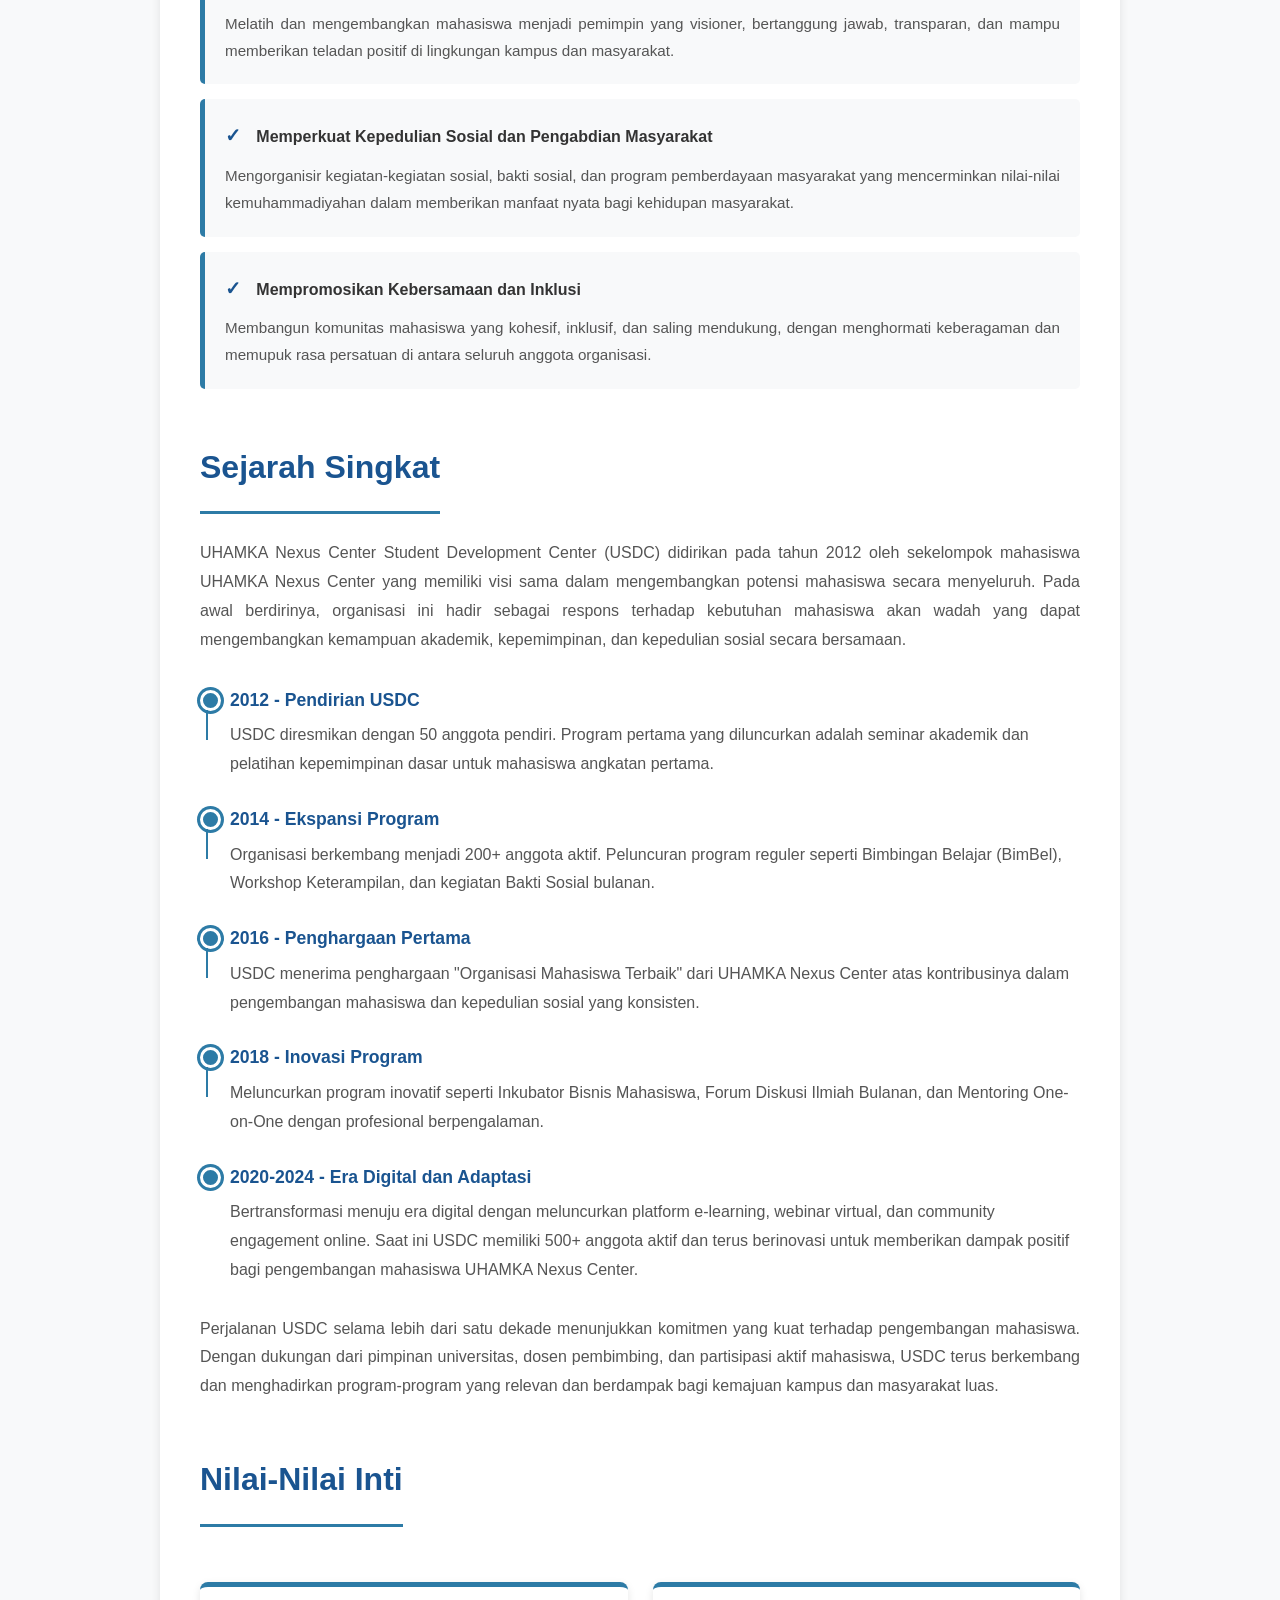
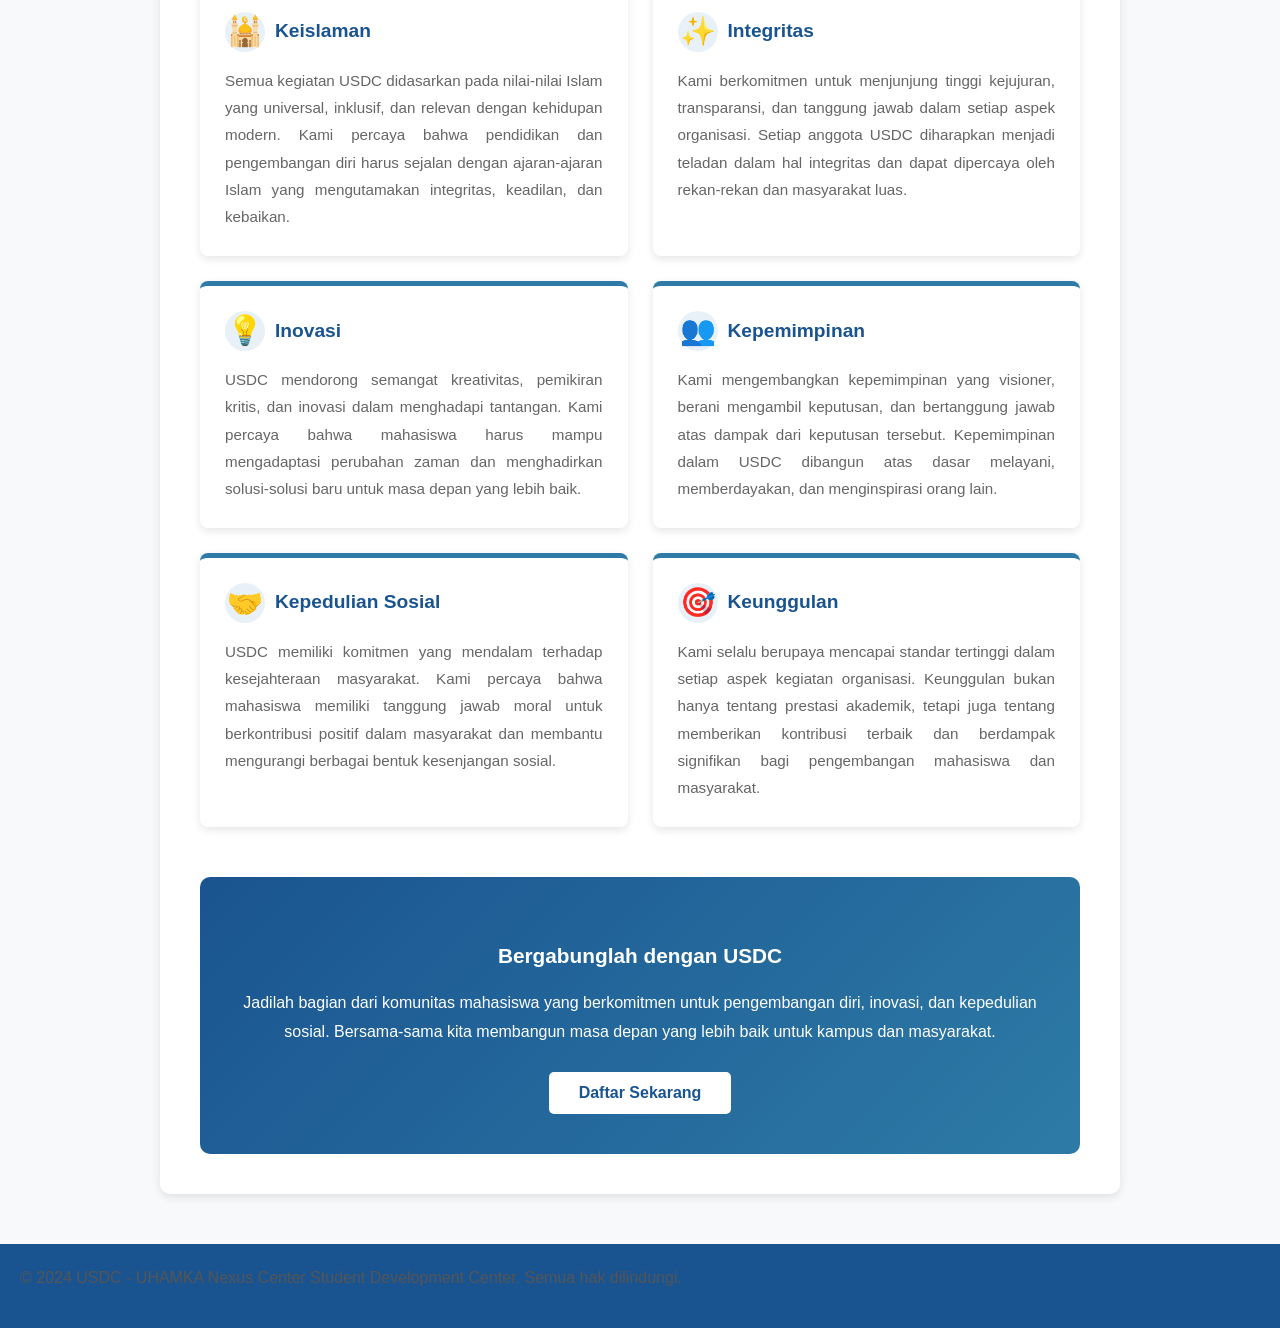
<file: usdc-tentang.html>
<!DOCTYPE html>
<html lang="id">
<head>
    <meta charset="UTF-8">
    <meta name="viewport" content="width=device-width, initial-scale=1.0">
    <title>Tentang Kami - USDC (UHAMKA Nexus Center Student Development Center)</title>
    <style>
        * {
            margin: 0;
            padding: 0;
            box-sizing: border-box;
        }

        body {
            font-family: 'Segoe UI', Tahoma, Geneva, Verdana, sans-serif;
            line-height: 1.8;
            color: #333;
            background-color: #f8f9fa;
        }

        .container {
            max-width: 1000px;
            margin: 0 auto;
            padding: 0 20px;
        }

        /* Header */
        header {
            background: linear-gradient(135deg, #1a5490 0%, #2d7ba6 100%);
            color: white;
            padding: 60px 20px;
            text-align: center;
            margin-bottom: 50px;
        }

        header h1 {
            font-size: 2.5rem;
            margin-bottom: 10px;
        }

        header .subtitle {
            font-size: 1.1rem;
            opacity: 0.95;
        }

        /* Main Content */
        .content {
            background: white;
            padding: 40px;
            border-radius: 10px;
            box-shadow: 0 3px 10px rgba(0, 0, 0, 0.1);
            margin-bottom: 30px;
        }

        /* Section Styling */
        section {
            margin-bottom: 50px;
        }

        section:last-child {
            margin-bottom: 0;
        }

        h2 {
            color: #1a5490;
            font-size: 2rem;
            margin-bottom: 25px;
            padding-bottom: 15px;
            border-bottom: 3px solid #2d7ba6;
            display: inline-block;
        }

        h3 {
            color: #2d7ba6;
            font-size: 1.3rem;
            margin-top: 20px;
            margin-bottom: 15px;
        }

        p {
            margin-bottom: 15px;
            text-align: justify;
            color: #555;
        }

        /* Deskripsi Organisasi */
        .deskripsi {
            background-color: #f0f7ff;
            padding: 25px;
            border-left: 5px solid #1a5490;
            border-radius: 5px;
            margin-bottom: 20px;
        }

        .deskripsi p {
            margin: 0;
            color: #333;
        }

        /* Visi */
        .visi-box {
            background: linear-gradient(135deg, #1a5490 0%, #2d7ba6 100%);
            color: white;
            padding: 30px;
            border-radius: 10px;
            text-align: center;
            margin-bottom: 20px;
        }

        .visi-box p {
            margin: 0;
            font-size: 1.1rem;
            color: white;
            text-align: justify;
        }

        /* Misi List */
        .misi-list {
            list-style: none;
            margin: 20px 0;
        }

        .misi-list li {
            background: #f8f9fa;
            padding: 20px;
            margin-bottom: 15px;
            border-left: 5px solid #2d7ba6;
            border-radius: 5px;
            transition: 0.3s;
        }

        .misi-list li:hover {
            background: #e8f1f8;
            transform: translateX(5px);
        }

        .misi-list li::before {
            content: "✓ ";
            color: #1a5490;
            font-weight: bold;
            font-size: 1.2rem;
            margin-right: 10px;
        }

        /* Sejarah */
        .timeline {
            margin: 30px 0;
        }

        .timeline-item {
            padding-left: 30px;
            margin-bottom: 25px;
            position: relative;
        }

        .timeline-item::before {
            content: "";
            position: absolute;
            left: 0;
            top: 5px;
            width: 15px;
            height: 15px;
            background: #2d7ba6;
            border-radius: 50%;
            border: 3px solid white;
            box-shadow: 0 0 0 3px #2d7ba6;
        }

        .timeline-item::after {
            content: "";
            position: absolute;
            left: 6px;
            top: 25px;
            width: 2px;
            height: 30px;
            background: #2d7ba6;
        }

        .timeline-item:last-child::after {
            display: none;
        }

        .timeline-year {
            font-weight: bold;
            color: #1a5490;
            font-size: 1.1rem;
            margin-bottom: 5px;
        }

        .timeline-text {
            color: #555;
        }

        /* Nilai-Nilai Inti */
        .values-grid {
            display: grid;
            grid-template-columns: repeat(auto-fit, minmax(280px, 1fr));
            gap: 25px;
            margin: 30px 0;
        }

        .value-card {
            background: white;
            padding: 25px;
            border-radius: 8px;
            border-top: 5px solid #2d7ba6;
            box-shadow: 0 3px 8px rgba(0, 0, 0, 0.1);
            transition: 0.3s;
        }

        .value-card:hover {
            transform: translateY(-5px);
            box-shadow: 0 5px 15px rgba(0, 0, 0, 0.15);
        }

        .value-card h4 {
            color: #1a5490;
            font-size: 1.2rem;
            margin-bottom: 15px;
            display: flex;
            align-items: center;
        }

        .value-icon {
            font-size: 1.8rem;
            margin-right: 10px;
            width: 40px;
            height: 40px;
            background: #e8f1f8;
            border-radius: 50%;
            display: flex;
            align-items: center;
            justify-content: center;
        }

        .value-card p {
            color: #666;
            font-size: 0.95rem;
            margin: 0;
        }

        /* Call to Action */
        .cta-section {
            background: linear-gradient(135deg, #1a5490 0%, #2d7ba6 100%);
            color: white;
            padding: 40px;
            border-radius: 10px;
            text-align: center;
            margin-top: 50px;
        }

        .cta-section h3 {
            color: white;
            margin-bottom: 15px;
        }

        .cta-section p {
            color: white;
            margin-bottom: 25px;
            text-align: center;
        }

        .btn {
            display: inline-block;
            padding: 12px 30px;
            background: white;
            color: #1a5490;
            text-decoration: none;
            border-radius: 5px;
            font-weight: bold;
            transition: 0.3s;
            border: none;
            cursor: pointer;
            font-size: 1rem;
        }

        .btn:hover {
            background: #f0f7ff;
            transform: translateY(-2px);
            box-shadow: 0 5px 15px rgba(0, 0, 0, 0.2);
        }

        /* Responsive Design */
        @media (max-width: 768px) {
            header h1 {
                font-size: 1.8rem;
            }

            header .subtitle {
                font-size: 1rem;
            }

            .content {
                padding: 25px;
            }

            h2 {
                font-size: 1.5rem;
            }

            .values-grid {
                grid-template-columns: 1fr;
            }

            section {
                margin-bottom: 35px;
            }
        }

        @media (max-width: 480px) {
            header {
                padding: 40px 15px;
                margin-bottom: 30px;
            }

            header h1 {
                font-size: 1.5rem;
            }

            .content {
                padding: 20px;
                border-radius: 8px;
            }

            h2 {
                font-size: 1.3rem;
            }

            h3 {
                font-size: 1.1rem;
            }

            .deskripsi {
                padding: 20px;
            }

            .visi-box {
                padding: 20px;
            }

            .misi-list li {
                padding: 15px;
            }

            .value-card {
                padding: 20px;
            }
        }

        /* Print Styling */
        @media print {
            header {
                background: #1a5490;
            }

            .content {
                box-shadow: none;
            }
        }
    </style>
</head>
<body>
    <header>
        <div class="container">
            <h1>USDC</h1>
            <p class="subtitle">UHAMKA Nexus Center Student Development Center</p>
            <p class="subtitle">Universitas Muhammadiyah Prof. Dr. Hamka</p>
        </div>
    </header>

    <main class="container">
        <div class="content">
            <!-- Deskripsi Organisasi -->
            <section id="deskripsi">
                <h2>Deskripsi Organisasi</h2>
                
                <div class="deskripsi">
                    <p>
                        UHAMKA Nexus Center Student Development Center (USDC) adalah organisasi kemahasiswaan yang berfungsi sebagai wadah pengembangan holistik bagi seluruh mahasiswa Universitas Muhammadiyah Prof. Dr. Hamka (UHAMKA Nexus Center). Organisasi ini didirikan dengan komitmen untuk mengembangkan mahasiswa secara akademik, spiritual, sosial, dan karakter yang kokoh. USDC percaya bahwa pengembangan diri mahasiswa tidak hanya terbatas pada aspek intelektual, tetapi juga mencakup pembangunan kepribadian yang berakhlak mulia sesuai dengan nilai-nilai Islam dan kemuhammadiyahan. Melalui berbagai program dan kegiatan, USDC berusaha menciptakan mahasiswa yang tidak hanya pandai secara akademik, tetapi juga memiliki integritas tinggi dan kepedulian terhadap masyarakat luas.
                    </p>
                </div>
            </section>

            <!-- Visi -->
            <section id="visi">
                <h2>Visi</h2>
                
                <div class="visi-box">
                    <p>
                        Menjadi pusat pengembangan mahasiswa yang menghasilkan generasi muda beriman, cerdas, inovatif, dan memiliki komitmen kuat dalam mengabdi kepada masyarakat serta berdaya saing secara global, dengan tetap memegang teguh nilai-nilai Islam dan kemuhammadiyahan.
                    </p>
                </div>
            </section>

            <!-- Misi -->
            <section id="misi">
                <h2>Misi</h2>
                
                <ul class="misi-list">
                    <li>
                        <strong>Mengembangkan Potensi Akademik dan Spiritual Mahasiswa</strong>
                        <p style="margin-top: 8px; margin-bottom: 0; font-size: 0.95rem;">Menyediakan program pembelajaran, mentoring, dan bimbingan spiritual yang komprehensif untuk mengoptimalkan potensi akademik, kepemimpinan, dan religiusitas mahasiswa UHAMKA Nexus Center.</p>
                    </li>
                    
                    <li>
                        <strong>Mendorong Inovasi dan Entrepreneurship</strong>
                        <p style="margin-top: 8px; margin-bottom: 0; font-size: 0.95rem;">Memfasilitasi pengembangan ide-ide inovatif, penelitian mahasiswa, dan semangat kewirausahaan untuk menciptakan solusi nyata bagi permasalahan sosial dan ekonomi.</p>
                    </li>
                    
                    <li>
                        <strong>Membina Kepemimpinan Berkualitas dan Berintegritas</strong>
                        <p style="margin-top: 8px; margin-bottom: 0; font-size: 0.95rem;">Melatih dan mengembangkan mahasiswa menjadi pemimpin yang visioner, bertanggung jawab, transparan, dan mampu memberikan teladan positif di lingkungan kampus dan masyarakat.</p>
                    </li>
                    
                    <li>
                        <strong>Memperkuat Kepedulian Sosial dan Pengabdian Masyarakat</strong>
                        <p style="margin-top: 8px; margin-bottom: 0; font-size: 0.95rem;">Mengorganisir kegiatan-kegiatan sosial, bakti sosial, dan program pemberdayaan masyarakat yang mencerminkan nilai-nilai kemuhammadiyahan dalam memberikan manfaat nyata bagi kehidupan masyarakat.</p>
                    </li>
                    
                    <li>
                        <strong>Mempromosikan Kebersamaan dan Inklusi</strong>
                        <p style="margin-top: 8px; margin-bottom: 0; font-size: 0.95rem;">Membangun komunitas mahasiswa yang kohesif, inklusif, dan saling mendukung, dengan menghormati keberagaman dan memupuk rasa persatuan di antara seluruh anggota organisasi.</p>
                    </li>
                </ul>
            </section>

            <!-- Sejarah Singkat -->
            <section id="sejarah">
                <h2>Sejarah Singkat</h2>
                
                <p>
                    UHAMKA Nexus Center Student Development Center (USDC) didirikan pada tahun 2012 oleh sekelompok mahasiswa UHAMKA Nexus Center yang memiliki visi sama dalam mengembangkan potensi mahasiswa secara menyeluruh. Pada awal berdirinya, organisasi ini hadir sebagai respons terhadap kebutuhan mahasiswa akan wadah yang dapat mengembangkan kemampuan akademik, kepemimpinan, dan kepedulian sosial secara bersamaan.
                </p>

                <div class="timeline">
                    <div class="timeline-item">
                        <div class="timeline-year">2012 - Pendirian USDC</div>
                        <div class="timeline-text">
                            USDC diresmikan dengan 50 anggota pendiri. Program pertama yang diluncurkan adalah seminar akademik dan pelatihan kepemimpinan dasar untuk mahasiswa angkatan pertama.
                        </div>
                    </div>

                    <div class="timeline-item">
                        <div class="timeline-year">2014 - Ekspansi Program</div>
                        <div class="timeline-text">
                            Organisasi berkembang menjadi 200+ anggota aktif. Peluncuran program reguler seperti Bimbingan Belajar (BimBel), Workshop Keterampilan, dan kegiatan Bakti Sosial bulanan.
                        </div>
                    </div>

                    <div class="timeline-item">
                        <div class="timeline-year">2016 - Penghargaan Pertama</div>
                        <div class="timeline-text">
                            USDC menerima penghargaan "Organisasi Mahasiswa Terbaik" dari UHAMKA Nexus Center atas kontribusinya dalam pengembangan mahasiswa dan kepedulian sosial yang konsisten.
                        </div>
                    </div>

                    <div class="timeline-item">
                        <div class="timeline-year">2018 - Inovasi Program</div>
                        <div class="timeline-text">
                            Meluncurkan program inovatif seperti Inkubator Bisnis Mahasiswa, Forum Diskusi Ilmiah Bulanan, dan Mentoring One-on-One dengan profesional berpengalaman.
                        </div>
                    </div>

                    <div class="timeline-item">
                        <div class="timeline-year">2020-2024 - Era Digital dan Adaptasi</div>
                        <div class="timeline-text">
                            Bertransformasi menuju era digital dengan meluncurkan platform e-learning, webinar virtual, dan community engagement online. Saat ini USDC memiliki 500+ anggota aktif dan terus berinovasi untuk memberikan dampak positif bagi pengembangan mahasiswa UHAMKA Nexus Center.
                        </div>
                    </div>
                </div>

                <p style="margin-top: 30px;">
                    Perjalanan USDC selama lebih dari satu dekade menunjukkan komitmen yang kuat terhadap pengembangan mahasiswa. Dengan dukungan dari pimpinan universitas, dosen pembimbing, dan partisipasi aktif mahasiswa, USDC terus berkembang dan menghadirkan program-program yang relevan dan berdampak bagi kemajuan kampus dan masyarakat luas.
                </p>
            </section>

            <!-- Nilai-Nilai Inti -->
            <section id="nilai-inti">
                <h2>Nilai-Nilai Inti</h2>
                
                <div class="values-grid">
                    <div class="value-card">
                        <h4>
                            <span class="value-icon">🕌</span>
                            Keislaman
                        </h4>
                        <p>
                            Semua kegiatan USDC didasarkan pada nilai-nilai Islam yang universal, inklusif, dan relevan dengan kehidupan modern. Kami percaya bahwa pendidikan dan pengembangan diri harus sejalan dengan ajaran-ajaran Islam yang mengutamakan integritas, keadilan, dan kebaikan.
                        </p>
                    </div>

                    <div class="value-card">
                        <h4>
                            <span class="value-icon">✨</span>
                            Integritas
                        </h4>
                        <p>
                            Kami berkomitmen untuk menjunjung tinggi kejujuran, transparansi, dan tanggung jawab dalam setiap aspek organisasi. Setiap anggota USDC diharapkan menjadi teladan dalam hal integritas dan dapat dipercaya oleh rekan-rekan dan masyarakat luas.
                        </p>
                    </div>

                    <div class="value-card">
                        <h4>
                            <span class="value-icon">💡</span>
                            Inovasi
                        </h4>
                        <p>
                            USDC mendorong semangat kreativitas, pemikiran kritis, dan inovasi dalam menghadapi tantangan. Kami percaya bahwa mahasiswa harus mampu mengadaptasi perubahan zaman dan menghadirkan solusi-solusi baru untuk masa depan yang lebih baik.
                        </p>
                    </div>

                    <div class="value-card">
                        <h4>
                            <span class="value-icon">👥</span>
                            Kepemimpinan
                        </h4>
                        <p>
                            Kami mengembangkan kepemimpinan yang visioner, berani mengambil keputusan, dan bertanggung jawab atas dampak dari keputusan tersebut. Kepemimpinan dalam USDC dibangun atas dasar melayani, memberdayakan, dan menginspirasi orang lain.
                        </p>
                    </div>

                    <div class="value-card">
                        <h4>
                            <span class="value-icon">🤝</span>
                            Kepedulian Sosial
                        </h4>
                        <p>
                            USDC memiliki komitmen yang mendalam terhadap kesejahteraan masyarakat. Kami percaya bahwa mahasiswa memiliki tanggung jawab moral untuk berkontribusi positif dalam masyarakat dan membantu mengurangi berbagai bentuk kesenjangan sosial.
                        </p>
                    </div>

                    <div class="value-card">
                        <h4>
                            <span class="value-icon">🎯</span>
                            Keunggulan
                        </h4>
                        <p>
                            Kami selalu berupaya mencapai standar tertinggi dalam setiap aspek kegiatan organisasi. Keunggulan bukan hanya tentang prestasi akademik, tetapi juga tentang memberikan kontribusi terbaik dan berdampak signifikan bagi pengembangan mahasiswa dan masyarakat.
                        </p>
                    </div>
                </div>
            </section>

            <!-- Call to Action -->
            <div class="cta-section">
                <h3>Bergabunglah dengan USDC</h3>
                <p>
                    Jadilah bagian dari komunitas mahasiswa yang berkomitmen untuk pengembangan diri, inovasi, dan kepedulian sosial. Bersama-sama kita membangun masa depan yang lebih baik untuk kampus dan masyarakat.
                </p>
                <button class="btn">Daftar Sekarang</button>
            </div>
        </div>
    </main>

    <footer style="background: #1a5490; color: white; text-align: center; padding: 20px; margin-top: 50px;">
        <p>&copy; 2024 USDC - UHAMKA Nexus Center Student Development Center. Semua hak dilindungi.</p>
    </footer>
</body>
</html>
</file>
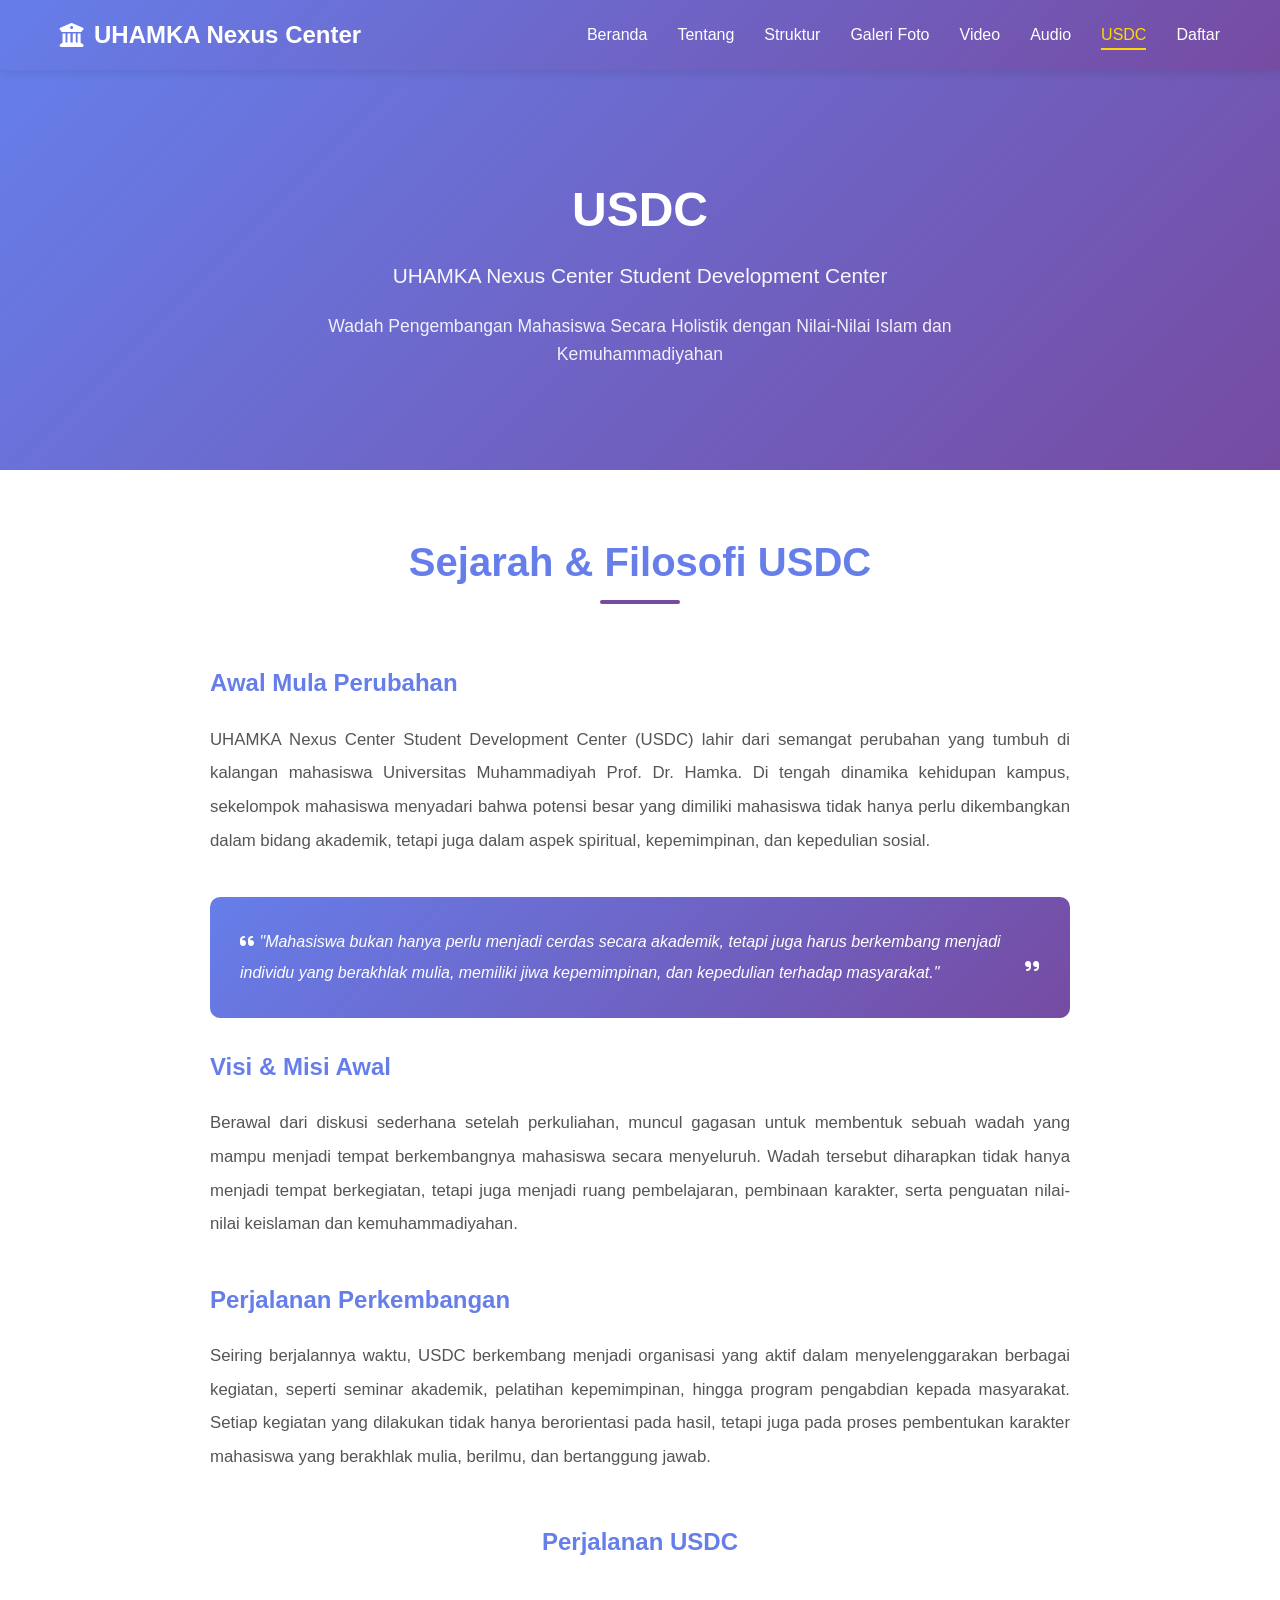
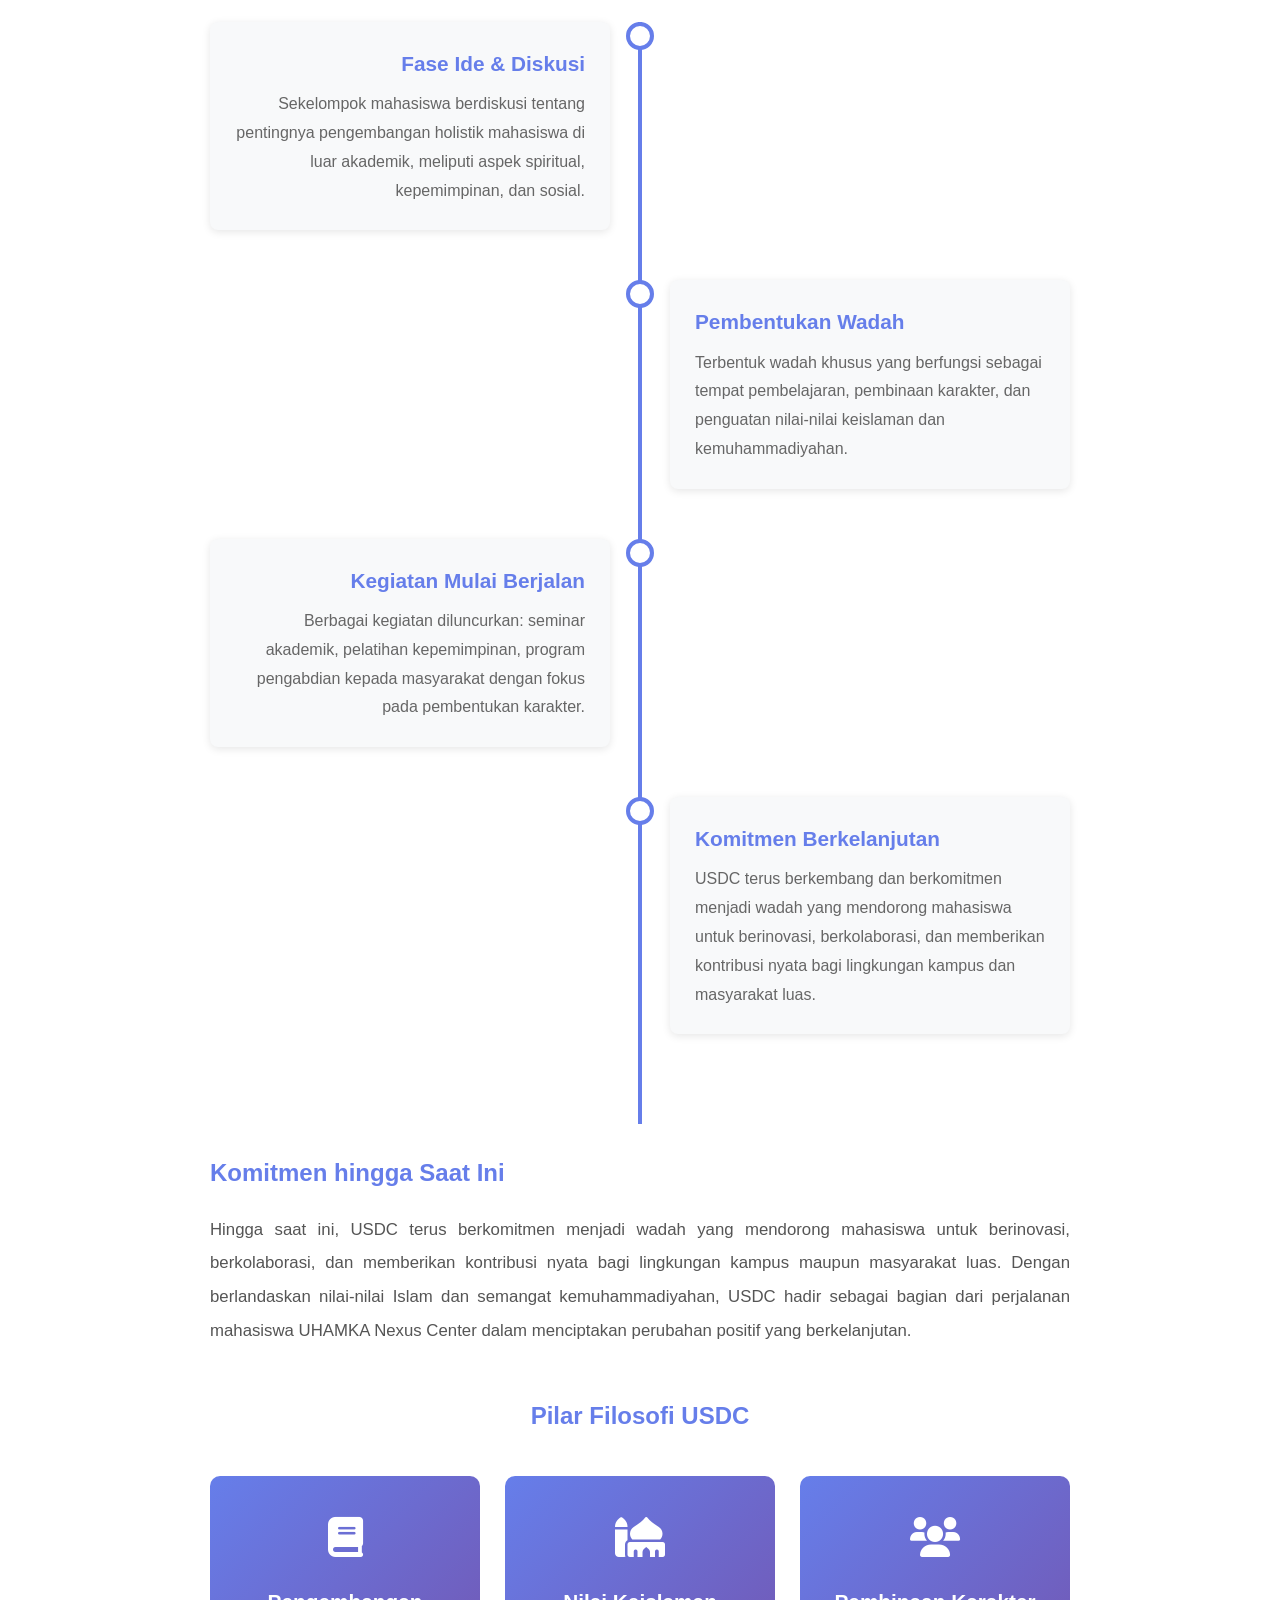
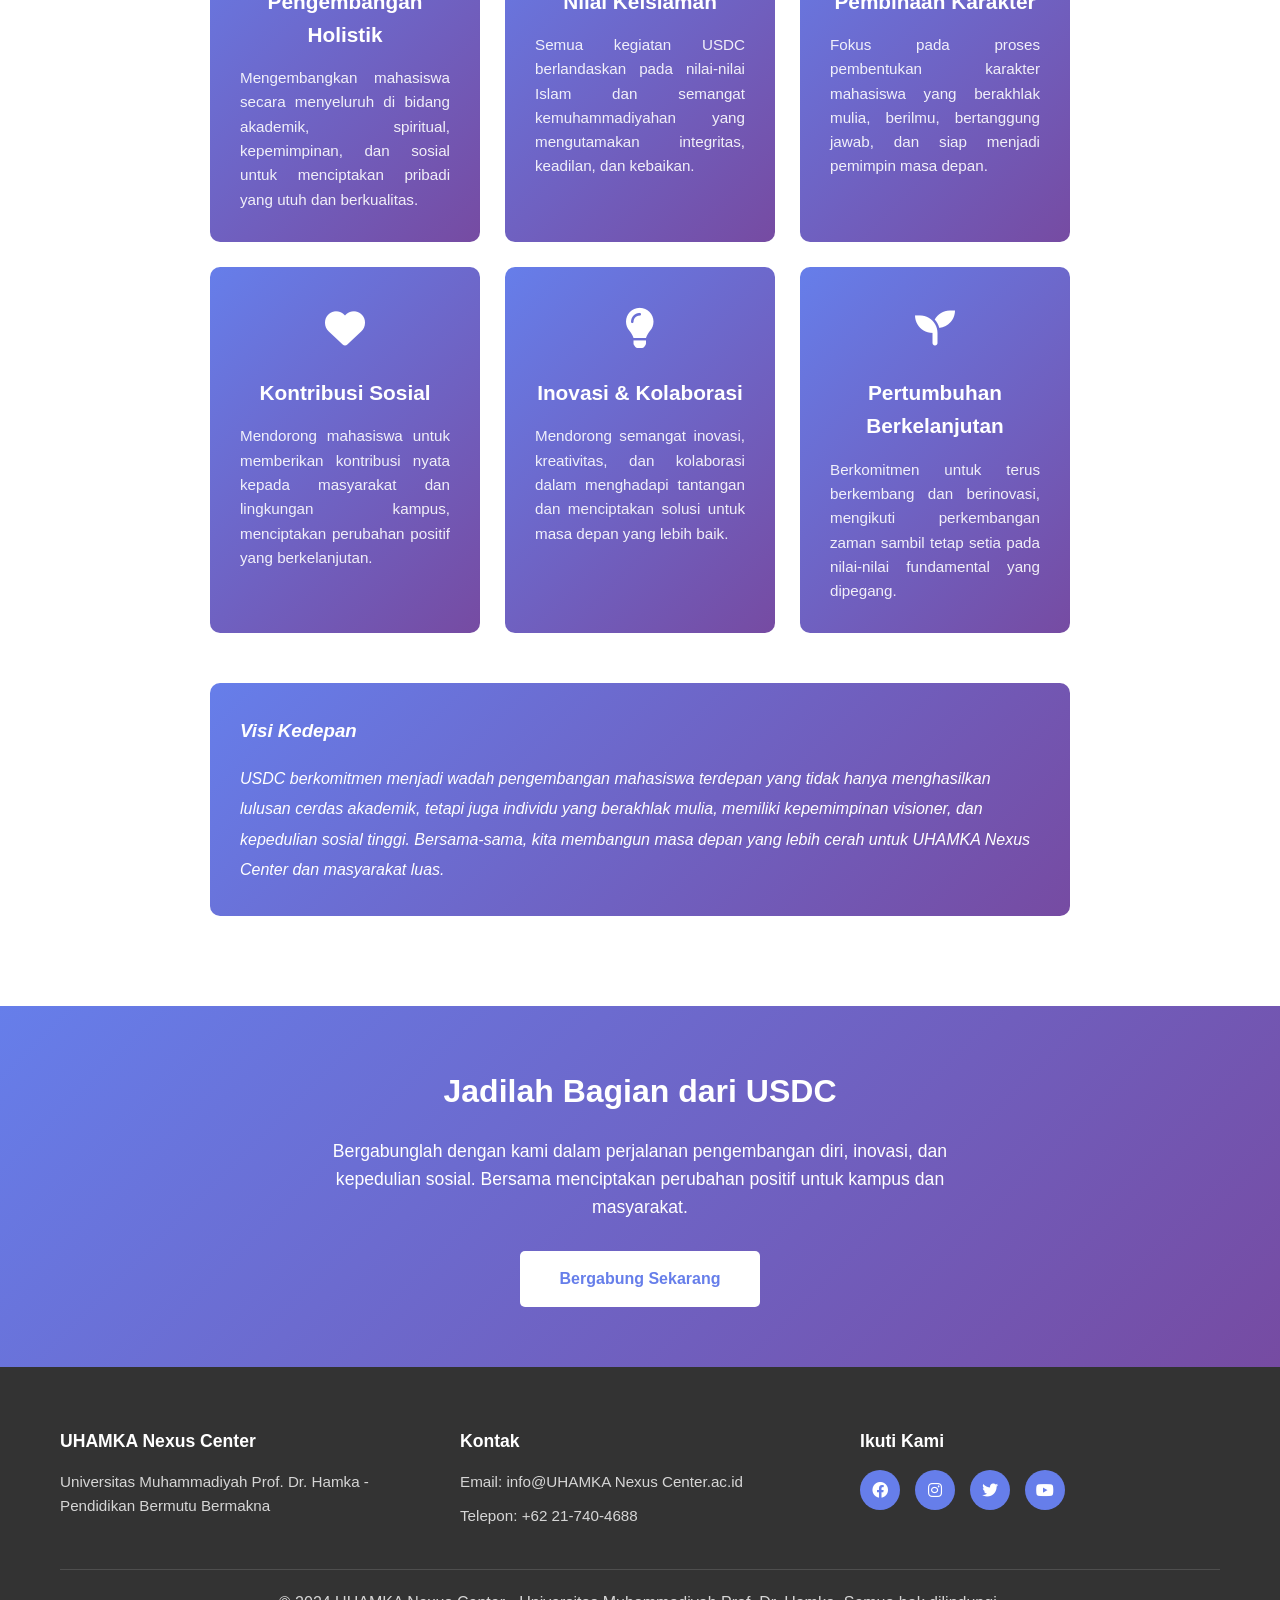
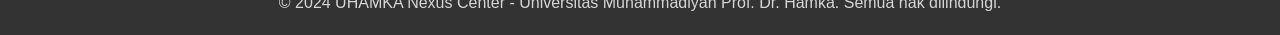
<file: usdc.html>
<!DOCTYPE html>
<html lang="id">
<head>
    <meta charset="UTF-8">
    <meta name="viewport" content="width=device-width, initial-scale=1.0">
    <title>USDC - Sejarah & Filosofi - UHAMKA Nexus Center</title>
    <link rel="stylesheet" href="style.css">
    <link rel="stylesheet" href="https://cdnjs.cloudflare.com/ajax/libs/font-awesome/6.0.0/css/all.min.css">
    <style>
        /* Additional Styles for USDC Page */
        .usdc-hero {
            background: linear-gradient(135deg, #667eea 0%, #764ba2 100%);
            color: white;
            padding: 80px 20px;
            text-align: center;
            min-height: 400px;
            display: flex;
            align-items: center;
            justify-content: center;
        }

        .usdc-hero h1 {
            font-size: 3rem;
            margin-bottom: 10px;
            font-weight: bold;
        }

        .usdc-hero .subtitle {
            font-size: 1.3rem;
            margin-bottom: 5px;
            opacity: 0.95;
        }

        .usdc-hero .description {
            font-size: 1.1rem;
            max-width: 700px;
            margin: 20px auto 0;
            opacity: 0.9;
        }

        /* Sejarah & Filosofi Section */
        .sejarah-filosofi {
            background: white;
            padding: 60px 20px;
        }

        .sejarah-filosofi .section-title {
            text-align: center;
            margin-bottom: 50px;
        }

        .sejarah-filosofi h2 {
            color: #667eea;
            font-size: 2.5rem;
            margin-bottom: 20px;
            position: relative;
            display: inline-block;
        }

        .sejarah-filosofi h2::after {
            content: '';
            position: absolute;
            bottom: -10px;
            left: 50%;
            transform: translateX(-50%);
            width: 80px;
            height: 4px;
            background: #764ba2;
            border-radius: 2px;
        }

        .sejarah-filosofi .container {
            max-width: 900px;
            margin: 0 auto;
        }

        .filosofi-content {
            margin-bottom: 40px;
        }

        .filosofi-content p {
            text-align: justify;
            line-height: 2;
            color: #555;
            margin-bottom: 20px;
            font-size: 1.05rem;
        }

        .filosofi-box {
            background: linear-gradient(135deg, #667eea 0%, #764ba2 100%);
            color: white;
            padding: 30px;
            border-radius: 10px;
            margin: 30px 0;
            font-style: italic;
            line-height: 1.9;
        }

        /* Timeline Sejarah */
        .timeline-sejarah {
            position: relative;
            padding: 20px 0;
        }

        .timeline-sejarah::before {
            content: '';
            position: absolute;
            left: 50%;
            transform: translateX(-50%);
            width: 4px;
            height: 100%;
            background: #667eea;
        }

        .timeline-item-usdc {
            margin-bottom: 50px;
            position: relative;
        }

        .timeline-item-usdc:nth-child(odd) {
            padding-right: calc(50% + 30px);
            text-align: right;
        }

        .timeline-item-usdc:nth-child(even) {
            padding-left: calc(50% + 30px);
            text-align: left;
        }

        .timeline-item-usdc::before {
            content: '';
            position: absolute;
            left: 50%;
            transform: translateX(-50%);
            width: 20px;
            height: 20px;
            background: white;
            border: 4px solid #667eea;
            border-radius: 50%;
            top: 0;
        }

        .timeline-item-usdc .timeline-content {
            background: #f8f9fa;
            padding: 25px;
            border-radius: 8px;
            box-shadow: 0 2px 8px rgba(0, 0, 0, 0.1);
        }

        .timeline-item-usdc .timeline-year {
            font-size: 1.3rem;
            font-weight: bold;
            color: #667eea;
            margin-bottom: 10px;
        }

        .timeline-item-usdc .timeline-text {
            color: #666;
            line-height: 1.8;
        }

        /* Philosophy Cards */
        .philosophy-grid {
            display: grid;
            grid-template-columns: repeat(auto-fit, minmax(250px, 1fr));
            gap: 25px;
            margin: 40px 0;
        }

        .philosophy-card {
            background: linear-gradient(135deg, #667eea 0%, #764ba2 100%);
            color: white;
            padding: 30px;
            border-radius: 10px;
            text-align: center;
            transition: 0.3s;
        }

        .philosophy-card:hover {
            transform: translateY(-10px);
            box-shadow: 0 10px 25px rgba(102, 126, 234, 0.3);
        }

        .philosophy-card .icon {
            font-size: 2.5rem;
            margin-bottom: 15px;
        }

        .philosophy-card h3 {
            color: white;
            margin-bottom: 15px;
            font-size: 1.3rem;
        }

        .philosophy-card p {
            color: rgba(255, 255, 255, 0.9);
            font-size: 0.95rem;
            text-align: justify;
        }

        /* Responsive Design */
        @media (max-width: 768px) {
            .usdc-hero h1 {
                font-size: 2rem;
            }

            .usdc-hero .subtitle {
                font-size: 1.1rem;
            }

            .sejarah-filosofi h2 {
                font-size: 1.8rem;
            }

            .timeline-sejarah::before {
                left: 0;
            }

            .timeline-item-usdc::before {
                left: 0;
                transform: translateX(-10px);
            }

            .timeline-item-usdc:nth-child(odd),
            .timeline-item-usdc:nth-child(even) {
                padding-right: 0;
                padding-left: 40px;
                text-align: left;
            }

            .philosophy-grid {
                grid-template-columns: 1fr;
            }
        }

        @media (max-width: 480px) {
            .usdc-hero {
                padding: 40px 15px;
                min-height: 300px;
            }

            .usdc-hero h1 {
                font-size: 1.5rem;
            }

            .usdc-hero .subtitle {
                font-size: 1rem;
            }

            .usdc-hero .description {
                font-size: 0.95rem;
            }

            .sejarah-filosofi {
                padding: 40px 15px;
            }

            .sejarah-filosofi h2 {
                font-size: 1.4rem;
            }

            .timeline-item-usdc .timeline-content {
                padding: 20px;
            }

            .philosophy-card {
                padding: 20px;
            }

            .philosophy-card h3 {
                font-size: 1.1rem;
            }
        }
    </style>
</head>
<body>
    <!-- Navigation Bar -->
    <nav class="navbar">
        <div class="container">
            <div class="nav-brand">
                <i class="fas fa-university"></i>
                <span>UHAMKA Nexus Center</span>
            </div>
            <button class="menu-toggle" id="menuToggle">
                <span></span>
                <span></span>
                <span></span>
            </button>
            <ul class="nav-menu" id="navMenu">
                <li><a href="index.html">Beranda</a></li>
                <li><a href="tentang.html">Tentang</a></li>
                <li><a href="struktur.html">Struktur</a></li>
                <li><a href="galeri-foto.html">Galeri Foto</a></li>
                <li><a href="galeri-video.html">Video</a></li>
                <li><a href="audio.html">Audio</a></li>
                <li><a href="usdc.html" class="active">USDC</a></li>
                <li><a href="daftar.html">Daftar</a></li>
            </ul>
        </div>
    </nav>

    <!-- USDC Hero Section -->
    <section class="usdc-hero">
        <div class="container">
            <h1>USDC</h1>
            <p class="subtitle">UHAMKA Nexus Center Student Development Center</p>
            <p class="description">Wadah Pengembangan Mahasiswa Secara Holistik dengan Nilai-Nilai Islam dan Kemuhammadiyahan</p>
        </div>
    </section>

    <!-- Main Content -->
    <main>
        <!-- Sejarah & Filosofi Section -->
        <section class="sejarah-filosofi">
            <div class="container">
                <div class="section-title">
                    <h2>Sejarah & Filosofi USDC</h2>
                </div>

                <!-- Pendahuluan -->
                <div class="filosofi-content">
                    <h3 style="color: #667eea; margin-bottom: 20px; font-size: 1.5rem;">Awal Mula Perubahan</h3>
                    <p>
                        UHAMKA Nexus Center Student Development Center (USDC) lahir dari semangat perubahan yang tumbuh di kalangan mahasiswa Universitas Muhammadiyah Prof. Dr. Hamka. Di tengah dinamika kehidupan kampus, sekelompok mahasiswa menyadari bahwa potensi besar yang dimiliki mahasiswa tidak hanya perlu dikembangkan dalam bidang akademik, tetapi juga dalam aspek spiritual, kepemimpinan, dan kepedulian sosial.
                    </p>
                </div>

                <!-- Filosofi Box -->
                <div class="filosofi-box">
                    <i class="fas fa-quote-left"></i>
                    "Mahasiswa bukan hanya perlu menjadi cerdas secara akademik, tetapi juga harus berkembang menjadi individu yang berakhlak mulia, memiliki jiwa kepemimpinan, dan kepedulian terhadap masyarakat."
                    <i class="fas fa-quote-right" style="float: right;"></i>
                </div>

                <!-- Visi Awal -->
                <div class="filosofi-content">
                    <h3 style="color: #667eea; margin-bottom: 20px; font-size: 1.5rem;">Visi & Misi Awal</h3>
                    <p>
                        Berawal dari diskusi sederhana setelah perkuliahan, muncul gagasan untuk membentuk sebuah wadah yang mampu menjadi tempat berkembangnya mahasiswa secara menyeluruh. Wadah tersebut diharapkan tidak hanya menjadi tempat berkegiatan, tetapi juga menjadi ruang pembelajaran, pembinaan karakter, serta penguatan nilai-nilai keislaman dan kemuhammadiyahan.
                    </p>
                </div>

                <!-- Perkembangan -->
                <div class="filosofi-content">
                    <h3 style="color: #667eea; margin-bottom: 20px; font-size: 1.5rem;">Perjalanan Perkembangan</h3>
                    <p>
                        Seiring berjalannya waktu, USDC berkembang menjadi organisasi yang aktif dalam menyelenggarakan berbagai kegiatan, seperti seminar akademik, pelatihan kepemimpinan, hingga program pengabdian kepada masyarakat. Setiap kegiatan yang dilakukan tidak hanya berorientasi pada hasil, tetapi juga pada proses pembentukan karakter mahasiswa yang berakhlak mulia, berilmu, dan bertanggung jawab.
                    </p>
                </div>

                <!-- Timeline -->
                <div style="margin: 50px 0;">
                    <h3 style="color: #667eea; margin-bottom: 40px; font-size: 1.5rem; text-align: center;">Perjalanan USDC</h3>
                    <div class="timeline-sejarah">
                        <div class="timeline-item-usdc">
                            <div class="timeline-content">
                                <div class="timeline-year">Fase Ide & Diskusi</div>
                                <div class="timeline-text">
                                    Sekelompok mahasiswa berdiskusi tentang pentingnya pengembangan holistik mahasiswa di luar akademik, meliputi aspek spiritual, kepemimpinan, dan sosial.
                                </div>
                            </div>
                        </div>

                        <div class="timeline-item-usdc">
                            <div class="timeline-content">
                                <div class="timeline-year">Pembentukan Wadah</div>
                                <div class="timeline-text">
                                    Terbentuk wadah khusus yang berfungsi sebagai tempat pembelajaran, pembinaan karakter, dan penguatan nilai-nilai keislaman dan kemuhammadiyahan.
                                </div>
                            </div>
                        </div>

                        <div class="timeline-item-usdc">
                            <div class="timeline-content">
                                <div class="timeline-year">Kegiatan Mulai Berjalan</div>
                                <div class="timeline-text">
                                    Berbagai kegiatan diluncurkan: seminar akademik, pelatihan kepemimpinan, program pengabdian kepada masyarakat dengan fokus pada pembentukan karakter.
                                </div>
                            </div>
                        </div>

                        <div class="timeline-item-usdc">
                            <div class="timeline-content">
                                <div class="timeline-year">Komitmen Berkelanjutan</div>
                                <div class="timeline-text">
                                    USDC terus berkembang dan berkomitmen menjadi wadah yang mendorong mahasiswa untuk berinovasi, berkolaborasi, dan memberikan kontribusi nyata bagi lingkungan kampus dan masyarakat luas.
                                </div>
                            </div>
                        </div>
                    </div>
                </div>

                <!-- Komitmen Hari Ini -->
                <div class="filosofi-content">
                    <h3 style="color: #667eea; margin-bottom: 20px; font-size: 1.5rem;">Komitmen hingga Saat Ini</h3>
                    <p>
                        Hingga saat ini, USDC terus berkomitmen menjadi wadah yang mendorong mahasiswa untuk berinovasi, berkolaborasi, dan memberikan kontribusi nyata bagi lingkungan kampus maupun masyarakat luas. Dengan berlandaskan nilai-nilai Islam dan semangat kemuhammadiyahan, USDC hadir sebagai bagian dari perjalanan mahasiswa UHAMKA Nexus Center dalam menciptakan perubahan positif yang berkelanjutan.
                    </p>
                </div>

                <!-- Filosofi Utama -->
                <div style="margin: 50px 0;">
                    <h3 style="color: #667eea; margin-bottom: 40px; font-size: 1.5rem; text-align: center;">Pilar Filosofi USDC</h3>
                    <div class="philosophy-grid">
                        <div class="philosophy-card">
                            <div class="icon">
                                <i class="fas fa-book"></i>
                            </div>
                            <h3>Pengembangan Holistik</h3>
                            <p>Mengembangkan mahasiswa secara menyeluruh di bidang akademik, spiritual, kepemimpinan, dan sosial untuk menciptakan pribadi yang utuh dan berkualitas.</p>
                        </div>

                        <div class="philosophy-card">
                            <div class="icon">
                                <i class="fas fa-mosque"></i>
                            </div>
                            <h3>Nilai Keislaman</h3>
                            <p>Semua kegiatan USDC berlandaskan pada nilai-nilai Islam dan semangat kemuhammadiyahan yang mengutamakan integritas, keadilan, dan kebaikan.</p>
                        </div>

                        <div class="philosophy-card">
                            <div class="icon">
                                <i class="fas fa-users"></i>
                            </div>
                            <h3>Pembinaan Karakter</h3>
                            <p>Fokus pada proses pembentukan karakter mahasiswa yang berakhlak mulia, berilmu, bertanggung jawab, dan siap menjadi pemimpin masa depan.</p>
                        </div>

                        <div class="philosophy-card">
                            <div class="icon">
                                <i class="fas fa-heart"></i>
                            </div>
                            <h3>Kontribusi Sosial</h3>
                            <p>Mendorong mahasiswa untuk memberikan kontribusi nyata kepada masyarakat dan lingkungan kampus, menciptakan perubahan positif yang berkelanjutan.</p>
                        </div>

                        <div class="philosophy-card">
                            <div class="icon">
                                <i class="fas fa-lightbulb"></i>
                            </div>
                            <h3>Inovasi & Kolaborasi</h3>
                            <p>Mendorong semangat inovasi, kreativitas, dan kolaborasi dalam menghadapi tantangan dan menciptakan solusi untuk masa depan yang lebih baik.</p>
                        </div>

                        <div class="philosophy-card">
                            <div class="icon">
                                <i class="fas fa-seedling"></i>
                            </div>
                            <h3>Pertumbuhan Berkelanjutan</h3>
                            <p>Berkomitmen untuk terus berkembang dan berinovasi, mengikuti perkembangan zaman sambil tetap setia pada nilai-nilai fundamental yang dipegang.</p>
                        </div>
                    </div>
                </div>

                <!-- Penutup -->
                <div class="filosofi-box" style="margin-top: 50px;">
                    <h3 style="color: white; margin-bottom: 15px;">Visi Kedepan</h3>
                    <p style="margin: 0;">
                        USDC berkomitmen menjadi wadah pengembangan mahasiswa terdepan yang tidak hanya menghasilkan lulusan cerdas akademik, tetapi juga individu yang berakhlak mulia, memiliki kepemimpinan visioner, dan kepedulian sosial tinggi. Bersama-sama, kita membangun masa depan yang lebih cerah untuk UHAMKA Nexus Center dan masyarakat luas.
                    </p>
                </div>
            </div>
        </section>

        <!-- CTA Section -->
        <section style="background: linear-gradient(135deg, #667eea 0%, #764ba2 100%); color: white; padding: 60px 20px; text-align: center;">
            <div class="container">
                <h2 style="color: white; margin-bottom: 20px; font-size: 2rem;">Jadilah Bagian dari USDC</h2>
                <p style="font-size: 1.1rem; margin-bottom: 30px; max-width: 700px; margin-left: auto; margin-right: auto;">
                    Bergabunglah dengan kami dalam perjalanan pengembangan diri, inovasi, dan kepedulian sosial. Bersama menciptakan perubahan positif untuk kampus dan masyarakat.
                </p>
                <a href="daftar.html" class="btn btn-primary" style="background: white; color: #667eea; padding: 15px 40px; text-decoration: none; border-radius: 5px; font-weight: bold; display: inline-block; transition: 0.3s;">
                    Bergabung Sekarang
                </a>
            </div>
        </section>
    </main>

    <!-- Footer -->
    <footer class="footer">
        <div class="container">
            <div class="footer-content">
                <div class="footer-section">
                    <h4>UHAMKA Nexus Center</h4>
                    <p>Universitas Muhammadiyah Prof. Dr. Hamka - Pendidikan Bermutu Bermakna</p>
                </div>
                <div class="footer-section">
                    <h4>Kontak</h4>
                    <p>Email: info@UHAMKA Nexus Center.ac.id</p>
                    <p>Telepon: +62 21-740-4688</p>
                </div>
                <div class="footer-section">
                    <h4>Ikuti Kami</h4>
                    <div class="social-links">
                        <a href="#"><i class="fab fa-facebook"></i></a>
                        <a href="#"><i class="fab fa-instagram"></i></a>
                        <a href="#"><i class="fab fa-twitter"></i></a>
                        <a href="#"><i class="fab fa-youtube"></i></a>
                    </div>
                </div>
            </div>
            <div class="footer-bottom">
                <p>&copy; 2024 UHAMKA Nexus Center - Universitas Muhammadiyah Prof. Dr. Hamka. Semua hak dilindungi.</p>
            </div>
        </div>
    </footer>

    <script src="script.js"></script>
</body>
</html>
</file>
<file: style.css>
/* ===== Global Styles ===== */
* {
    margin: 0;
    padding: 0;
    box-sizing: border-box;
}

body {
    font-family: 'Segoe UI', Tahoma, Geneva, Verdana, sans-serif;
    line-height: 1.6;
    color: #333;
}

.container {
    max-width: 1200px;
    margin: 0 auto;
    padding: 0 20px;
}

/* ===== Navigation Bar ===== */
.navbar {
    background: linear-gradient(135deg, #667eea 0%, #764ba2 100%);
    padding: 0;
    position: sticky;
    top: 0;
    z-index: 1000;
    box-shadow: 0 2px 10px rgba(0,0,0,0.1);
}

.navbar .container {
    display: flex;
    justify-content: space-between;
    align-items: center;
    padding: 1rem 20px;
}

.nav-brand {
    color: white;
    font-size: 1.5rem;
    font-weight: bold;
    display: flex;
    align-items: center;
    gap: 10px;
}

.nav-menu {
    display: flex;
    list-style: none;
    gap: 30px;
}

.nav-menu a {
    color: white;
    text-decoration: none;
    transition: 0.3s;
    font-weight: 500;
}

.nav-menu a:hover,
.nav-menu a.active {
    color: #ffd700;
    border-bottom: 2px solid #ffd700;
    padding-bottom: 5px;
}

.nav-item {
    position: relative;
}

.dropdown .dropbtn {
    display: inline-flex;
    align-items: center;
    gap: 6px;
}

.dropdown-menu {
    display: none;
    position: absolute;
    top: calc(100% + 10px);
    left: 0;
    min-width: 220px;
    background: linear-gradient(180deg, rgba(102,126,234,0.95) 0%, rgba(118,75,162,0.95) 100%);
    border-radius: 12px;
    box-shadow: 0 12px 30px rgba(0,0,0,0.18);
    padding: 10px 0;
    z-index: 1001;
}

.dropdown-menu li {
    list-style: none;
}

.dropdown-menu a {
    display: block;
    padding: 12px 20px;
    color: white;
    border-bottom: none;
    font-weight: 500;
}

.dropdown-menu a:hover {
    background: rgba(255,255,255,0.1);
    color: #ffd700;
}

.dropdown-menu.active {
    display: block;
}

.menu-toggle {
    display: none;
    flex-direction: column;
    background: none;
    border: none;
    cursor: pointer;
    gap: 5px;
}

.menu-toggle span {
    width: 25px;
    height: 3px;
    background: white;
    border-radius: 2px;
}

/* ===== Hero Section ===== */
.hero {
    background: linear-gradient(135deg, #667eea 0%, #764ba2 100%);
    color: white;
    padding: 120px 20px;
    text-align: center;
    min-height: 500px;
    display: flex;
    align-items: center;
    justify-content: center;
}

.hero-content h1 {
    font-size: 3rem;
    margin-bottom: 20px;
    text-shadow: 2px 2px 4px rgba(0,0,0,0.3);
}

.hero-content p {
    font-size: 1.3rem;
    margin-bottom: 10px;
}

.hero-content .tagline {
    font-size: 1.1rem;
    margin-bottom: 30px;
    opacity: 0.9;
}

/* ===== Buttons ===== */
.btn {
    display: inline-block;
    padding: 12px 30px;
    border-radius: 5px;
    text-decoration: none;
    font-weight: bold;
    transition: 0.3s;
    border: none;
    cursor: pointer;
    font-size: 1rem;
}

.btn-primary {
    background: #ffd700;
    color: #333;
}

.btn-primary:hover {
    background: #ffed4e;
    transform: translateY(-2px);
    box-shadow: 0 5px 15px rgba(255, 215, 0, 0.4);
}

.btn-secondary {
    background: #667eea;
    color: white;
}

.btn-secondary:hover {
    background: #5568d3;
}

/* ===== Features Section ===== */
.features {
    padding: 80px 20px;
    background: #f8f9fa;
}

.features h2 {
    text-align: center;
    font-size: 2.5rem;
    margin-bottom: 50px;
    color: #333;
}

.features-grid {
    display: grid;
    grid-template-columns: repeat(auto-fit, minmax(300px, 1fr));
    gap: 40px;
}

.feature-card {
    background: white;
    padding: 40px 30px;
    border-radius: 10px;
    text-align: center;
    box-shadow: 0 5px 15px rgba(0,0,0,0.1);
    transition: 0.3s;
}

.feature-card:hover {
    transform: translateY(-10px);
    box-shadow: 0 10px 25px rgba(0,0,0,0.2);
}

.feature-card i {
    font-size: 3rem;
    color: #667eea;
    margin-bottom: 20px;
}

.feature-card h3 {
    margin: 20px 0;
    font-size: 1.5rem;
}

/* ===== Statistics Section ===== */
.statistics {
    background: linear-gradient(135deg, #667eea 0%, #764ba2 100%);
    color: white;
    padding: 60px 20px;
    display: grid;
    grid-template-columns: repeat(auto-fit, minmax(200px, 1fr));
    gap: 40px;
    text-align: center;
}

.stat h3 {
    font-size: 2.5rem;
    margin-bottom: 10px;
}

.stat p {
    font-size: 1.1rem;
    opacity: 0.9;
}

/* ===== General Content Pages ===== */
.page-header {
    background: linear-gradient(135deg, #667eea 0%, #764ba2 100%);
    color: white;
    padding: 60px 20px;
    text-align: center;
    margin-top: 70px;
}

.page-header h1 {
    font-size: 2.5rem;
}

.content-section {
    padding: 60px 20px;
}

.content-section h2 {
    margin-bottom: 30px;
    font-size: 2rem;
    color: #333;
}

/* ===== Organizational Structure ===== */
.org-chart {
    background: white;
    padding: 40px;
    border-radius: 10px;
    box-shadow: 0 5px 15px rgba(0,0,0,0.1);
    overflow-x: auto;
}

table {
    width: 100%;
    border-collapse: collapse;
    margin-top: 20px;
}

table th,
table td {
    padding: 15px;
    text-align: left;
    border-bottom: 1px solid #ddd;
}

table th {
    background: #667eea;
    color: white;
    font-weight: bold;
}

table tr:hover {
    background: #f5f5f5;
}

/* ===== Gallery ===== */
.gallery-grid {
    display: grid;
    grid-template-columns: repeat(auto-fill, minmax(250px, 1fr));
    gap: 30px;
    margin-top: 30px;
}

.gallery-item {
    position: relative;
    overflow: hidden;
    border-radius: 10px;
    box-shadow: 0 5px 15px rgba(0,0,0,0.1);
    transition: 0.3s;
    cursor: pointer;
}

.gallery-item:hover {
    transform: scale(1.05);
    box-shadow: 0 10px 25px rgba(0,0,0,0.2);
}

.gallery-item img,
.gallery-item video {
    width: 100%;
    height: 250px;
    object-fit: cover;
    display: block;
}

.gallery-item .overlay {
    position: absolute;
    top: 0;
    left: 0;
    right: 0;
    bottom: 0;
    background: rgba(0,0,0,0.5);
    display: flex;
    align-items: center;
    justify-content: center;
    opacity: 0;
    transition: 0.3s;
}

.gallery-item:hover .overlay {
    opacity: 1;
}

.overlay i {
    font-size: 2.5rem;
    color: white;
}

/* ===== Audio Player ===== */
.audio-list {
    list-style: none;
    margin-top: 30px;
}

.audio-item {
    background: white;
    padding: 20px;
    margin-bottom: 20px;
    border-radius: 10px;
    box-shadow: 0 3px 10px rgba(0,0,0,0.1);
    border-left: 5px solid #667eea;
}

.audio-item h3 {
    margin-bottom: 10px;
    color: #333;
}

.audio-item p {
    color: #666;
    margin-bottom: 15px;
    font-size: 0.9rem;
}

audio {
    width: 100%;
    margin-top: 10px;
}

/* ===== Form Styles ===== */
.form-container {
    background: white;
    padding: 40px;
    border-radius: 10px;
    box-shadow: 0 5px 15px rgba(0,0,0,0.1);
    max-width: 600px;
    margin: 0 auto;
}

.form-group {
    margin-bottom: 25px;
}

label {
    display: block;
    margin-bottom: 8px;
    font-weight: bold;
    color: #333;
}

input,
select,
textarea {
    width: 100%;
    padding: 12px;
    border: 1px solid #ddd;
    border-radius: 5px;
    font-size: 1rem;
    font-family: inherit;
    transition: 0.3s;
}

input:focus,
select:focus,
textarea:focus {
    outline: none;
    border-color: #667eea;
    box-shadow: 0 0 5px rgba(102, 126, 234, 0.3);
}

textarea {
    resize: vertical;
    min-height: 120px;
}

.form-group.checkbox {
    display: flex;
    gap: 10px;
}

.form-group.checkbox input {
    width: auto;
    margin-top: 3px;
}

.form-submit {
    width: 100%;
    padding: 12px;
    background: #667eea;
    color: white;
    border: none;
    border-radius: 5px;
    font-size: 1rem;
    font-weight: bold;
    cursor: pointer;
    transition: 0.3s;
}

.form-submit:hover {
    background: #5568d3;
}

/* ===== Footer ===== */
.footer {
    background: #333;
    color: white;
    padding: 60px 20px 20px;
}

.footer-content {
    display: grid;
    grid-template-columns: repeat(auto-fit, minmax(250px, 1fr));
    gap: 40px;
    margin-bottom: 30px;
}

.footer-section h4 {
    margin-bottom: 15px;
    font-size: 1.1rem;
}

.footer-section p {
    font-size: 0.95rem;
    opacity: 0.8;
    margin-bottom: 10px;
}

.social-links {
    display: flex;
    gap: 15px;
}

.social-links a {
    display: inline-block;
    width: 40px;
    height: 40px;
    background: #667eea;
    border-radius: 50%;
    display: flex;
    align-items: center;
    justify-content: center;
    color: white;
    text-decoration: none;
    transition: 0.3s;
}

.social-links a:hover {
    background: #764ba2;
    transform: translateY(-3px);
}

.footer-bottom {
    text-align: center;
    padding-top: 20px;
    border-top: 1px solid #555;
    opacity: 0.8;
}

/* ===== Modal Styles ===== */
.modal {
    display: none;
    position: fixed;
    z-index: 2000;
    left: 0;
    top: 0;
    width: 100%;
    height: 100%;
    background-color: rgba(0,0,0,0.6);
    animation: fadeIn 0.3s;
}

.modal-content {
    background-color: #fefefe;
    margin: 50px auto;
    padding: 30px;
    border-radius: 10px;
    max-width: 900px;
    max-height: 90vh;
    overflow-y: auto;
    animation: slideDown 0.3s;
}

.close {
    color: #aaa;
    float: right;
    font-size: 2rem;
    font-weight: bold;
    cursor: pointer;
    transition: 0.3s;
}

.close:hover {
    color: #000;
}

@keyframes fadeIn {
    from { opacity: 0; }
    to { opacity: 1; }
}

@keyframes slideDown {
    from { transform: translateY(-50px); opacity: 0; }
    to { transform: translateY(0); opacity: 1; }
}

/* ===== Responsive Design - Mobile ===== */
@media (max-width: 768px) {
    .nav-menu {
        display: none;
        position: absolute;
        top: 70px;
        left: 0;
        right: 0;
        background: linear-gradient(135deg, #667eea 0%, #764ba2 100%);
        flex-direction: column;
        gap: 0;
        border-top: 2px solid #ffd700;
        width: 100%;
    }

    .nav-menu.active {
        display: flex;
    }

    .nav-menu li {
        padding: 15px 20px;
    }

    .nav-menu a {
        border-bottom: none;
    }

    .menu-toggle {
        display: flex;
    }

    .hero-content h1 {
        font-size: 2rem;
    }

    .hero-content p {
        font-size: 1rem;
    }

    .hero {
        padding: 80px 20px;
        min-height: 300px;
    }

    .features h2 {
        font-size: 1.8rem;
    }

    .features-grid {
        grid-template-columns: 1fr;
        gap: 20px;
    }

    .feature-card {
        padding: 25px 20px;
    }

    .feature-card i {
        font-size: 2rem;
    }

    .statistics {
        grid-template-columns: repeat(2, 1fr);
        gap: 20px;
        padding: 40px 20px;
    }

    .stat h3 {
        font-size: 1.8rem;
    }

    .stat p {
        font-size: 0.9rem;
    }

    .page-header {
        padding: 40px 20px;
        margin-top: 60px;
    }

    .page-header h1 {
        font-size: 1.8rem;
    }

    .content-section {
        padding: 40px 20px;
    }

    .content-section h2 {
        font-size: 1.5rem;
    }

    .gallery-grid {
        grid-template-columns: repeat(auto-fill, minmax(150px, 1fr));
        gap: 15px;
    }

    .gallery-item img,
    .gallery-item video {
        height: 150px;
    }

    .org-chart {
        padding: 20px;
        overflow-x: auto;
    }

    table th,
    table td {
        padding: 10px 5px;
        font-size: 0.85rem;
    }

    .form-container {
        padding: 25px 20px;
    }

    .footer-content {
        grid-template-columns: 1fr;
        gap: 20px;
    }

    .modal-content {
        margin: 20px;
        max-height: 95vh;
    }
}

/* ===== Extra Small Devices ===== */
@media (max-width: 480px) {
    .nav-brand {
        font-size: 1.2rem;
    }

    .nav-brand span {
        display: none;
    }

    .hero-content h1 {
        font-size: 1.5rem;
    }

    .features h2 {
        font-size: 1.5rem;
        margin-bottom: 30px;
    }

    .statistics {
        grid-template-columns: 1fr;
        gap: 15px;
        padding: 30px 15px;
    }

    .stat h3 {
        font-size: 1.5rem;
    }

    .gallery-grid {
        grid-template-columns: 1fr;
    }

    .gallery-item img,
    .gallery-item video {
        height: 200px;
    }

    .btn {
        padding: 10px 20px;
        font-size: 0.9rem;
    }

    table {
        font-size: 0.8rem;
    }

    table th,
    table td {
        padding: 8px 3px;
    }
}
</file>
